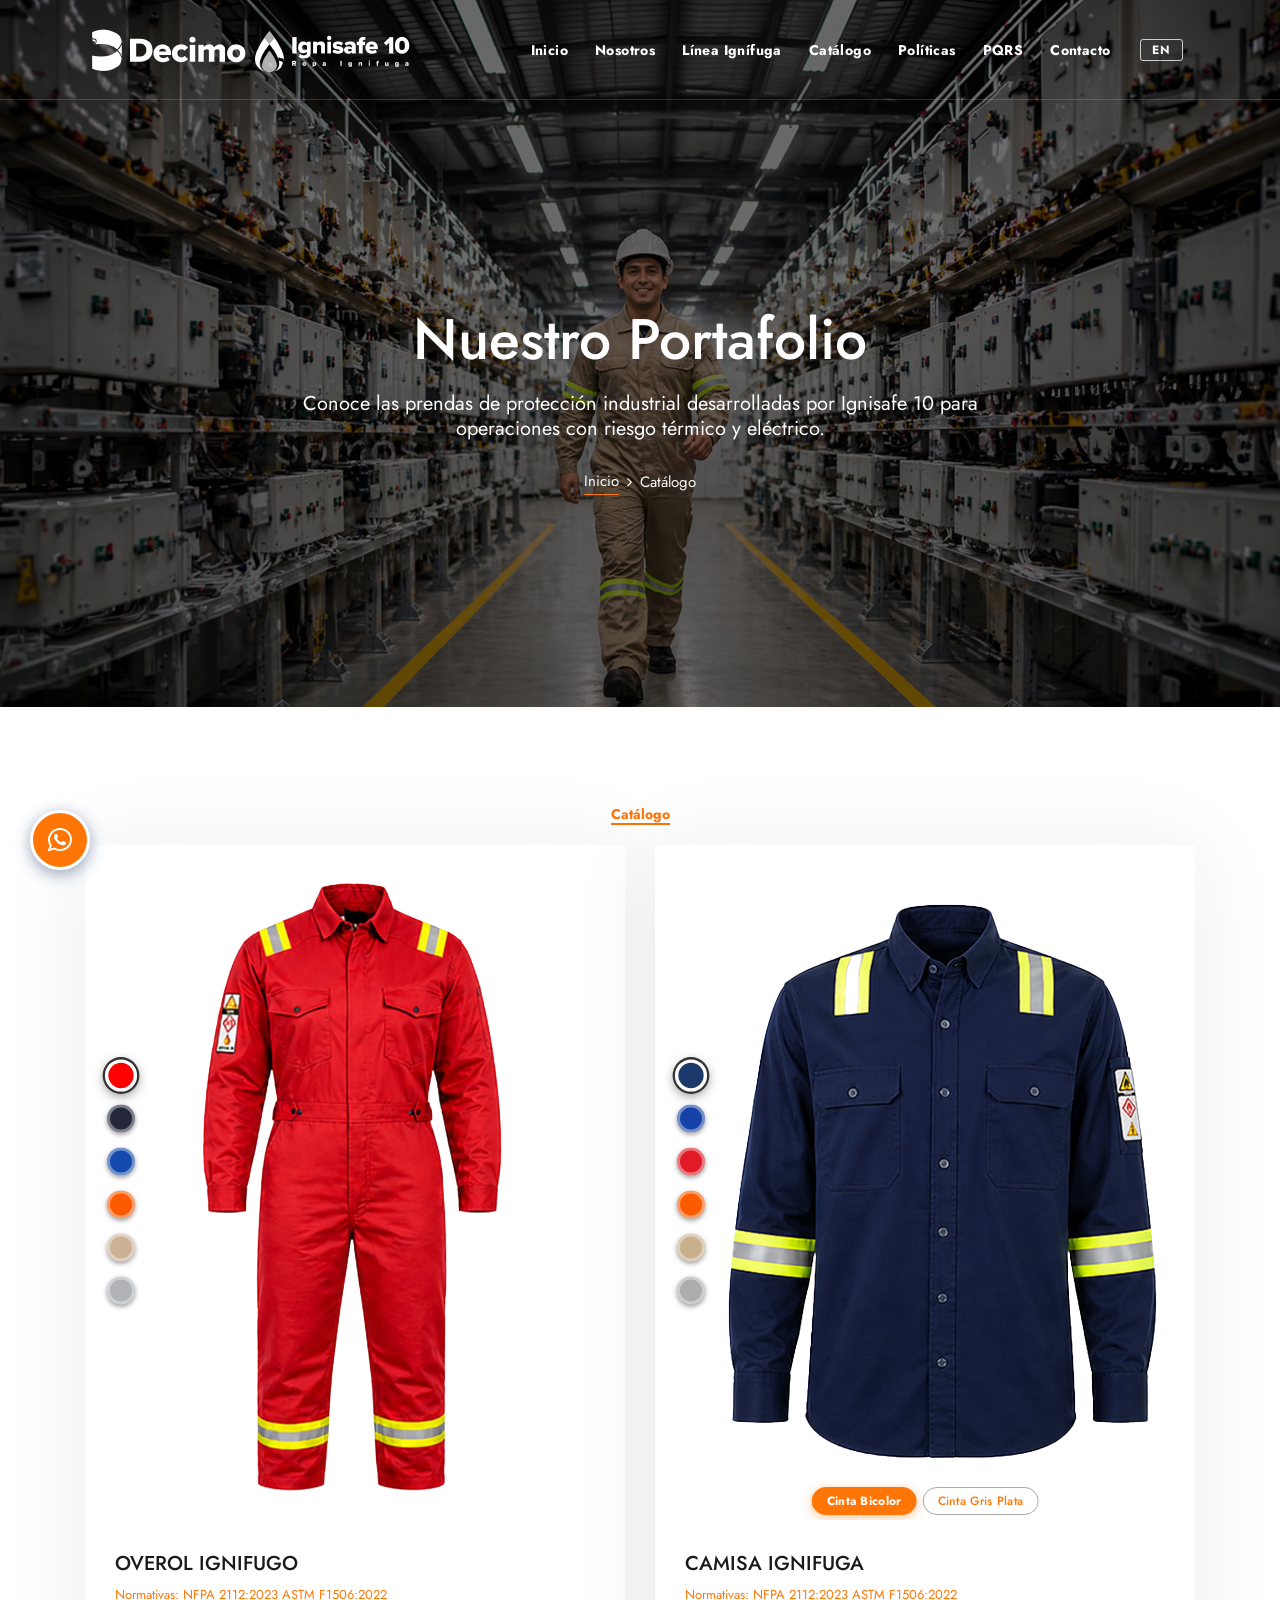
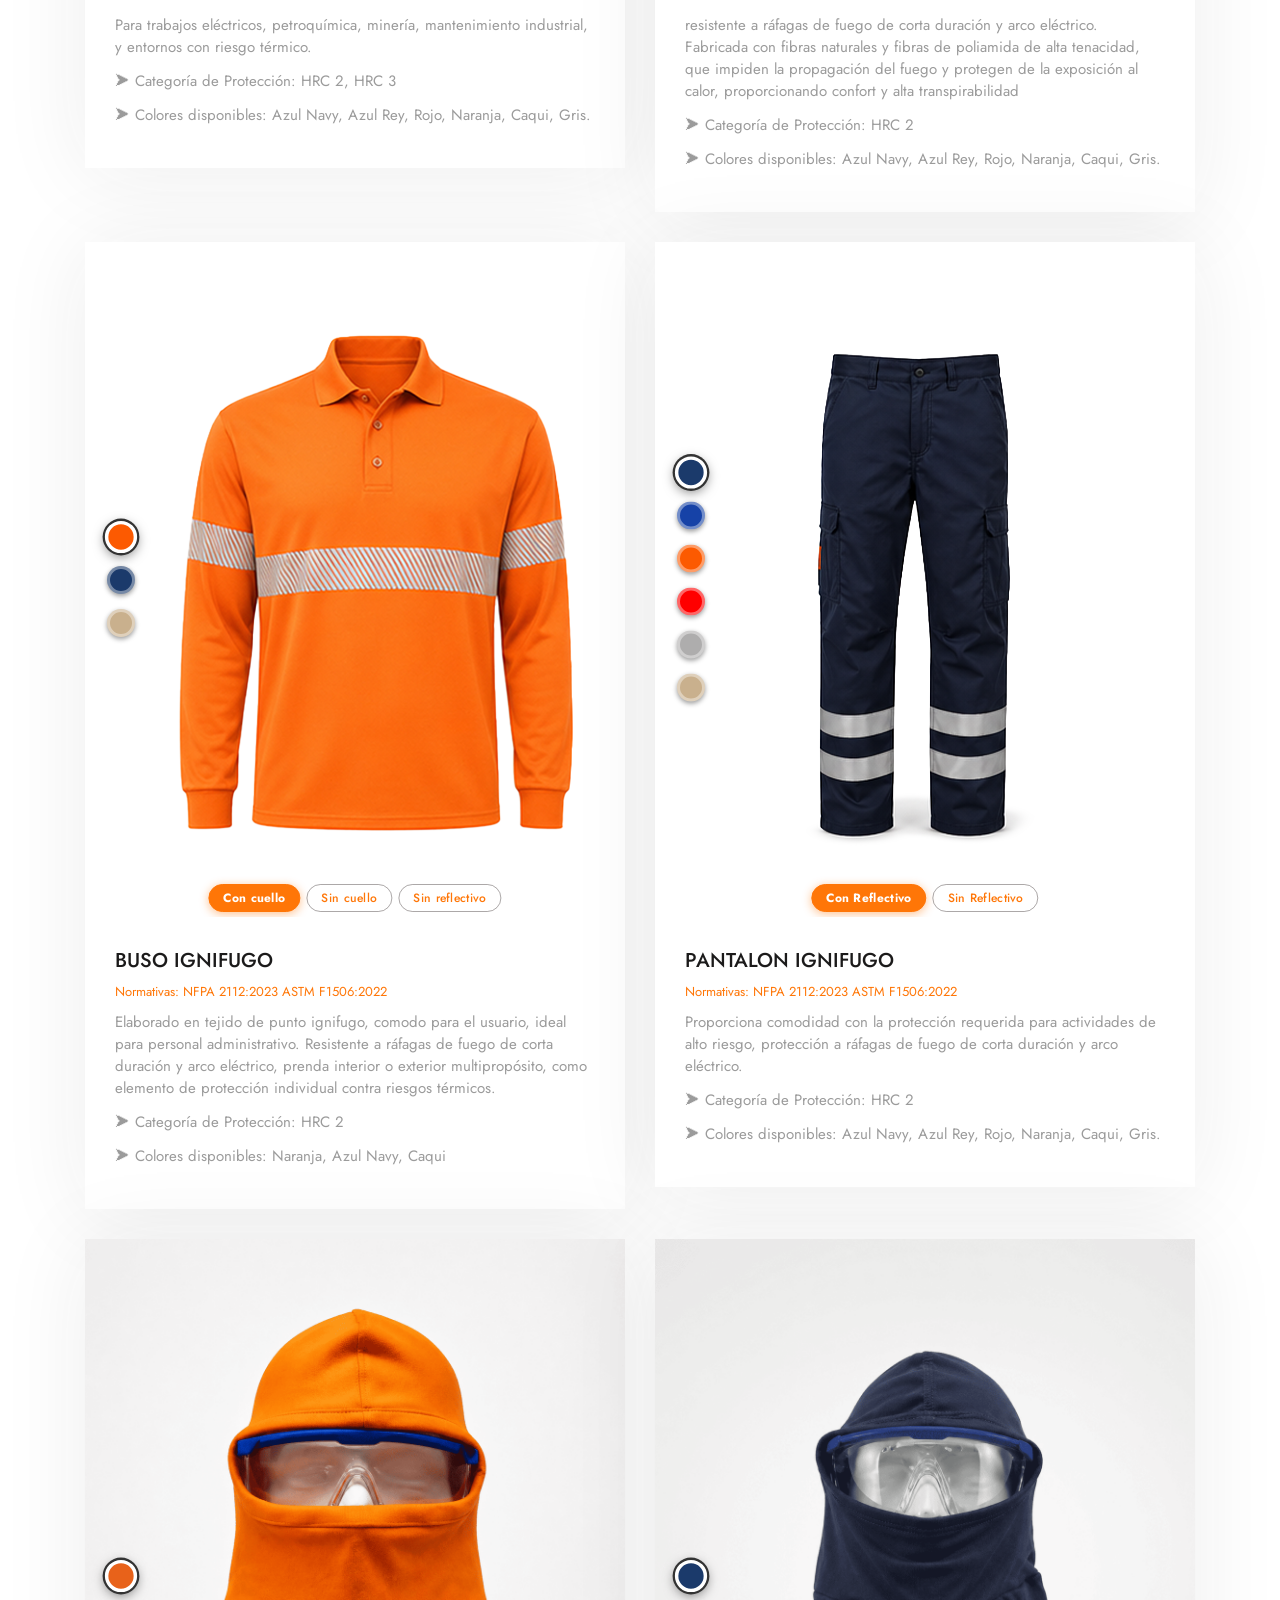
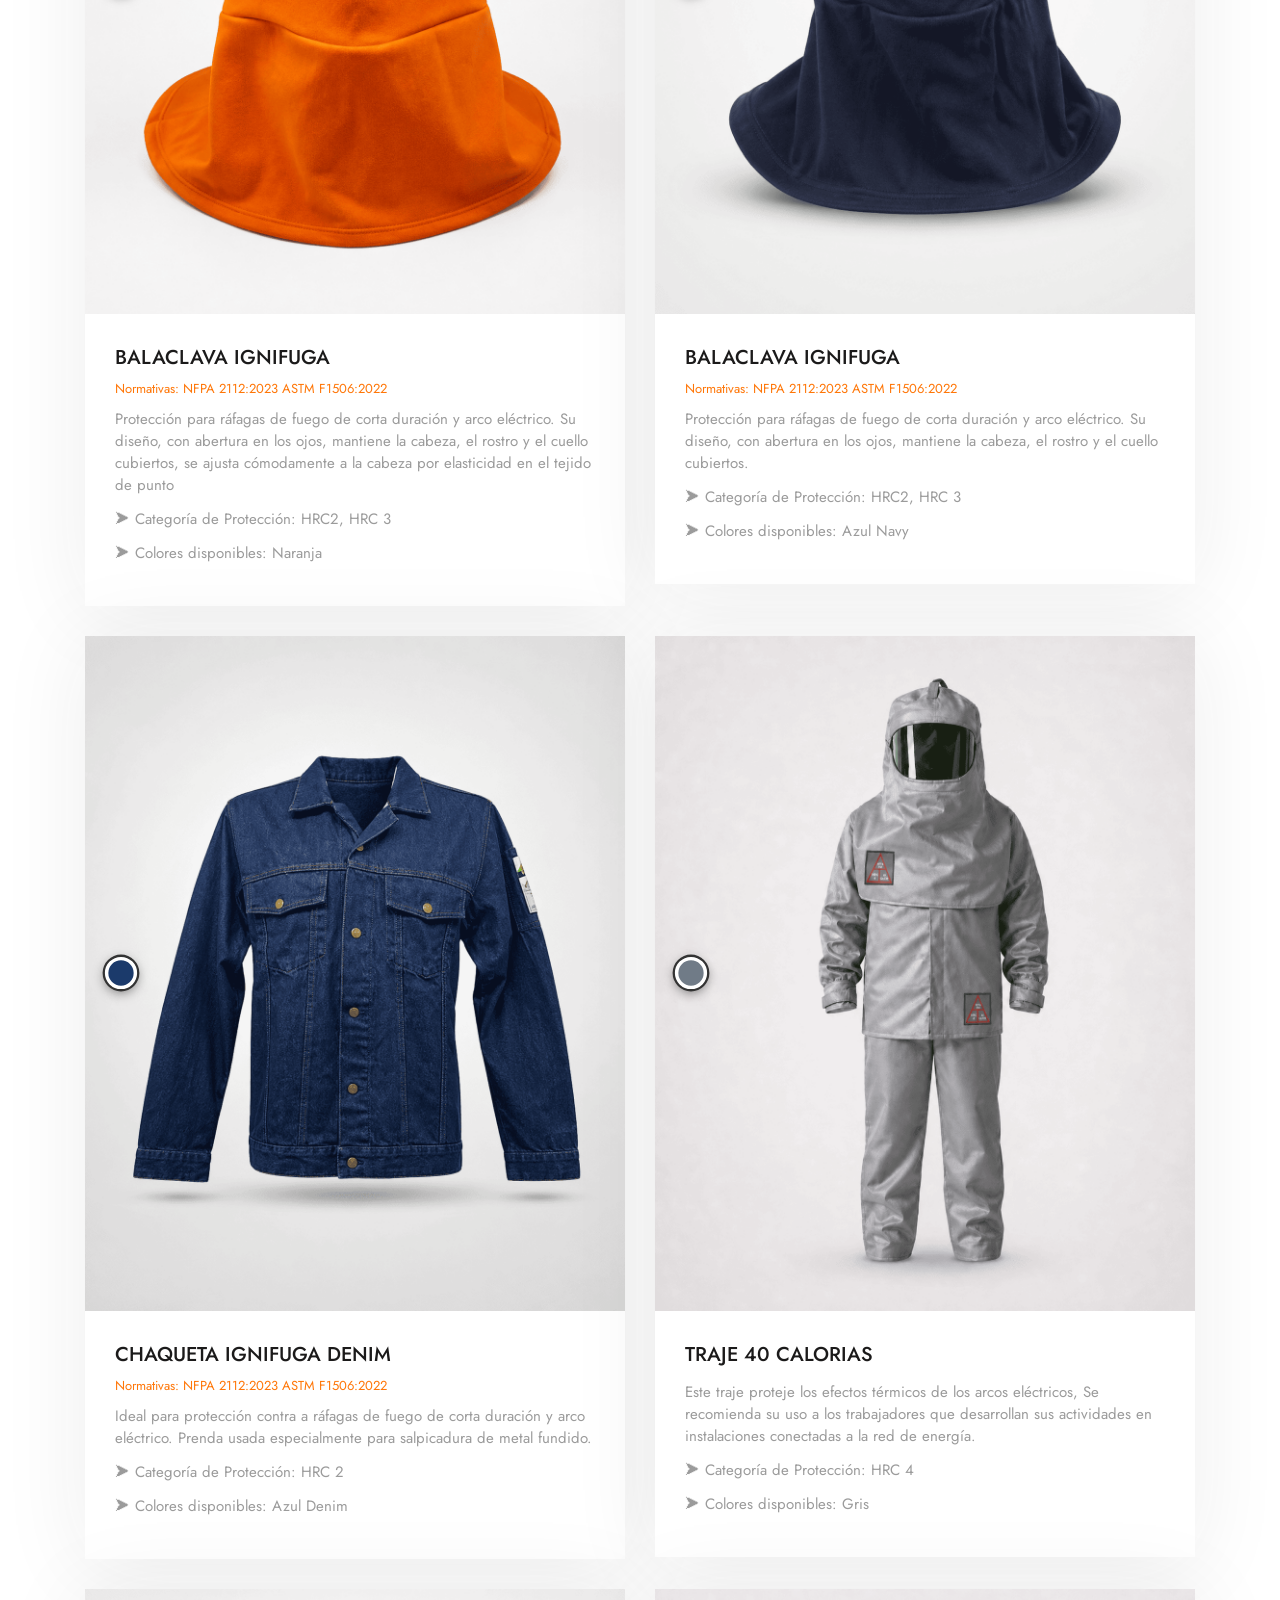
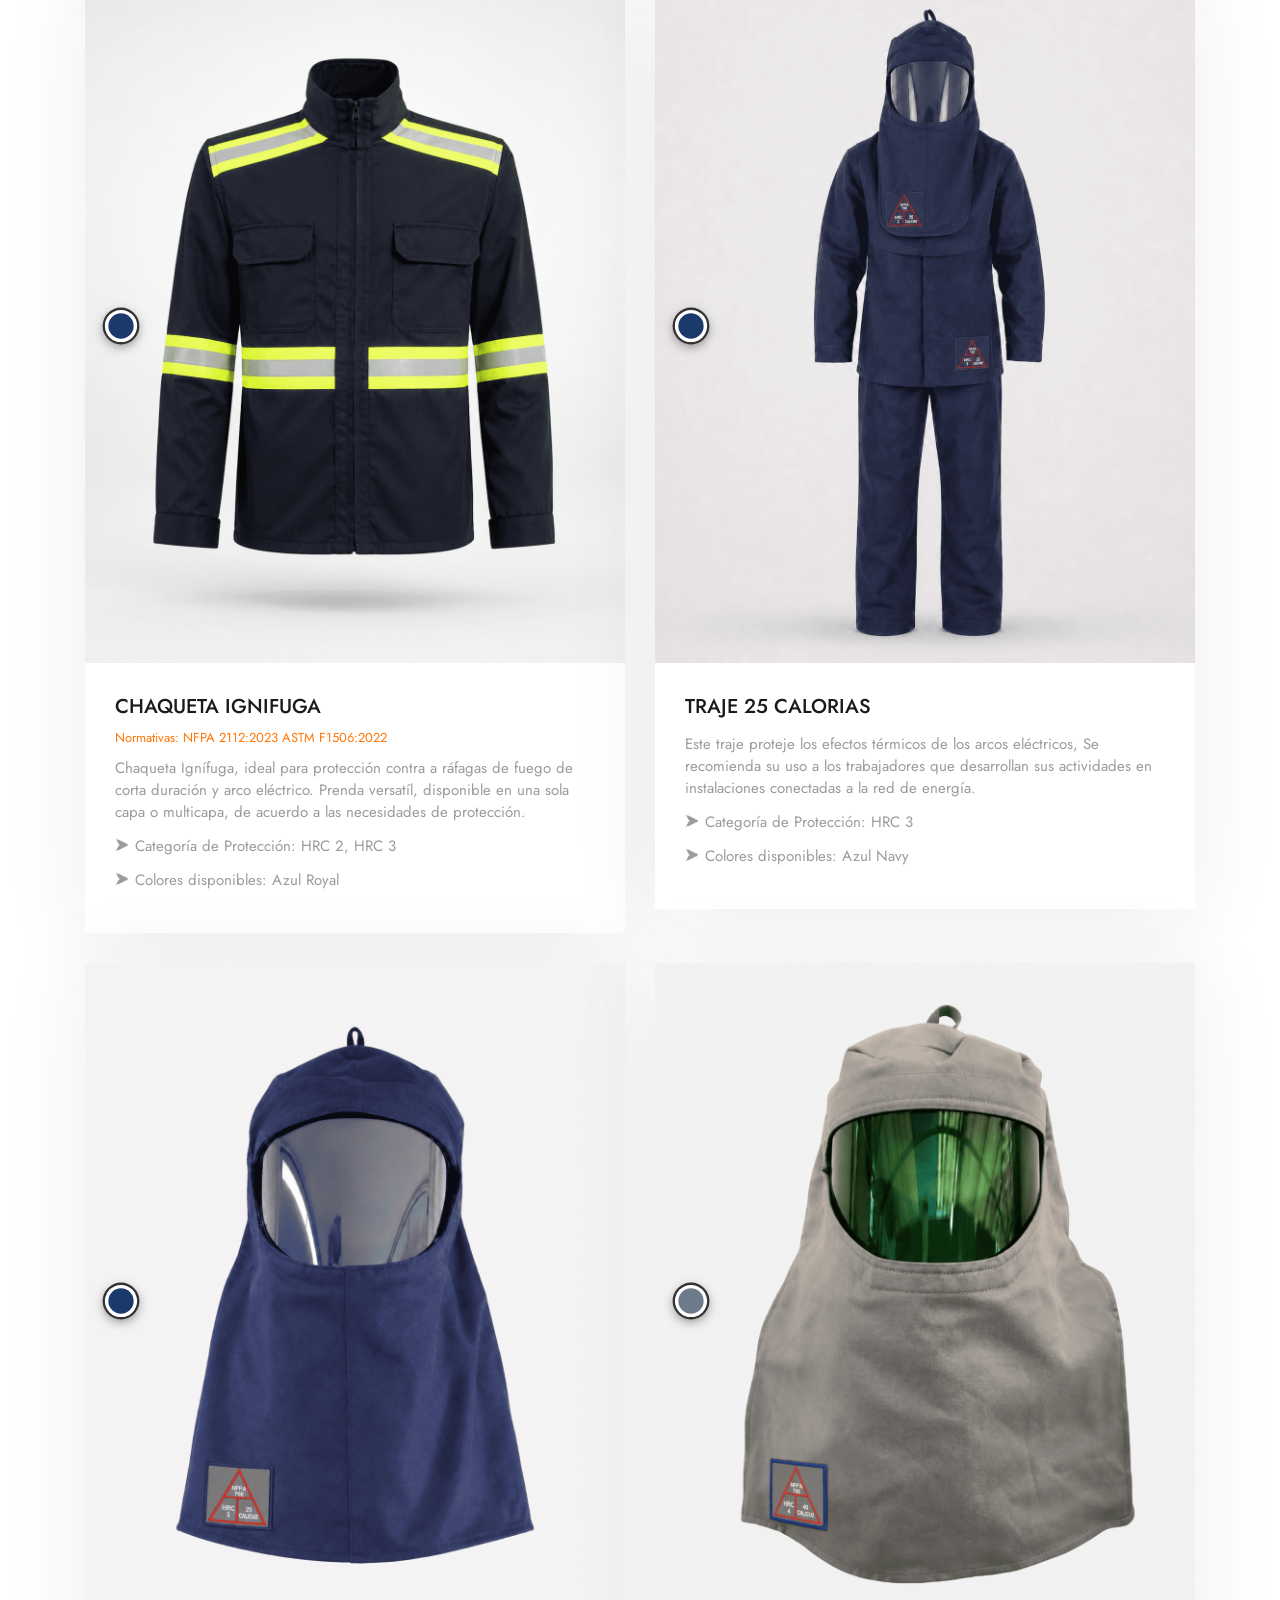
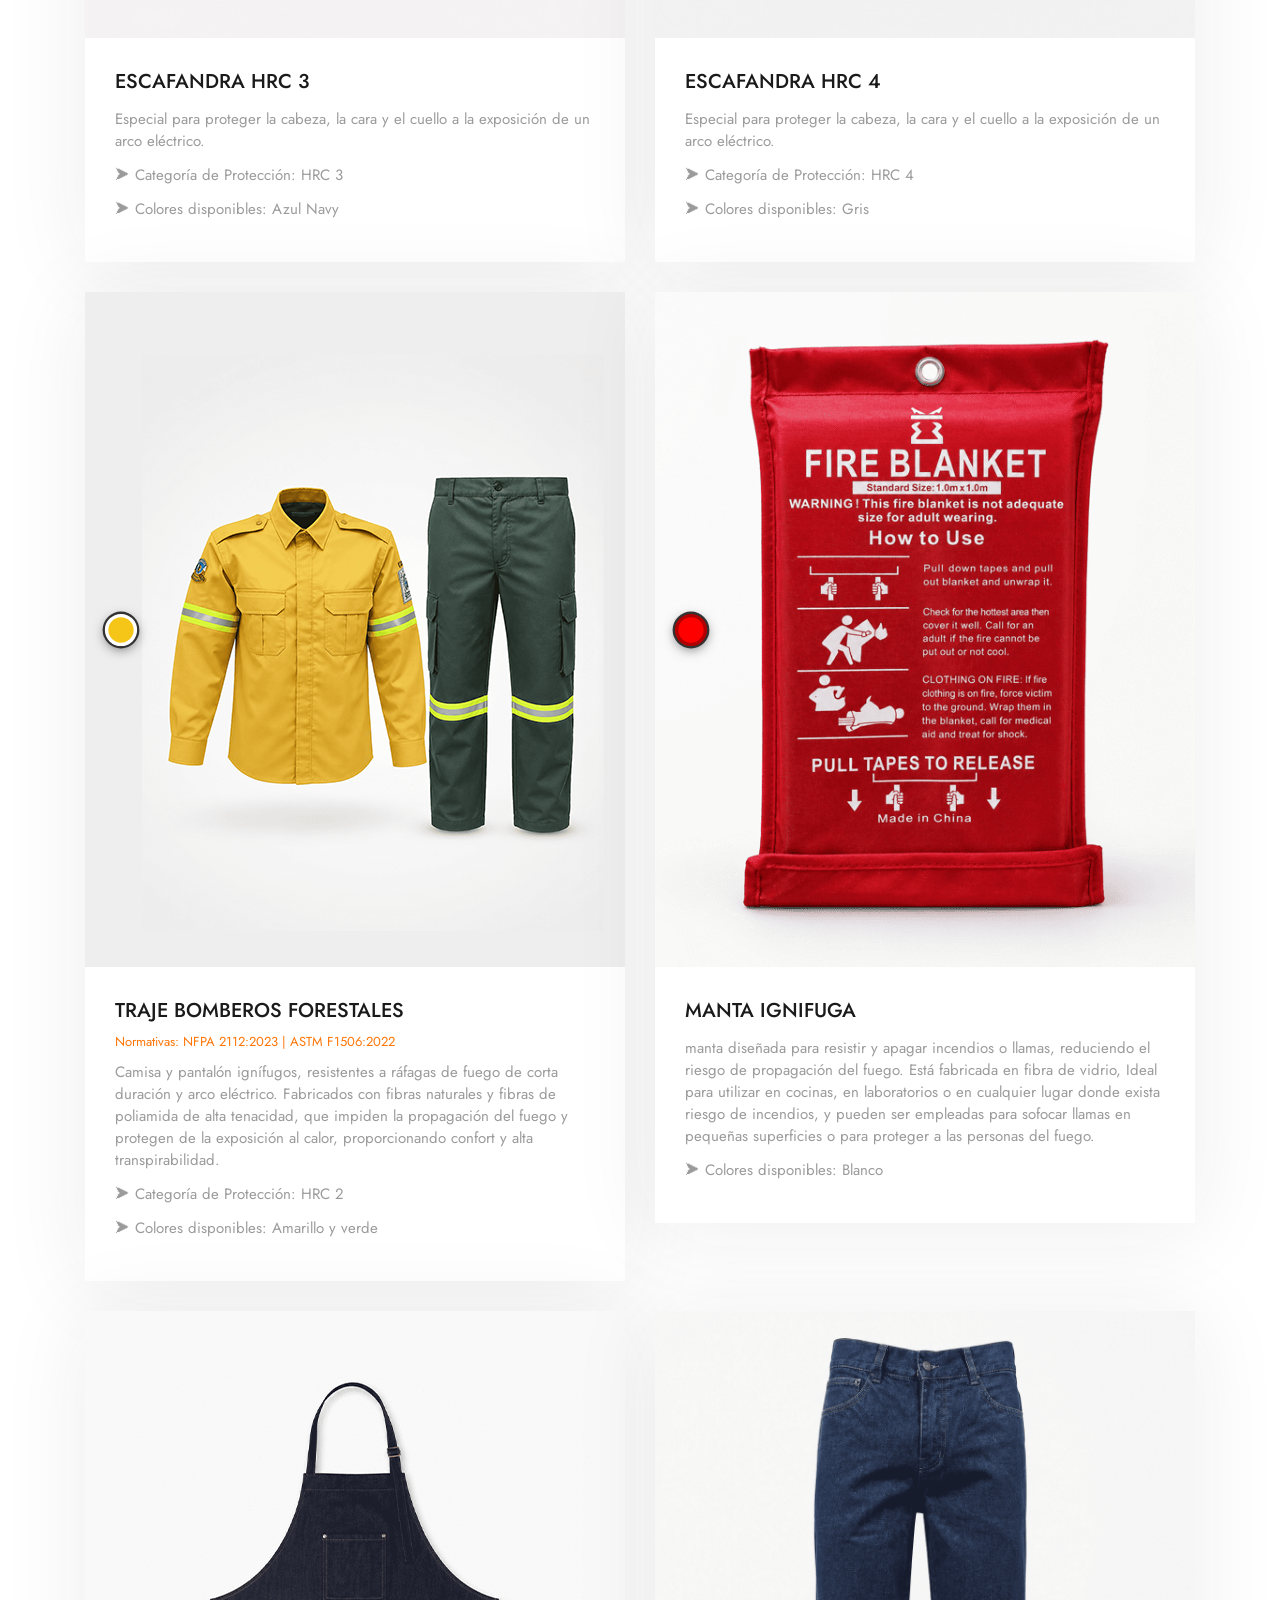
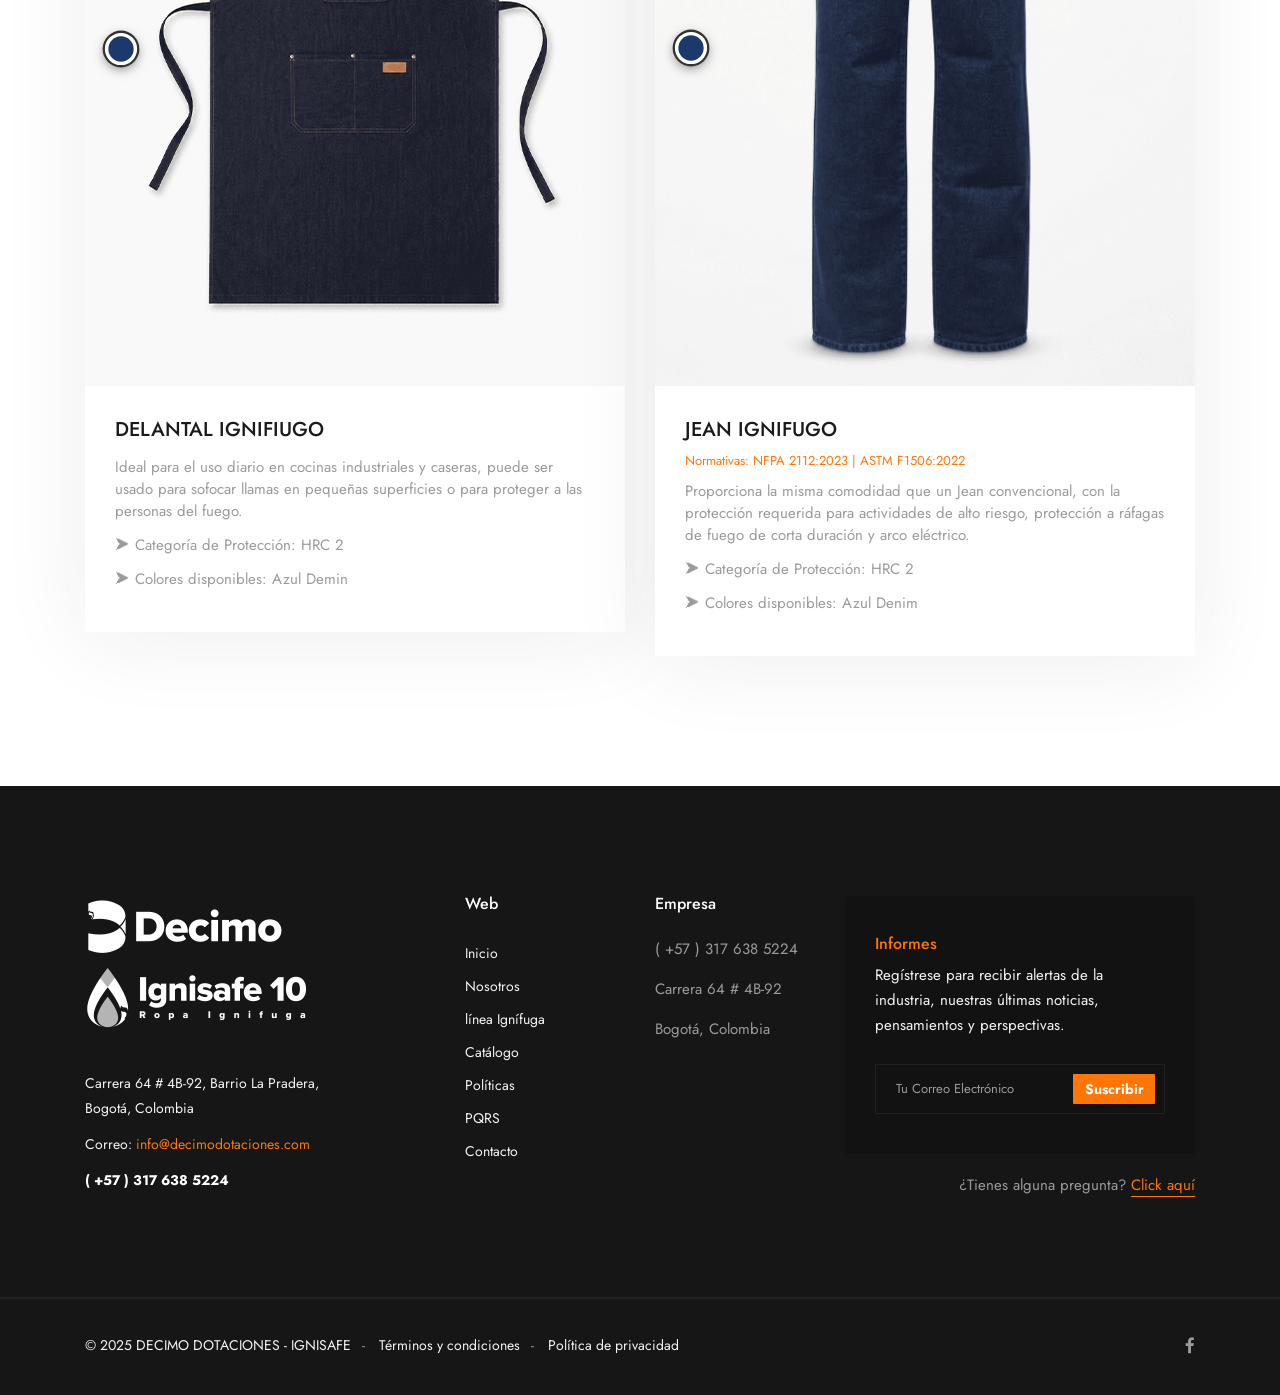
<file: catalogo.html>
<!DOCTYPE html>
<html lang="es">

<head>
  <meta charset="UTF-8" />
  <meta name="viewport" content="width=device-width, initial-scale=1.0" />
  <meta http-equiv="X-UA-Compatible" content="ie=edge" />
  <meta name="description" content="Industic - Factory and Manufacturing Html Template">
  <link href="assets/images/favicon/favicon.png" rel="icon">
  <title>Décimo Dotaciones - Catálogo</title>
  <link rel="stylesheet"
    href="https://fonts.googleapis.com/css?family=Roboto:400,500,700%7cRubik:400,500,700&display=swap">
  <link rel="stylesheet" href="assets/css/libraries.css">
  <link rel="stylesheet" href="assets/css/style.css">
  <style>
    .color-selector-wrapper {
      position: relative;
      display: block;
    }
    .color-buttons {
      position: absolute;
      left: 22px;
      top: 50%;
      transform: translateY(-50%);
      display: flex;
      flex-direction: column;
      gap: 15px;
      z-index: 2;
    }
    .color-btn {
      width: 28px;
      height: 28px;
      border-radius: 50%;
      border: 3px solid rgba(255,255,255,0.4);
      cursor: pointer;
      transition: transform 0.2s ease, border-color 0.2s ease, box-shadow 0.2s ease;
      outline: none;
      padding: 0;
      box-shadow: 0 2px 5px rgba(0,0,0,0.4);
      display: block;
      align-self: center;
    }
    .color-btn:hover {
      transform: scale(1.2);
      border-color: rgba(255,255,255,0.9);
      box-shadow: 0 3px 10px rgba(0,0,0,0.5);
    }
    .color-btn.active {
      border-color: #ffffff;
      box-shadow: 0 0 0 2px #333, 0 3px 10px rgba(0,0,0,0.5);
      transform: scale(1.15);
    }
    .color-selector-wrapper > img {
      width: 100%;
      display: block;
      object-fit: cover;
      transition: opacity 0.3s ease;
    }
    .color-selector-wrapper > img.img-loading {
      opacity: 0.5;
    }
    .project-item .project__img img {
      transition: opacity 0.3s ease;
    }
    .project-item:hover .project__img img {
      transform: none;
    }
    .pantalon-colors-wrap {
      position: absolute;
      left: 0px;
      top: 50%;
      transform: translateY(-50%);
      display: flex;
      z-index: 2;
    }
    .pantalon-type-toggle {
      position: absolute;
      bottom: 5px;
      left: 50%;
      transform: translateX(-50%);
      display: flex;
      gap: 6px;
      z-index: 3;
      white-space: nowrap;
    }
    .type-btn {
      background: transparent;
      color: #ff7607;
      border: 1.5px solid rgba(18, 6, 6, 0.35);
      border-radius: 20px;
      padding: 4px 14px;
      font-size: 12px;
      font-weight: 500;
      cursor: pointer;
      transition: background 0.18s ease, border-color 0.18s ease, color 0.18s ease, transform 0.12s ease, box-shadow 0.18s ease;
      letter-spacing: 0.3px;
    }
    .type-btn:hover {
      background: rgba(255, 255, 255, 0.18);
      color: #ff7607;
      border-color: rgba(0, 0, 0, 0.289);
      transform: translateY(-1px);
    }
    .type-btn.active {
      background: #ff7607;
      color: #fff;
      border-color: #ff7607;
      font-weight: 700;
      box-shadow: 0 2px 10px rgba(255, 118, 7, 0.45);
    }
  </style>
</head>

<body>
  <div class="wrapper">
    <!-- =========================
        Header
    =========================== -->
    <header id="header" class="header header-transparent">
      <nav class="navbar navbar-expand-lg sticky-navbar">
        <div class="container">
          <a class="navbar-brand" href="index.html">
            <img src="assets/images/logo/logo-light.png" class="logo-light" alt="logo" >
            <img src="assets/images/logo/logo-dark.png" class="logo-dark" alt="logo">
          </a>
          <button class="navbar-toggler" type="button">
            <span class="menu-lines"><span></span></span>
          </button>
          <div class="collapse navbar-collapse" id="mainNavigation">
            <ul class="navbar-nav ml-auto">
              <li class="nav__item">
                <a href="index.html" class="nav__item-link" data-i18n="nav.home">Inicio</a>
              </li>
              <li class="nav__item">
                <a href="nosotros.html" class="nav__item-link" data-i18n="nav.about">Nosotros</a>
              </li>
              <li class="nav__item">
                <a href="linea-ignifuga.html" class="nav__item-link" data-i18n="nav.flame">línea Ignífuga</a>
              </li>
              <li class="nav__item">
                <a href="catalogo.html" class="nav__item-link" data-i18n="nav.catalog">Catálogo</a>
              </li>
              <li class="nav__item">
                <a href="politicas-empresariales.html" class="nav__item-link" data-i18n="nav.policies">Políticas</a>
              </li>
              <li class="nav__item">
                <a href="https://docs.google.com/forms/d/e/1FAIpQLSfFGwjCG1T_JQYt4kFtrGWhm8Ot8-St2_dMyABzKSEfCnntng/viewform" class="nav__item-link" target="_blank">PQRS</a>
              </li>
              <li class="nav__item">
                <a href="contacto.html" class="nav__item-link" data-i18n="nav.contact">Contacto</a>
              </li>
            </ul><!-- /.navbar-nav -->
            <div class="navbar-modules">
              <ul class="list-unstyled d-flex align-items-center modules__btns-list">
                <li class="lang-switcher">
                  <button class="btn-lang" id="langBtnEn" onclick="setLang('en')">EN</button>
                  <button class="btn-lang" id="langBtnEs" onclick="setLang('es')">ES</button>
                </li>
              </ul><!-- /.modules-wrapper -->
            </div><!-- /.navbar-modules -->
          </div><!-- /.navbar-collapse -->
        </div><!-- /.container -->
      </nav><!-- /.navabr -->
    </header><!-- /.Header -->

    <!-- ========================
       page title
    =========================== -->
    <section id="page-title" class="page-title page-title-layout4 bg-overlay bg-parallax text-center">
      <div class="bg-img"><img src="assets/images/sliders/2.jpeg" alt="background"></div>
      <div class="container">
        <div class="row">
          <div class="col-sm-12 col-md-12 col-lg-8 offset-lg-2">
            <h1 class="pagetitle__heading" data-i18n="cat.page.heading">Nuestro portafolio</h1>
            <p style="color: white; font-size: 20px; margin-top: 20px;" data-i18n="cat.page.description">Conoce las prendas de protección industrial desarrolladas por Ignisafe 10 para operaciones con riesgo térmico y eléctrico.</p>
            <nav aria-label="breadcrumb">
              <ol class="breadcrumb justify-content-center">
                <li class="breadcrumb-item"><a href="index.html" data-i18n="nav.home">Inicio</a></li>
                <li class="breadcrumb-item active" aria-current="page" data-i18n="cat.page.crumb">Catálogo</li>
              </ol>
            </nav>
          </div><!-- /.col-lg-8 -->
        </div><!-- /.row -->
      </div><!-- /.container -->
    </section><!-- /.page-title -->


    <!-- ===========================
      projects Grid
    ============================= -->
    <section id="projectsGrid" class="projects projects-grid">
      <div class="container">
        <div class="row">
          <div class="col-sm-12 col-md-12 col-lg-12">
            <ul class="projects-filter justify-content-center">
              <li><a class="filter active" href="#" data-filter="all" data-i18n="cat.filter">Catálogo</a></li>
            </ul><!-- /.projects-filter  -->
          </div><!-- /.col-lg-12 -->
        </div><!-- /.row -->
        <div id="filtered-items-wrap" class="row">
          <!-- project item #1 -->
          <div class="col-sm-12 col-md-6 col-lg-6 mix filter-energy">
            <div class="project-item">
              <div class="project__img color-selector-wrapper">
                <div class="color-buttons">
                  <button class="color-btn active" style="background-color:red;" title="rojo" onclick="changeProductColor(this)" data-img="assets/images/case-studies/grid/overol/04.png" data-default="assets/images/case-studies/grid/overol/04.png"></button>
                  <button class="color-btn" style="background-color:#24283a;" title="azul noche" onclick="changeProductColor(this)" data-img="assets/images/case-studies/grid/overol/06.png" data-default="assets/images/case-studies/grid/overol/04.png"></button>
                  <button class="color-btn" style="background-color:#134aac;" title="azul intenso" onclick="changeProductColor(this)" data-img="assets/images/case-studies/grid/overol/05.png" data-default="assets/images/case-studies/grid/overol/04.png"></button>
                  <button class="color-btn" style="background-color:#fc5a01;" title="naranja" onclick="changeProductColor(this)" data-img="assets/images/case-studies/grid/overol/03.png" data-default="assets/images/case-studies/grid/overol/04.png"></button>
                  <button class="color-btn" style="background-color:#cbb295;" title="beige cálido" onclick="changeProductColor(this)" data-img="assets/images/case-studies/grid/overol/02.png" data-default="assets/images/case-studies/grid/overol/04.png"></button>
                  <button class="color-btn" style="background-color:#b1b2b7;" title="gris claro" onclick="changeProductColor(this)" data-img="assets/images/case-studies/grid/overol/01.png" data-default="assets/images/case-studies/grid/overol/04.png"></button>
                </div>
                <img src="assets/images/case-studies/grid/overol/04.png" alt="project img">
              </div><!-- /.project-img -->
              <div class="project__content">
                <h4 class="project__title"><a href="#" data-i18n="cat.p1.title">OVEROL IGNIFUGO</a></h4>
                <div class="project__cat">
                  <a href="#">Normativas: NFPA 2112:2023 ASTM F1506:2022 </a>
                </div><!-- /.project-cat -->
                <p class="project__desc" style="line-height: 22px;" data-i18n="cat.p1.desc">Para trabajos eléctricos, petroquímica, minería,
                  mantenimiento industrial, y
                  entornos con riesgo térmico.</p>
                <p class="project__desc" style="line-height: 22px;" data-i18n="cat.protCat.p1">⮞ Categoría de Protección: HRC 2, HRC 3</p>
                <p class="project__desc" style="line-height: 22px;" data-i18n="cat.p1.colors">⮞ Colores disponibles: Azul navy, azul rey, rojo, naranja, caqui, gris.</p>
              </div><!-- /.project-content -->
            </div><!-- /.project-item -->
          </div>
          <!-- project item #2 -->
          <div class="col-sm-12 col-md-6 col-lg-6 mix filter-energy">
            <div class="project-item">
              <div class="project__img color-selector-wrapper">
                <div class="pantalon-colors-wrap">
                  <div class="color-buttons" data-variant="con-rayas">
                    <button class="color-btn active" style="background-color:#1B3A6B;" title="Azul noche" onclick="changeProductColor(this)" data-img="assets/images/case-studies/grid/camisa-ignifuga/06.png" data-default="assets/images/case-studies/grid/camisa-ignifuga/06.png"></button>
                    <button class="color-btn" style="background-color:#1642a7;" title="azul intenso" onclick="changeProductColor(this)" data-img="assets/images/case-studies/grid/camisa-ignifuga/05.png" data-default="assets/images/case-studies/grid/camisa-ignifuga/06.png"></button>
                    <button class="color-btn" style="background-color:#e11a27;" title="rojo" onclick="changeProductColor(this)" data-img="assets/images/case-studies/grid/camisa-ignifuga/04.png" data-default="assets/images/case-studies/grid/camisa-ignifuga/06.png"></button>
                    <button class="color-btn" style="background-color:#fc5a01;" title="naranja" onclick="changeProductColor(this)" data-img="assets/images/case-studies/grid/camisa-ignifuga/03.png" data-default="assets/images/case-studies/grid/camisa-ignifuga/06.png"></button>
                    <button class="color-btn" style="background-color:#c9b08d;" title="beige calido" onclick="changeProductColor(this)" data-img="assets/images/case-studies/grid/camisa-ignifuga/02.png" data-default="assets/images/case-studies/grid/camisa-ignifuga/06.png"></button>
                    <button class="color-btn" style="background-color:#aeadad;" title="gris" onclick="changeProductColor(this)" data-img="assets/images/case-studies/grid/camisa-ignifuga/01.png" data-default="assets/images/case-studies/grid/camisa-ignifuga/06.png"></button>
                  </div>
                  <div class="color-buttons" data-variant="sin-rayas" style="display:none;">
                    <button class="color-btn active" style="background-color:#1B3A6B;" title="Azul noche" onclick="changeProductColor(this)" data-img="assets/images/case-studies/grid/camisa-sin-reflectivo/06.png" data-default="assets/images/case-studies/grid/camisa-sin-reflectivo/06.png"></button>
                    <button class="color-btn" style="background-color:#1642a7;" title="azul intenso" onclick="changeProductColor(this)" data-img="assets/images/case-studies/grid/camisa-sin-reflectivo/05.png" data-default="assets/images/case-studies/grid/camisa-sin-reflectivo/06.png"></button>
                    <button class="color-btn" style="background-color:#e11a27;" title="rojo" onclick="changeProductColor(this)" data-img="assets/images/case-studies/grid/camisa-sin-reflectivo/04.png" data-default="assets/images/case-studies/grid/camisa-sin-reflectivo/06.png"></button>
                    <button class="color-btn" style="background-color:#fc5a01;" title="naranja" onclick="changeProductColor(this)" data-img="assets/images/case-studies/grid/camisa-sin-reflectivo/03.png" data-default="assets/images/case-studies/grid/camisa-sin-reflectivo/06.png"></button>
                    <button class="color-btn" style="background-color:#c9b08d;" title="beige calido" onclick="changeProductColor(this)" data-img="assets/images/case-studies/grid/camisa-sin-reflectivo/02.png" data-default="assets/images/case-studies/grid/camisa-sin-reflectivo/06.png"></button>
                    <button class="color-btn" style="background-color:#aeadad;" title="gris" onclick="changeProductColor(this)" data-img="assets/images/case-studies/grid/camisa-sin-reflectivo/01.png" data-default="assets/images/case-studies/grid/camisa-sin-reflectivo/06.png"></button>
                  </div>
                </div>
                <img src="assets/images/case-studies/grid/camisa-ignifuga/06.png" alt="project img">
                <div class="pantalon-type-toggle">
                  <button class="type-btn active" data-target="con-rayas" data-i18n="cat.p2.btn.combinada" onclick="switchPantalon(this)">Cinta Bicolor</button>
                  <button class="type-btn" data-target="sin-rayas" data-i18n="cat.p2.btn.simple" onclick="switchPantalon(this)">Cinta Gris Plata</button>
                </div>
              </div><!-- /.project-img -->
              <div class="project__content">
                <h4 class="project__title"><a href="#" data-i18n="cat.p2.title">CAMISA IGNIFUGA</a></h4>
                <div class="project__cat">
                  <a href="#">Normativas: NFPA 2112:2023 ASTM F1506:2022 </a>
                </div><!-- /.project-cat -->
                <p class="project__desc" style="line-height: 22px;" data-i18n="cat.p2.desc">resistente a ráfagas de fuego de corta duración y
                  arco eléctrico. Fabricada con
                  fibras naturales y fibras de poliamida de alta tenacidad, que impiden la propagación del fuego y
                  protegen de la exposición al calor, proporcionando confort y alta transpirabilidad</p>
                <p class="project__desc" style="line-height: 22px;" data-i18n="cat.protCat.p2">⮞ Categoría de Protección: HRC 2</p>
                <p class="project__desc" style="line-height: 22px;" data-i18n="cat.p2.colors">⮞ Colores disponibles: Azul navy, azul rey, rojo, naranja, caqui, gris.
                </p>
              </div><!-- /.project-content -->
            </div><!-- /.project-item -->
          </div>
          <!-- project item #3 -->
          <div class="col-sm-12 col-md-6 col-lg-6 mix filter-energy">
            <div class="project-item">
              <div class="project__img color-selector-wrapper">
                <div class="pantalon-colors-wrap">
                  <div class="color-buttons" data-variant="con-cuello">
                    <button class="color-btn active" style="background-color:#fc5a01;" title="naranja" onclick="changeProductColor(this)" data-img="assets/images/case-studies/grid/buso/03.png" data-default="assets/images/case-studies/grid/buso/03.png"></button>
                    <button class="color-btn" style="background-color:#1B3A6B;" title="azul noche" onclick="changeProductColor(this)" data-img="assets/images/case-studies/grid/buso/02.png" data-default="assets/images/case-studies/grid/buso/03.png"></button>
                    <button class="color-btn" style="background-color:#c9b08d;" title="beige caliente" onclick="changeProductColor(this)" data-img="assets/images/case-studies/grid/buso/01.png" data-default="assets/images/case-studies/grid/buso/03.png"></button>
                  </div>
                  <div class="color-buttons" data-variant="sin-cuello-reflectivo" style="display:none;">
                    <button class="color-btn active" style="background-color:#fc5a01;" title="naranja" onclick="changeProductColor(this)" data-img="assets/images/case-studies/grid/buso-sin-cuello-reflectivo/03.png" data-default="assets/images/case-studies/grid/buso-sin-cuello-reflectivo/03.png"></button>
                    <button class="color-btn" style="background-color:#1B3A6B;" title="azul noche" onclick="changeProductColor(this)" data-img="assets/images/case-studies/grid/buso-sin-cuello-reflectivo/02.png" data-default="assets/images/case-studies/grid/buso-sin-cuello-reflectivo/03.png"></button>
                    <button class="color-btn" style="background-color:#c9b08d;" title="beige caliente" onclick="changeProductColor(this)" data-img="assets/images/case-studies/grid/buso-sin-cuello-reflectivo/01.png" data-default="assets/images/case-studies/grid/buso-sin-cuello-reflectivo/03.png"></button>
                  </div>
                  <div class="color-buttons" data-variant="sin-cuello-sin-reflectivo" style="display:none;">
                    <button class="color-btn active" style="background-color:#fc5a01;" title="naranja" onclick="changeProductColor(this)" data-img="assets/images/case-studies/grid/buso-sin-cuello-sin-reflectivo/03.png" data-default="assets/images/case-studies/grid/buso-sin-cuello-sin-reflectivo/03.png"></button>
                    <button class="color-btn" style="background-color:#1B3A6B;" title="azul noche" onclick="changeProductColor(this)" data-img="assets/images/case-studies/grid/buso-sin-cuello-sin-reflectivo/02.png" data-default="assets/images/case-studies/grid/buso-sin-cuello-sin-reflectivo/03.png"></button>
                    <button class="color-btn" style="background-color:#c9b08d;" title="beige caliente" onclick="changeProductColor(this)" data-img="assets/images/case-studies/grid/buso-sin-cuello-sin-reflectivo/01.png" data-default="assets/images/case-studies/grid/buso-sin-cuello-sin-reflectivo/03.png"></button>
                  </div>
                </div>
                <img src="assets/images/case-studies/grid/buso/03.png" alt="project img">
                <div class="pantalon-type-toggle">
                  <button class="type-btn active" data-target="con-cuello" data-i18n="cat.p3.btn.conCuello" onclick="switchPantalon(this)">Con cuello</button>
                  <button class="type-btn" data-target="sin-cuello-reflectivo" data-i18n="cat.p3.btn.sinCuello" onclick="switchPantalon(this)">Sin cuello</button>
                  <button class="type-btn" data-target="sin-cuello-sin-reflectivo" data-i18n="cat.p3.btn.sinReflectivo" onclick="switchPantalon(this)">Sin reflectivo</button>
                </div>
              </div><!-- /.project-img -->
              <div class="project__content">
                <h4 class="project__title"><a href="#" data-i18n="cat.p3.title">BUSO IGNIFUGO</a></h4>
                <div class="project__cat">
                  <a href="#">Normativas: NFPA 2112:2023 ASTM F1506:2022 </a>
                </div><!-- /.project-cat -->
                <p class="project__desc" style="line-height: 22px;" data-i18n="cat.p3.desc">Resistente a ráfagas de fuego de corta duración y
                  arco eléctrico, prenda interior o exterior multipropósito, como elemento de protección individual
                  contra riesgos térmicos.</p>
                <p class="project__desc" style="line-height: 22px;" data-i18n="cat.protCat.p3">⮞ Categoría de Protección: HRC 2</p>
                <p class="project__desc" style="line-height: 22px;" data-i18n="cat.p3.colors">⮞ Colores disponibles: Azul Navy</p>
              </div><!-- /.project-content -->
            </div><!-- /.project-item -->
          </div>
          <!-- project item #4 -->
          <div class="col-sm-12 col-md-6 col-lg-6 mix filter-energy">
            <div class="project-item">
              <div class="project__img color-selector-wrapper">
                <div class="pantalon-colors-wrap">
                  <div class="color-buttons" data-variant="con-rayas">
                    <button class="color-btn active" style="background-color:#1B3A6B;" title="azul noche" onclick="changeProductColor(this)" data-img="assets/images/case-studies/grid/pantalon/01.png" data-default="assets/images/case-studies/grid/pantalon/01.png"></button>
                    <button class="color-btn" style="background-color:#1642a7;" title="azul intenso" onclick="changeProductColor(this)" data-img="assets/images/case-studies/grid/pantalon/02.png" data-default="assets/images/case-studies/grid/pantalon/01.png"></button>
                    <button class="color-btn" style="background-color:#fc5a01;" title="naranja" onclick="changeProductColor(this)" data-img="assets/images/case-studies/grid/pantalon/03.png" data-default="assets/images/case-studies/grid/pantalon/01.png"></button>
                    <button class="color-btn" style="background-color:red;" title="rojo" onclick="changeProductColor(this)" data-img="assets/images/case-studies/grid/pantalon/06.png" data-default="assets/images/case-studies/grid/pantalon/01.png"></button>
                    <button class="color-btn" style="background-color:#aeadad;" title="gris claro" onclick="changeProductColor(this)" data-img="assets/images/case-studies/grid/pantalon/04.png" data-default="assets/images/case-studies/grid/pantalon/01.png"></button>
                    <button class="color-btn" style="background-color:#c9b08d;" title="beige caliente" onclick="changeProductColor(this)" data-img="assets/images/case-studies/grid/pantalon/05.png" data-default="assets/images/case-studies/grid/pantalon/01.png"></button>
                  </div>
                  <div class="color-buttons" data-variant="sin-rayas" style="display:none;">
                    <button class="color-btn active" style="background-color:#1B3A6B;" title="azul noche" onclick="changeProductColor(this)" data-img="assets/images/case-studies/grid/pantalon-sin-rayas/01.png" data-default="assets/images/case-studies/grid/pantalon-sin-rayas/01.png"></button>
                    <button class="color-btn" style="background-color:#1642a7;" title="azul intenso" onclick="changeProductColor(this)" data-img="assets/images/case-studies/grid/pantalon-sin-rayas/02.png" data-default="assets/images/case-studies/grid/pantalon-sin-rayas/01.png"></button>
                    <button class="color-btn" style="background-color:#fc5a01;" title="naranja" onclick="changeProductColor(this)" data-img="assets/images/case-studies/grid/pantalon-sin-rayas/03.png" data-default="assets/images/case-studies/grid/pantalon-sin-rayas/01.png"></button>
                    <button class="color-btn" style="background-color:red;" title="rojo" onclick="changeProductColor(this)" data-img="assets/images/case-studies/grid/pantalon-sin-rayas/06.png" data-default="assets/images/case-studies/grid/pantalon-sin-rayas/01.png"></button>
                    <button class="color-btn" style="background-color:#aeadad;" title="gris claro" onclick="changeProductColor(this)" data-img="assets/images/case-studies/grid/pantalon-sin-rayas/04.png" data-default="assets/images/case-studies/grid/pantalon-sin-rayas/01.png"></button>
                    <button class="color-btn" style="background-color:#c9b08d;" title="beige caliente" onclick="changeProductColor(this)" data-img="assets/images/case-studies/grid/pantalon-sin-rayas/05.png" data-default="assets/images/case-studies/grid/pantalon-sin-rayas/01.png"></button>
                  </div>
                </div>
                <img src="assets/images/case-studies/grid/pantalon/01.png" alt="project img">
                <div class="pantalon-type-toggle">
                  <button class="type-btn active" data-target="con-rayas" data-i18n="cat.p4.btn.conReflectivo" onclick="switchPantalon(this)">Con Reflectivo</button>
                  <button class="type-btn" data-target="sin-rayas" data-i18n="cat.p4.btn.sinReflectivo" onclick="switchPantalon(this)">Sin Reflectivo</button>
                </div>
              </div><!-- /.project-img -->
              <div class="project__content">
                <h4 class="project__title"><a href="#" data-i18n="cat.p4.title">PANTALON IGNIFUGO</a></h4>
                <div class="project__cat">
                  <a href="#">Normativas: NFPA 2112:2023 ASTM F1506:2022 </a>
                </div><!-- /.project-cat -->
                <p class="project__desc" style="line-height: 22px;" data-i18n="cat.p4.desc">Proporciona comodidad con la protección requerida
                  para actividades de alto riesgo, protección a ráfagas de fuego de corta duración y arco eléctrico.</p>
                <p class="project__desc" style="line-height: 22px;" data-i18n="cat.protCat.p4">⮞ Categoría de Protección: HRC 2</p>
                <p class="project__desc" style="line-height: 22px;" data-i18n="cat.p4.colors">⮞ Colores disponibles: Azul Navy, Caqui, Azul Royal.
                </p>
              </div><!-- /.project-content -->
            </div><!-- /.project-item -->
          </div>
          <!-- project item #5 -->
          <div class="col-sm-12 col-md-6 col-lg-6 mix filter-energy">
            <div class="project-item">
              <div class="project__img color-selector-wrapper">
                <div class="color-buttons">
                  <button class="color-btn active" style="background-color:#E8621A;" title="Naranja" onclick="changeProductColor(this)" data-img="assets/images/case-studies/grid/5-orange.png" data-default="assets/images/case-studies/grid/5.png"></button>
                </div>
                <img src="assets/images/case-studies/grid/5.png" alt="project img">
              </div><!-- /.project-img -->
              <div class="project__content">
                <h4 class="project__title"><a href="#" data-i18n="cat.p5.title">BALACLAVA IGNIFUGA</a></h4>
                <div class="project__cat">
                  <a href="#">Normativas: NFPA 2112:2023 ASTM F1506:2022 </a>
                </div><!-- /.project-cat -->
                <p class="project__desc" style="line-height: 22px;" data-i18n="cat.p5.desc">Protección para ráfagas de fuego de corta duración y
                  arco eléctrico. Su diseño, con abertura en los ojos, mantiene la cabeza, el rostro y el cuello
                  cubiertos, se ajusta cómodamente a la cabeza por elasticidad en el tejido de punto</p>
                <p class="project__desc" style="line-height: 22px;" data-i18n="cat.protCat.p5">⮞ Categoría de Protección: HRC2, HRC 3</p>
                <p class="project__desc" style="line-height: 22px;" data-i18n="cat.p5.colors">⮞ Colores disponibles: Azul Navy Orange</p>
              </div><!-- /.project-content -->
            </div><!-- /.project-item -->
          </div>
          <!-- project item #6 -->
          <div class="col-sm-12 col-md-6 col-lg-6 mix filter-energy">
            <div class="project-item">
              <div class="project__img color-selector-wrapper">
                <div class="color-buttons">
                  <button class="color-btn active" style="background-color:#1B3A6B;" title="Azul Navy" onclick="changeProductColor(this)" data-img="assets/images/case-studies/grid/6-navy.png" data-default="assets/images/case-studies/grid/6.png"></button>
                </div>
                <img src="assets/images/case-studies/grid/6.png" alt="project img">
              </div><!-- /.project-img -->
              <div class="project__content">
                <h4 class="project__title"><a href="#" data-i18n="cat.p6.title">BALACLAVA IGNIFUGA</a></h4>
                <div class="project__cat">
                  <a href="#">Normativas: NFPA 2112:2023 ASTM F1506:2022 </a>
                </div><!-- /.project-cat -->
                <p class="project__desc" style="line-height: 22px;" data-i18n="cat.p6.desc">Protección para ráfagas de fuego de corta duración y
                  arco eléctrico. Su diseño, con abertura en los ojos, mantiene la cabeza, el rostro y el cuello
                  cubiertos.</p>
                <p class="project__desc" style="line-height: 22px;" data-i18n="cat.protCat.p6">⮞ Categoría de Protección: HRC2, HRC 3</p>
                <p class="project__desc" style="line-height: 22px;" data-i18n="cat.p6.colors">⮞ Colores disponibles: Azul Navy, Gris</p>
              </div><!-- /.project-content -->
            </div><!-- /.project-item -->
          </div>
          <!-- project item #7 -->
          <div class="col-sm-12 col-md-6 col-lg-6 mix filter-energy">
            <div class="project-item">
              <div class="project__img color-selector-wrapper">
                <div class="color-buttons">
                  <button class="color-btn active" style="background-color:#1B3A6B;" title="Azul Denim" onclick="changeProductColor(this)" data-img="assets/images/case-studies/grid/7-denim.png" data-default="assets/images/case-studies/grid/7.png"></button>
                </div>
                <img src="assets/images/case-studies/grid/7.png" alt="project img">
              </div><!-- /.project-img -->
              <div class="project__content">
                <h4 class="project__title"><a href="#" data-i18n="cat.p7.title">CHAQUETA IGNIFUGA DENIM</a></h4>
                <div class="project__cat">
                  <a href="#">Normativas: NFPA 2112:2023 ASTM F1506:2022 </a>
                </div><!-- /.project-cat -->
                <p class="project__desc" style="line-height: 22px;" data-i18n="cat.p7.desc">Ideal para protección contra a ráfagas de fuego de
                  corta duración y arco eléctrico. Prenda usada especialmente para salpicadura de metal fundido.</p>
                <p class="project__desc" style="line-height: 22px;" data-i18n="cat.protCat.p7">⮞ Categoría de Protección: HRC 2</p>
                <p class="project__desc" style="line-height: 22px;" data-i18n="cat.p7.colors">⮞ Colores disponibles: Azul Denim</p>
              </div><!-- /.project-content -->
            </div><!-- /.project-item -->
          </div>
          <!-- project item #8 -->
          <div class="col-sm-12 col-md-6 col-lg-6 mix filter-energy">
            <div class="project-item">
              <div class="project__img color-selector-wrapper">
                <div class="color-buttons">
                  <button class="color-btn active" style="background-color:#707b87;" title="Gris" onclick="changeProductColor(this)" data-img="assets/images/case-studies/grid/8-grey.png" data-default="assets/images/case-studies/grid/8.png"></button>
                </div>
                <img src="assets/images/case-studies/grid/8.png" alt="project img">
              </div><!-- /.project-img -->
              <div class="project__content">
                <h4 class="project__title"><a href="#" data-i18n="cat.p8.title">TRAJE 40 CALORIAS</a></h4>
                <div class="project__cat">
                </div><!-- /.project-cat -->
                <p class="project__desc" style="line-height: 22px;" data-i18n="cat.p8.desc">Este traje proteje los efectos térmicos de los arcos
                  eléctricos, Se recomienda su uso a los trabajadores que desarrollan sus actividades en instalaciones
                  conectadas a la red de energía.</p>
                <p class="project__desc" style="line-height: 22px;" data-i18n="cat.protCat.p8">⮞ Categoría de Protección: HRC 4</p>
                <p class="project__desc" style="line-height: 22px;" data-i18n="cat.p8.colors">⮞ Colores disponibles: Azul Navy, Gris</p>
              </div><!-- /.project-content -->
            </div><!-- /.project-item -->
          </div>
          <!-- project item #9 -->
          <div class="col-sm-12 col-md-6 col-lg-6 mix filter-energy">
            <div class="project-item">
              <div class="project__img color-selector-wrapper">
                <div class="color-buttons">
                  <button class="color-btn active" style="background-color:#1B3A6B;" title="Azul Navy" onclick="changeProductColor(this)" data-img="assets/images/case-studies/grid/9-navy.png" data-default="assets/images/case-studies/grid/9.png"></button>
                </div>
                <img src="assets/images/case-studies/grid/9.png" alt="project img">
              </div><!-- /.project-img -->
              <div class="project__content">
                <h4 class="project__title"><a href="#" data-i18n="cat.p9.title">CHAQUETA IGNIFUGA</a></h4>
                <div class="project__cat">
                  <a href="#">Normativas: NFPA 2112:2023 ASTM F1506:2022 </a>
                </div><!-- /.project-cat -->
                <p class="project__desc" style="line-height: 22px;" data-i18n="cat.p9.desc">Chaqueta Ignífuga, ideal para protección contra a
                  ráfagas de fuego de corta duración y arco eléctrico. Prenda versatíl, disponible en una sola capa o
                  multicapa, de acuerdo a las necesidades de protección.</p>
                <p class="project__desc" style="line-height: 22px;" data-i18n="cat.protCat.p9">⮞ Categoría de Protección: HRC 2, HRC 3</p>
                <p class="project__desc" style="line-height: 22px;" data-i18n="cat.p9.colors">⮞ Colores disponibles: Azul Navy, Gris, Azul Royal
                </p>
              </div><!-- /.project-content -->
            </div><!-- /.project-item -->
          </div>
          <!-- project item #10 -->
          <div class="col-sm-12 col-md-6 col-lg-6 mix filter-energy">
            <div class="project-item">
              <div class="project__img color-selector-wrapper">
                <div class="color-buttons">
                  <button class="color-btn active" style="background-color:#1B3A6B;" title="Azul Navy" onclick="changeProductColor(this)" data-img="assets/images/case-studies/grid/10-navy.png" data-default="assets/images/case-studies/grid/10.png"></button>
                </div>
                <img src="assets/images/case-studies/grid/10.png" alt="project img">
              </div><!-- /.project-img -->
              <div class="project__content">
                <h4 class="project__title"><a href="#" data-i18n="cat.p10.title">TRAJE 25 CALORIAS</a></h4>
                <div class="project__cat">
                </div><!-- /.project-cat -->
                <p class="project__desc" style="line-height: 22px;" data-i18n="cat.p10.desc">Este traje proteje los efectos térmicos de los arcos
                  eléctricos, Se recomienda su uso a los trabajadores que desarrollan sus actividades en instalaciones
                  conectadas a la red de energía.</p>
                <p class="project__desc" style="line-height: 22px;" data-i18n="cat.protCat.p10">⮞ Categoría de Protección: HRC 3</p>
                <p class="project__desc" style="line-height: 22px;" data-i18n="cat.p10.colors">⮞ Colores disponibles: Azul Navy, Gris</p>
              </div><!-- /.project-content -->
            </div><!-- /.project-item -->
          </div>
          <!-- project item #11 -->
          <div class="col-sm-12 col-md-6 col-lg-6 mix filter-energy">
            <div class="project-item">
              <div class="project__img color-selector-wrapper">
                <div class="color-buttons">
                  <button class="color-btn active" style="background-color:#1B3A6B;" title="Azul Navy" onclick="changeProductColor(this)" data-img="assets/images/case-studies/grid/11-navy.png" data-default="assets/images/case-studies/grid/11.png"></button>
                </div>
                <img src="assets/images/case-studies/grid/11.png" alt="project img">
              </div><!-- /.project-img -->
              <div class="project__content">
                <h4 class="project__title"><a href="#" data-i18n="cat.p11.title">ESCAFANDRA HRC 3</a></h4>
                <div class="project__cat">
                </div><!-- /.project-cat -->
                <p class="project__desc" style="line-height: 22px;" data-i18n="cat.p11.desc">Especial para proteger la cabeza, la cara y el
                  cuello a la exposición de un arco eléctrico.</p>
                <p class="project__desc" style="line-height: 22px;" data-i18n="cat.protCat.p11">⮞ Categoría de Protección: HRC 3</p>
                <p class="project__desc" style="line-height: 22px;" data-i18n="cat.p11.colors">⮞ Colores disponibles: Azul Navy, Gris</p>
              </div><!-- /.project-content -->
            </div><!-- /.project-item -->
          </div>
          <!-- project item #12 -->
          <div class="col-sm-12 col-md-6 col-lg-6 mix filter-energy">
            <div class="project-item">
              <div class="project__img color-selector-wrapper">
                <div class="color-buttons">
                  <button class="color-btn active" style="background-color:#6E7B8B;" title="Gris" onclick="changeProductColor(this)" data-img="assets/images/case-studies/grid/12-grey.png" data-default="assets/images/case-studies/grid/12.png"></button>
                </div>
                <img src="assets/images/case-studies/grid/12.png" alt="project img">
              </div><!-- /.project-img -->
              <div class="project__content">
                <h4 class="project__title"><a href="#" data-i18n="cat.p12.title">ESCAFANDRA HRC 4</a></h4>
                <div class="project__cat">
                </div><!-- /.project-cat -->
                <p class="project__desc" style="line-height: 22px;" data-i18n="cat.p12.desc">Especial para proteger la cabeza, la cara y el
                  cuello a la exposición de un arco eléctrico.</p>
                <p class="project__desc" style="line-height: 22px;" data-i18n="cat.protCat.p12">⮞ Categoría de Protección: HRC 4</p>
                <p class="project__desc" style="line-height: 22px;" data-i18n="cat.p12.colors">⮞ Colores disponibles: Azul Navy, Gris</p>
              </div><!-- /.project-content -->
            </div><!-- /.project-item -->
          </div>
          <!-- project item #13 -->
          <div class="col-sm-12 col-md-6 col-lg-6 mix filter-energy">
            <div class="project-item">
              <div class="project__img color-selector-wrapper">
                <div class="color-buttons">
                  <button class="color-btn active" style="background-color:#F5C518;" title="Amarillo" onclick="changeProductColor(this)" data-img="assets/images/case-studies/grid/13-yellow.png" data-default="assets/images/case-studies/grid/13.png"></button>
                </div>
                <img src="assets/images/case-studies/grid/13.png" alt="project img">
              </div><!-- /.project-img -->
              <div class="project__content">
                <h4 class="project__title"><a href="#" data-i18n="cat.p13.title">TRAJE BOMBEROS FORESTALES</a></h4>
                <div class="project__cat">
                  <a href="#">Normativas: NFPA 2112:2023 | ASTM F1506:2022 </a>
                </div><!-- /.project-cat -->
                <p class="project__desc" style="line-height: 22px;" data-i18n="cat.p13.desc">Camisa y pantalón ignífugos, resistentes a ráfagas
                  de fuego de corta duración y arco eléctrico. Fabricados con fibras naturales y fibras de poliamida de
                  alta tenacidad, que impiden la propagación del fuego y protegen de la exposición al calor,
                  proporcionando confort y alta transpirabilidad.</p>
                <p class="project__desc" style="line-height: 22px;" data-i18n="cat.protCat.p13">⮞ Categoría de Protección: HRC 2</p>
                <p class="project__desc" style="line-height: 22px;" data-i18n="cat.p13.colors">⮞ Colores disponibles: Amarillo y verde</p>
              </div><!-- /.project-content -->
            </div><!-- /.project-item -->
          </div>
          <!-- project item #14 -->
          <div class="col-sm-12 col-md-6 col-lg-6 mix filter-energy">
            <div class="project-item">
              <div class="project__img color-selector-wrapper">
                <div class="color-buttons">
                  <button class="color-btn active" style="background-color:red; border-color: rgba(0,0,0,0.3);" title="Blanco" onclick="changeProductColor(this)" data-img="assets/images/case-studies/grid/14-white.png" data-default="assets/images/case-studies/grid/14.png"></button>
                </div>
                <img src="assets/images/case-studies/grid/14.png" alt="project img">
              </div><!-- /.project-img -->
              <div class="project__content">
                <h4 class="project__title"><a href="#" data-i18n="cat.p14.title">MANTA IGNIFUGA</a></h4>
                <div class="project__cat">
                </div><!-- /.project-cat -->
                <p class="project__desc" style="line-height: 22px;" data-i18n="cat.p14.desc">manta diseñada para resistir y apagar incendios o
                  llamas, reduciendo el riesgo de propagación del fuego. Está fabricada en fibra de vidrio, Ideal para
                  utilizar en cocinas, en laboratorios o en cualquier lugar donde exista riesgo de incendios, y pueden
                  ser empleadas para sofocar llamas en pequeñas superficies o para proteger a las personas del fuego.
                </p>
                <p class="project__desc" style="line-height: 22px;" data-i18n="cat.p14.colors">⮞ Colores disponibles: Blanco</p>
              </div><!-- /.project-content -->
            </div><!-- /.project-item -->
          </div>
          <!-- project item #15 -->
          <div class="col-sm-12 col-md-6 col-lg-6 mix filter-energy">
            <div class="project-item">
              <div class="project__img color-selector-wrapper">
                <div class="color-buttons">
                  <button class="color-btn active" style="background-color:#1B3A6B;" title="Azul Denim" onclick="changeProductColor(this)" data-img="assets/images/case-studies/grid/15-denim.png" data-default="assets/images/case-studies/grid/15.png"></button>
                </div>
                <img src="assets/images/case-studies/grid/15.png" alt="project img">
              </div><!-- /.project-img -->
              <div class="project__content">
                <h4 class="project__title"><a href="#" data-i18n="cat.p15.title">DELANTAL IGNIFIUGO</a></h4>
                <div class="project__cat">
                </div><!-- /.project-cat -->
                <p class="project__desc" style="line-height: 22px;" data-i18n="cat.p15.desc">Ideal para el uso diario en cocinas industriales y
                  caseras, puede ser usado para sofocar llamas en pequeñas superficies o para proteger a las personas
                  del fuego.</p>
                <p class="project__desc" style="line-height: 22px;" data-i18n="cat.protCat.p15">⮞ Categoría de Protección: HRC 2</p>
                <p class="project__desc" style="line-height: 22px;" data-i18n="cat.p15.colors">⮞ Colores disponibles: Azul Demin</p>
              </div><!-- /.project-content -->
            </div><!-- /.project-item -->
          </div>
          <!-- project item #16 -->
          <div class="col-sm-12 col-md-6 col-lg-6 mix filter-energy">
            <div class="project-item">
              <div class="project__img color-selector-wrapper">
                <div class="color-buttons">
                  <button class="color-btn active" style="background-color:#1B3A6B;" title="Azul Denim" onclick="changeProductColor(this)" data-img="assets/images/case-studies/grid/16-denim.png" data-default="assets/images/case-studies/grid/16.png"></button>
                </div>
                <img src="assets/images/case-studies/grid/16.png" alt="project img">
              </div><!-- /.project-img -->
              <div class="project__content">
                <h4 class="project__title"><a href="#" data-i18n="cat.p16.title">JEAN IGNIFUGO</a></h4>
                <div class="project__cat">
                  <a href="#">Normativas: NFPA 2112:2023 | ASTM F1506:2022 </a>
                </div><!-- /.project-cat -->
                <p class="project__desc" style="line-height: 22px;" data-i18n="cat.p16.desc">Proporciona la misma comodidad que un Jean convencional, con la protección requerida para actividades de alto riesgo, protección a ráfagas de fuego de corta duración y arco eléctrico.</p>
                <p class="project__desc" style="line-height: 22px;" data-i18n="cat.protCat.p16">⮞ Categoría de Protección: HRC 2</p>
                <p class="project__desc" style="line-height: 22px;" data-i18n="cat.p16.colors">⮞ Colores disponibles: Azul Denim</p>
              </div><!-- /.project-content -->
            </div><!-- /.project-item -->
          </div>
        </div><!-- /.row -->
      </div><!-- /.container -->
    </section><!-- /.projects Grid -->

    <!-- ========================
      Footer
    ========================== -->
    <footer id="footer" class="footer footer-1">
      <div class="footer-top">
        <div class="container">
          <div class="row">
            <div class="col-sm-12 col-md-12 col-lg-4 footer__widget footer__widget-about  mb-30">
              <div class="footer__widget-content">
                <img src="assets/images/logo/logo-footer.png" alt="logo">
                <p>Carrera 64 # 4B-92, Barrio La Pradera, <br>Bogotá, Colombia</p>
                <p><span data-i18n="footer.emailLabel">Correo:</span> <a href="mailto:info@decimodotaciones.com">info@decimodotaciones.com</a></p>
                <p><a href="tel:002010612457410" class="font-weight-bold color-white">( +57 ) 317 638 5224</a></p>
              </div>
            </div><!-- /.col-lg-4 -->
            <div class="col-6 col-sm-6 col-md-3 col-lg-2 footer__widget footer__widget-nav">
              <h6 class="footer__widget-title" data-i18n="footer.web">Web</h6>
              <div class="footer__widget-content">
                <nav>
                  <ul class="list-unstyled">
                    <li><a href="index.html" data-i18n="nav.home">Inicio</a></li>
                    <li><a href="nosotros.html" data-i18n="nav.about">Nosotros</a></li>
                    <li><a href="linea-ignifuga.html" data-i18n="nav.flame">Línea Ignífuga</a></li>
                    <li><a href="catalogo.html" data-i18n="nav.catalog">Catálogo</a></li>
                    <li><a href="politicas-empresariales.html" data-i18n="nav.policies">Políticas</a></li>
                    <li><a href="https://docs.google.com/forms/d/e/1FAIpQLSfFGwjCG1T_JQYt4kFtrGWhm8Ot8-St2_dMyABzKSEfCnntng/viewform" target="_blank">PQRS</a></li>
                    <li><a href="contacto.html" data-i18n="nav.contact">Contacto</a></li>
                  </ul>
                </nav>
              </div><!-- /.footer-widget-content -->
            </div><!-- /.col-lg-2 -->
            <div class="col-6 col-sm-6 col-md-3 col-lg-2 footer__widget footer__widget-nav">
              <h6 class="footer__widget-title" data-i18n="footer.company">Empresa</h6>
              <div class="footer__widget-content">
                <nav>
                  <ul class="list-unstyled">
                    <li><p>( +57 ) 317 638 5224</p></li>
                    <li><p>Carrera 64 # 4B-92</p></li>
                    <li><p>Bogotá, Colombia</p></li>
                  </ul>
                </nav>
              </div><!-- /.footer-widget-content -->
            </div><!-- /.col-lg-2 -->
            <div class="col-12 col-sm-12 col-md-6 col-lg-4 footer__widget footer__widget-newsletter">
              <div class="footer__widget-content">
                <h6 class="footer__widget-title" data-i18n="footer.reports">Informes</h6>
                <p data-i18n="footer.newsletter.desc">Regístrese para recibir alertas de la industria, nuestras últimas noticias, pensamientos y perspectivas.</p>
                <form class="widget__newsletter-form">
                  <div class="form-group mb-0">
                    <input type="text" class="form-control" data-i18n-placeholder="footer.newsletter.email" placeholder="Tu Correo Electrónico">
                    <button type="submit" class="btn btn__primary btn__hover2" data-i18n="footer.newsletter.btn">Suscribir</button>
                  </div>
                </form>
              </div><!-- /.footer-widget-content -->
              <div class="text-right mt-20">
                <span class="footer__contact-link"><span data-i18n="footer.question">¿Tienes alguna pregunta?</span>
                  <a href="contacto.html" data-i18n="footer.clickHere">Click aquí</a>
                </span>
              </div>
            </div><!-- /.col-lg-4 -->
          </div><!-- /.row -->
        </div><!-- /.container -->
      </div><!-- /.footer-top -->
      <div class="footer-bottom">
        <div class="container">
          <div class="row">
            <div class="col-sm-12 col-md-9 col-lg-9">
              <div class="footer__copyright">
                <nav>
                  <ul class="list-unstyled footer__copyright-links d-flex flex-wrap">
                    <li>
                      <a href="index.html">
                        &copy; 2025 DECIMO DOTACIONES - IGNISAFE <span class="color-theme"></span>
                      </a>
                    </li>
                    <li><a href="politicas-empresariales.html" data-i18n="footer.terms">Términos y condiciones </a></li>
                    <li><a href="politicas-empresariales.html" data-i18n="footer.privacy">Política de privacidad</a></li>
                  </ul>
                </nav>

              </div><!-- /.Footer-copyright -->
            </div><!-- /.col-lg-6 -->
            <div class="col-sm-12 col-md-3 col-lg-3 d-flex align-items-center">
              <div class="social__icons justify-content-end w-100">
                <a href="https://www.facebook.com/decimodotaciones" target="_blank"><i class="fa fa-facebook"></i></a>
              </div><!-- /.social-icons -->
            </div><!-- /.col-lg-6 -->
          </div><!-- /.row -->
        </div><!-- /.Footer-bottom -->
      </div><!-- /.container -->
    </footer><!-- /.Footer -->
    <button id="scrollTopBtn"><i class="fa fa-long-arrow-up"></i></button>

    <div class="module__search-container">
      <i class="fa fa-times close-search"></i>
      <form class="module__search-form">
        <input type="text" class="search__input" placeholder="Type Words Then Enter">
        <button class="module__search-btn"><i class="fa fa-search"></i></button>
      </form>
    </div><!-- /.module-search-container -->

    <!-- WhatsApp Floating Button -->
    <a href="https://wa.me/573176385224" class="whatsapp-float" target="_blank" rel="noopener noreferrer" aria-label="Contáctanos por WhatsApp">
      <div class="whatsapp-float__btn">
        <i class="fa fa-whatsapp"></i>
      </div>
      <span class="whatsapp-float__label">¡Escríbenos!</span>
    </a>

  </div><!-- /.wrapper -->

  <script src="assets/js/jquery-3.3.1.min.js"></script>
  <script src="assets/js/plugins.js"></script>
  <script src="assets/js/i18n.js"></script>
  <script src="assets/js/main.js"></script>
  <script>
    function switchPantalon(btn) {
      var target = btn.getAttribute('data-target');
      var wrapper = btn.closest('.color-selector-wrapper');

      // Find the index of the currently active color in the visible set
      var activeIndex = 0;
      wrapper.querySelectorAll('.color-buttons').forEach(function(set) {
        if (set.style.display !== 'none') {
          Array.from(set.querySelectorAll('.color-btn')).forEach(function(b, i) {
            if (b.classList.contains('active')) activeIndex = i;
          });
        }
      });

      // Update toggle button states
      wrapper.querySelectorAll('.type-btn').forEach(function(b) {
        b.classList.remove('active');
      });
      btn.classList.add('active');

      // Show target set, hide others
      wrapper.querySelectorAll('.color-buttons').forEach(function(set) {
        set.style.display = set.getAttribute('data-variant') === target ? 'flex' : 'none';
      });

      // Activate the same color index in the new set and update image
      var newSet = wrapper.querySelector('.color-buttons[data-variant="' + target + '"]');
      wrapper.querySelectorAll('.color-btn').forEach(function(b) {
        b.classList.remove('active');
      });
      var newBtns = newSet.querySelectorAll('.color-btn');
      var targetBtn = newBtns[activeIndex] || newBtns[0];
      if (targetBtn) {
        targetBtn.classList.add('active');
        wrapper.querySelector('img').src = targetBtn.getAttribute('data-img');
      }
    }

    function changeProductColor(btn) {
      var wrapper = btn.closest('.color-selector-wrapper');
      var img = wrapper.querySelector('img');
      var colorImg = btn.getAttribute('data-img');
      var defaultImg = btn.getAttribute('data-default');

      wrapper.querySelectorAll('.color-btn').forEach(function(b) {
        b.classList.remove('active');
      });
      btn.classList.add('active');

      img.classList.add('img-loading');
      var testImg = new Image();
      testImg.onload = function() {
        img.src = colorImg;
        img.classList.remove('img-loading');
      };
      testImg.onerror = function() {
        img.src = defaultImg;
        img.classList.remove('img-loading');
      };
      testImg.src = colorImg;
    }
  </script>
</body>

</html>
</file>
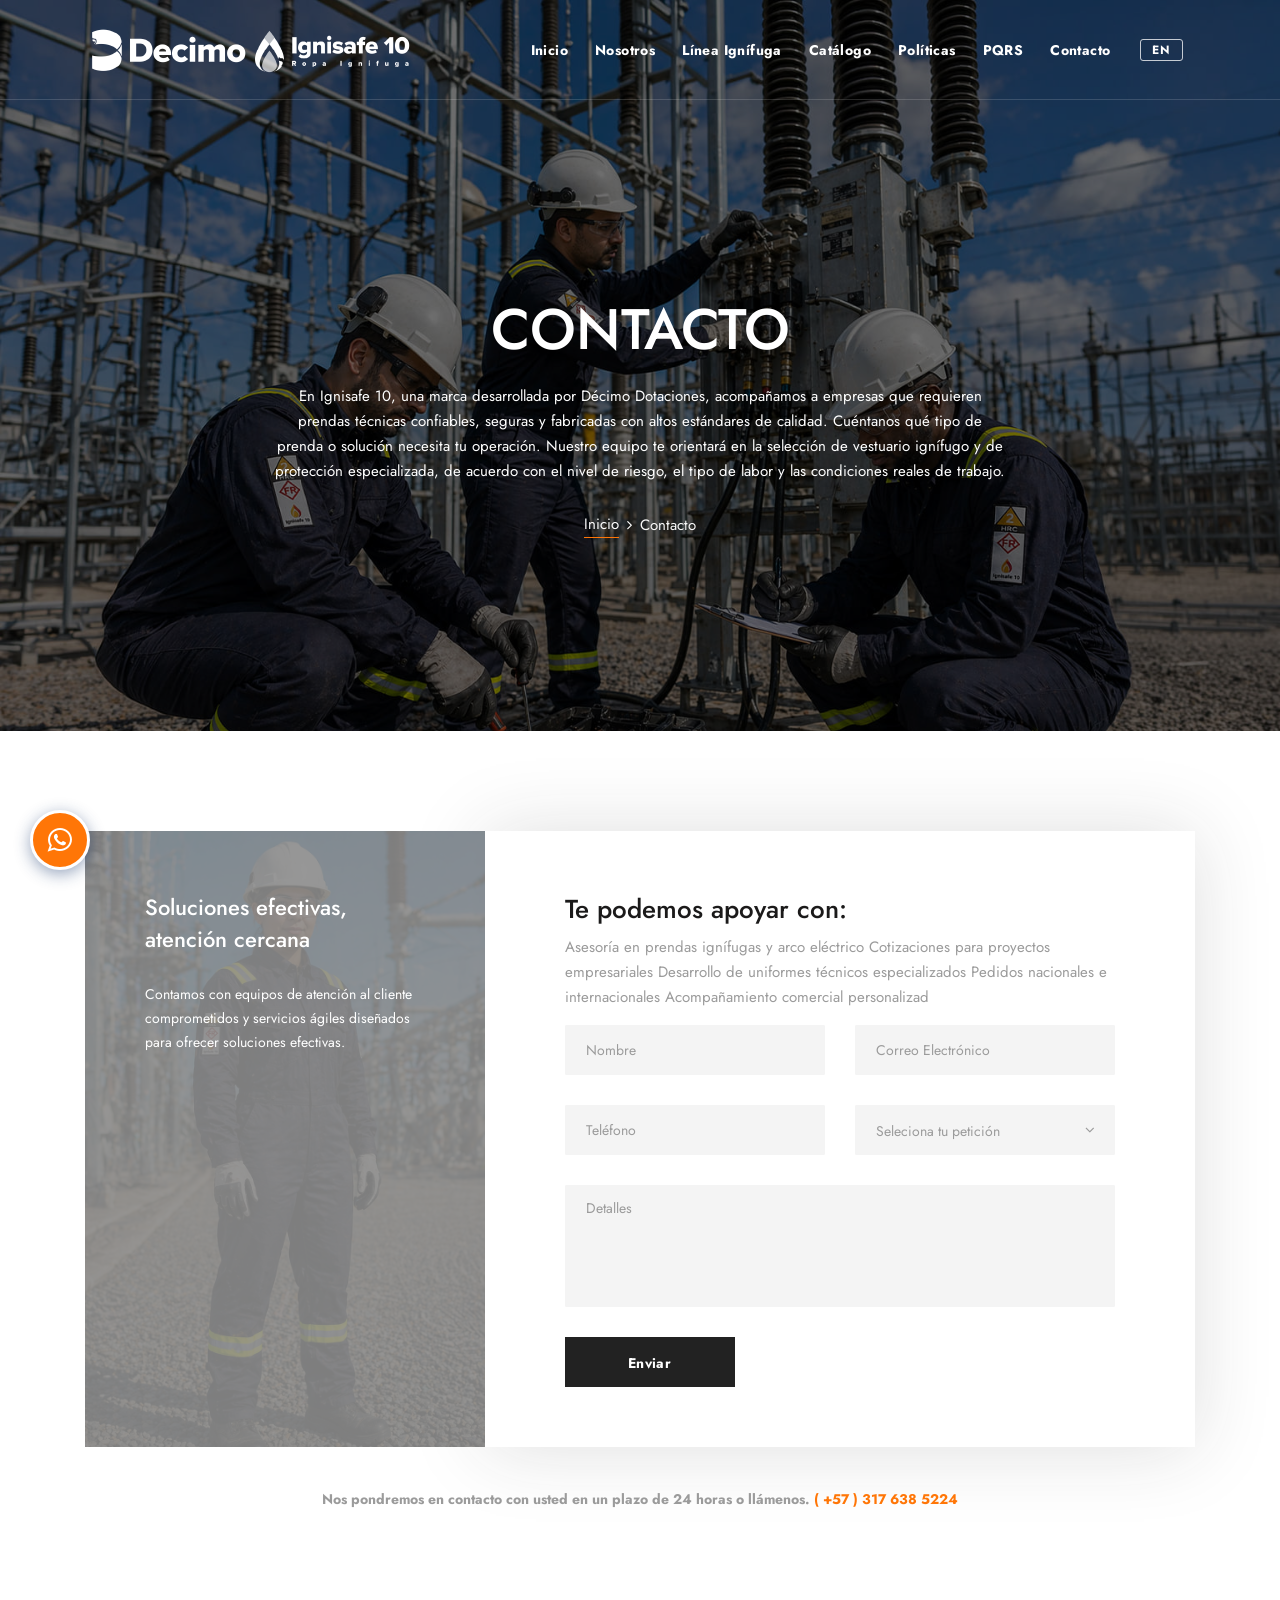
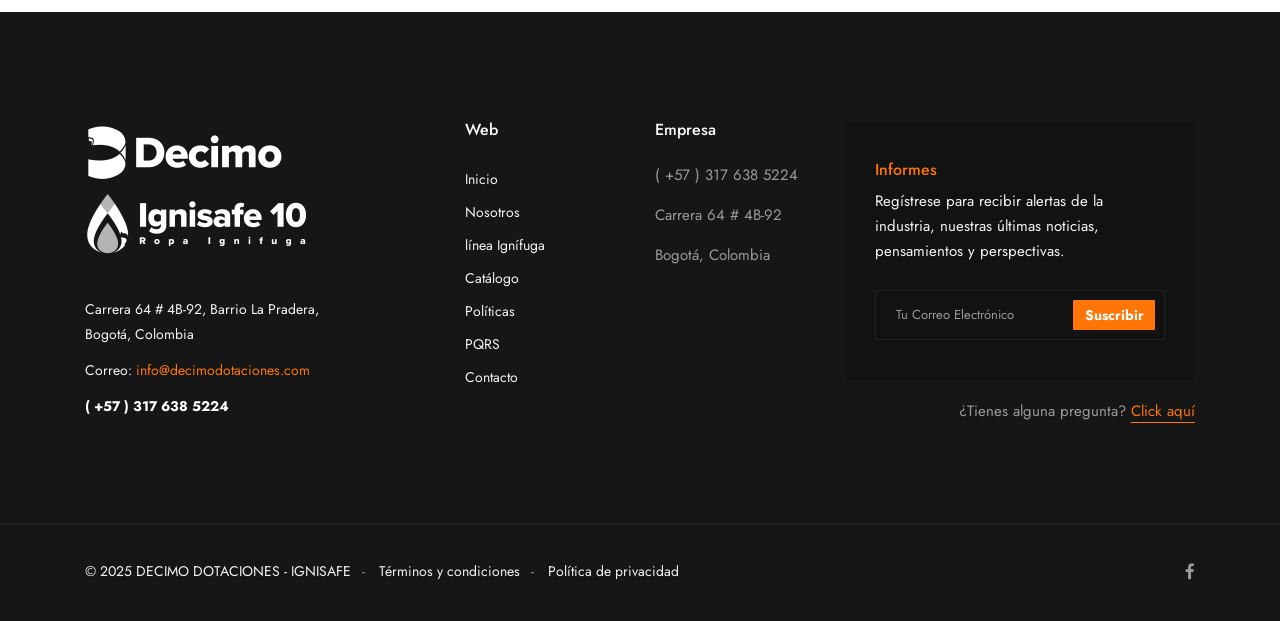
<file: contacto.html>
<!DOCTYPE html>
<html lang="es">

<head>
  <meta charset="UTF-8" />
  <meta name="viewport" content="width=device-width, initial-scale=1.0" />
  <meta http-equiv="X-UA-Compatible" content="ie=edge" />
  <meta name="description" content="Industic - Factory and Manufacturing Html Template">
  <link href="assets/images/favicon/favicon.png" rel="icon">
  <title>Décimo Dotaciones - Contacto</title>
  <link rel="stylesheet" href="https://fonts.googleapis.com/css?family=Roboto:400,500,700%7cRubik:400,500,700&display=swap">
  <link rel="stylesheet" href="assets/css/libraries.css">
  <link rel="stylesheet" href="assets/css/style.css">
</head>

<body>
  <div class="wrapper">
    <!-- =========================
        Header
    =========================== -->
    <header id="header" class="header header-transparent">
      <nav class="navbar navbar-expand-lg sticky-navbar">
        <div class="container">
          <a class="navbar-brand" href="index.html">
            <img src="assets/images/logo/logo-light.png" class="logo-light" alt="logo" >
            <img src="assets/images/logo/logo-dark.png" class="logo-dark" alt="logo">
          </a>
          <button class="navbar-toggler" type="button">
            <span class="menu-lines"><span></span></span>
          </button>
          <div class="collapse navbar-collapse" id="mainNavigation">
            <ul class="navbar-nav ml-auto">
              <li class="nav__item">
                <a href="index.html" class="nav__item-link" data-i18n="nav.home">Inicio</a>
              </li>
              <li class="nav__item">
                <a href="nosotros.html" class="nav__item-link" data-i18n="nav.about">Nosotros</a>
              </li>
              <li class="nav__item">
                <a href="linea-ignifuga.html" class="nav__item-link" data-i18n="nav.flame">línea Ignífuga</a>
              </li>
              <li class="nav__item">
                <a href="catalogo.html" class="nav__item-link" data-i18n="nav.catalog">Catálogo</a>
              </li>
              <li class="nav__item">
                <a href="politicas-empresariales.html" class="nav__item-link" data-i18n="nav.policies">Políticas</a>
              </li>
              <li class="nav__item">
                <a href="https://docs.google.com/forms/d/e/1FAIpQLSfFGwjCG1T_JQYt4kFtrGWhm8Ot8-St2_dMyABzKSEfCnntng/viewform" class="nav__item-link" target="_blank">PQRS</a>
              </li>
              <li class="nav__item">
                <a href="contacto.html" class="nav__item-link" data-i18n="nav.contact">Contacto</a>
              </li>
            </ul><!-- /.navbar-nav -->
            <div class="navbar-modules">
              <ul class="list-unstyled d-flex align-items-center modules__btns-list">
                <li class="lang-switcher">
                  <button class="btn-lang" id="langBtnEn" onclick="setLang('en')">EN</button>
                  <button class="btn-lang" id="langBtnEs" onclick="setLang('es')">ES</button>
                </li>
              </ul><!-- /.modules-wrapper -->
            </div><!-- /.navbar-modules -->
          </div><!-- /.navbar-collapse -->
        </div><!-- /.container -->
      </nav><!-- /.navabr -->
    </header><!-- /.Header -->

    <!-- ========================
       page title
    =========================== -->
    <section id="pageTitle" class="page-title page-title-layout3 bg-overlay bg-parallax text-center">
      <div class="bg-img"><img src="assets/images/page-titles/fondosweb-02.jpg.jpeg" alt="background"></div>
      <div class="container">
        <div class="row">
          <div class="col-sm-12 col-md-12 col-lg-8 offset-lg-2">
            <h1 class="pagetitle__heading" data-i18n="cont.page.heading">CONTACTO</h1>
            <br>
            <p style="color: white;">En Ignisafe 10, una marca desarrollada por Décimo Dotaciones, acompañamos a empresas que requieren prendas técnicas confiables, seguras y fabricadas con altos estándares de calidad. Cuéntanos qué tipo de prenda o solución necesita tu operación. Nuestro equipo te orientará en la selección de vestuario ignífugo y de protección especializada, de acuerdo con el nivel de riesgo, el tipo de labor y las condiciones reales de trabajo.</p>
            <nav aria-label="breadcrumb">
              <ol class="breadcrumb justify-content-center">
                <li class="breadcrumb-item"><a href="index.html" data-i18n="nav.home">Inicio</a></li>
                <li class="breadcrumb-item active" aria-current="page" data-i18n="cont.page.crumb">Contacto</li>
              </ol>
            </nav>
          </div><!-- /.col-lg-8 -->
        </div><!-- /.row -->
      </div><!-- /.container -->
    </section><!-- /.page-title -->

    <!-- ========================
      Request Quote 2
    =========================== -->
    <section id="requestQuote" class="request-quote-2 pb-100 pt-100">
      <div class="container">
        <div class="row">
          <div class="col-sm-12 col-md-12 col-lg-12">
            <div class="request-quote-panel">
              <div class="request__panel-banner bg-overlay bg-overlay-theme">
                <div class="bg-img"><img src="assets/images/page-titles/image-6.png" alt="banner"></div>
                <div class="request__panel-banner-inner">
                  <h5 class="request__panel-title solo-primera-mayuscula" data-i18n="cont.panel.title">Soluciones efectivas, atención cercana</h5>
                  <p class="request__panel-desc" data-i18n="cont.panel.desc">Contamos con equipos de atención al cliente comprometidos y servicios ágiles diseñados para ofrecer soluciones efectivas.</p>
                </div><!-- /.request-panel-banner-inner -->
              </div><!-- /.request-panel-banner -->
              <div class="request__form mb-0">
                <div class="request__form-body">
                  <div class="row">
                    <div class="col-sm-12 col-md-12 col-lg-12">
                      <h4 class="request__form-title solo-primera-mayuscula" data-i18n="cont.form.title">Te podes apoyar con:</h4>
                      <p class="request__form-desc" data-i18n="cont.form.desc">¿Tienes preguntas o comentarios? ¡Nos encantaría saber de ti! Completa nuestro formulario de contacto y te responderemos pronto.</p>
                    </div>
                    <div class="col-sm-6 col-md-6 col-lg-6">
                      <div class="form-group">
                        <input type="text" class="form-control" data-i18n-placeholder="cont.ph.name" placeholder="Nombre">
                      </div>
                    </div><!-- /.col-lg-6 -->
                    <div class="col-sm-6 col-md-6 col-lg-6">
                      <div class="form-group">
                        <input type="email" class="form-control" data-i18n-placeholder="cont.ph.email" placeholder="Correo Electrónico">
                      </div>
                    </div><!-- /.col-lg-6 -->
                    <div class="col-sm-6 col-md-6 col-lg-6">
                      <div class="form-group">
                        <input type="text" class="form-control" data-i18n-placeholder="cont.ph.phone" placeholder="Teléfono">
                      </div>
                    </div><!-- /.col-lg-6 -->
                    <div class="col-sm-6 col-md-6 col-lg-6">
                      <div class="form-group form-group-select">
                        <select class="form-control">
                          <option data-i18n="cont.sel.default">Seleciona tu petición</option>
                          <option data-i18n="cont.sel.opt1">Cotización</option>
                          <option data-i18n="cont.sel.opt2">Sugerencia</option>
                          <option data-i18n="cont.sel.opt3">Felicitación</option>
                          <option data-i18n="cont.sel.opt4">Reclamo</option>
                        </select>
                      </div>
                    </div><!-- /.col-lg-6 -->
                    <div class="col-sm-12 col-md-12 col-lg-12">
                      <div class="form-group">
                        <textarea class="form-control" data-i18n-placeholder="cont.ph.details" placeholder="Detalles"></textarea>
                      </div>
                    </div><!-- /.col-lg-6 -->
                    <div class="col-sm-12 col-md-12 col-lg-12">
                      <button class="btn btn__secondary" data-i18n="cont.form.send">Enviar</button>
                    </div><!-- /.col-lg-12 -->
                  </div>
                </div><!-- /.request-form-body -->
              </div>
            </div>
          </div>
        </div><!-- /.row -->
        <div class="row">
          <div class="col-sm-12 col-md-12 col-lg-12 text-center mt-40">
            <p class="text__link mb-0"><span data-i18n="cont.info">Nos pondremos en contacto con usted en un plazo de 24 horas o llámenos.</span>
              <span class="font-bold color-theme">( +57 ) 317 638 5224</span>
            </p>
          </div><!-- /.col-lg-12 -->
        </div><!-- /.row -->
      </div><!-- /.container -->
    </section><!-- /.Request Quote -->

    <!-- ========================
      Footer
    ========================== -->
    <footer id="footer" class="footer footer-1">
      <div class="footer-top">
        <div class="container">
          <div class="row">
            <div class="col-sm-12 col-md-12 col-lg-4 footer__widget footer__widget-about  mb-30">
              <div class="footer__widget-content">
                <img src="assets/images/logo/logo-footer.png" alt="logo">
                <p>Carrera 64 # 4B-92, Barrio La Pradera, <br>Bogotá, Colombia</p>
                <p><span data-i18n="footer.emailLabel">Correo:</span> <a href="mailto:info@decimodotaciones.com">info@decimodotaciones.com</a></p>
                <p><a href="tel:002010612457410" class="font-weight-bold color-white">( +57 ) 317 638 5224</a></p>
              </div>
            </div><!-- /.col-lg-4 -->
            <div class="col-6 col-sm-6 col-md-3 col-lg-2 footer__widget footer__widget-nav">
              <h6 class="footer__widget-title" data-i18n="footer.web">Web</h6>
              <div class="footer__widget-content">
                <nav>
                  <ul class="list-unstyled">
                    <li><a href="index.html" data-i18n="nav.home">Inicio</a></li>
                    <li><a href="nosotros.html" data-i18n="nav.about">Nosotros</a></li>
                    <li><a href="linea-ignifuga.html" data-i18n="nav.flame">Línea Ignífuga</a></li>
                    <li><a href="catalogo.html" data-i18n="nav.catalog">Catálogo</a></li>
                    <li><a href="politicas-empresariales.html" data-i18n="nav.policies">Políticas</a></li>
                    <li><a href="https://docs.google.com/forms/d/e/1FAIpQLSfFGwjCG1T_JQYt4kFtrGWhm8Ot8-St2_dMyABzKSEfCnntng/viewform" target="_blank">PQRS</a></li>
                    <li><a href="contacto.html" data-i18n="nav.contact">Contacto</a></li>
                  </ul>
                </nav>
              </div><!-- /.footer-widget-content -->
            </div><!-- /.col-lg-2 -->
            <div class="col-6 col-sm-6 col-md-3 col-lg-2 footer__widget footer__widget-nav">
              <h6 class="footer__widget-title" data-i18n="footer.company">Empresa</h6>
              <div class="footer__widget-content">
                <nav>
                  <ul class="list-unstyled">
                    <li><p>( +57 ) 317 638 5224</p></li>
                    <li><p>Carrera 64 # 4B-92</p></li>
                    <li><p>Bogotá, Colombia</p></li>
                  </ul>
                </nav>
              </div><!-- /.footer-widget-content -->
            </div><!-- /.col-lg-2 -->
            <div class="col-12 col-sm-12 col-md-6 col-lg-4 footer__widget footer__widget-newsletter">
              <div class="footer__widget-content">
                <h6 class="footer__widget-title" data-i18n="footer.reports">Informes</h6>
                <p data-i18n="footer.newsletter.desc">Regístrese para recibir alertas de la industria, nuestras últimas noticias, pensamientos y perspectivas.</p>
                <form class="widget__newsletter-form">
                  <div class="form-group mb-0">
                    <input type="text" class="form-control" data-i18n-placeholder="footer.newsletter.email" placeholder="Tu Correo Electrónico ">
                    <button type="submit" class="btn btn__primary btn__hover2" data-i18n="footer.newsletter.btn">Suscribir</button>
                  </div>
                </form>
              </div><!-- /.footer-widget-content -->
              <div class="text-right mt-20">
                <span class="footer__contact-link"><span data-i18n="footer.question">¿Tienes alguna pregunta?</span>
                  <a href="contacto.html" data-i18n="footer.clickHere">Click aquí</a>
                </span>
              </div>
            </div><!-- /.col-lg-4 -->
          </div><!-- /.row -->
        </div><!-- /.container -->
      </div><!-- /.footer-top -->
      <div class="footer-bottom">
        <div class="container">
          <div class="row">
            <div class="col-sm-12 col-md-9 col-lg-9">
              <div class="footer__copyright">
                <nav>
                  <ul class="list-unstyled footer__copyright-links d-flex flex-wrap">
                    <li>
                      <a href="index.html">
                        &copy; 2025 DECIMO DOTACIONES - IGNISAFE <span class="color-theme"></span>
                      </a>
                    </li>
                    <li><a href="politicas-empresariales.html" data-i18n="footer.terms">Términos y condiciones </a></li>
                    <li><a href="politicas-empresariales.html" data-i18n="footer.privacy">Política de privacidad</a></li>
                  </ul>
                </nav>

              </div><!-- /.Footer-copyright -->
            </div><!-- /.col-lg-6 -->
            <div class="col-sm-12 col-md-3 col-lg-3 d-flex align-items-center">
              <div class="social__icons justify-content-end w-100">
                <a href="https://www.facebook.com/decimodotaciones" target="_blank"><i class="fa fa-facebook"></i></a>
              </div><!-- /.social-icons -->
            </div><!-- /.col-lg-6 -->
          </div><!-- /.row -->
        </div><!-- /.Footer-bottom -->
      </div><!-- /.container -->
    </footer><!-- /.Footer -->
    <button id="scrollTopBtn"><i class="fa fa-long-arrow-up"></i></button>

    <div class="module__search-container">
      <i class="fa fa-times close-search"></i>
      <form class="module__search-form">
        <input type="text" class="search__input" placeholder="Type Words Then Enter">
        <button class="module__search-btn"><i class="fa fa-search"></i></button>
      </form>
    </div><!-- /.module-search-container -->

    <!-- WhatsApp Floating Button -->
    <a href="https://wa.me/573176385224" class="whatsapp-float" target="_blank" rel="noopener noreferrer" aria-label="Contáctanos por WhatsApp">
      <div class="whatsapp-float__btn">
        <i class="fa fa-whatsapp"></i>
      </div>
      <span class="whatsapp-float__label">¡Escríbenos!</span>
    </a>

  </div><!-- /.wrapper -->

  <script src="assets/js/jquery-3.3.1.min.js"></script>
  <script src="assets/js/plugins.js"></script>
  <script src="assets/js/i18n.js"></script>
  <script src="assets/js/main.js"></script>
</body>

</html>
</file>
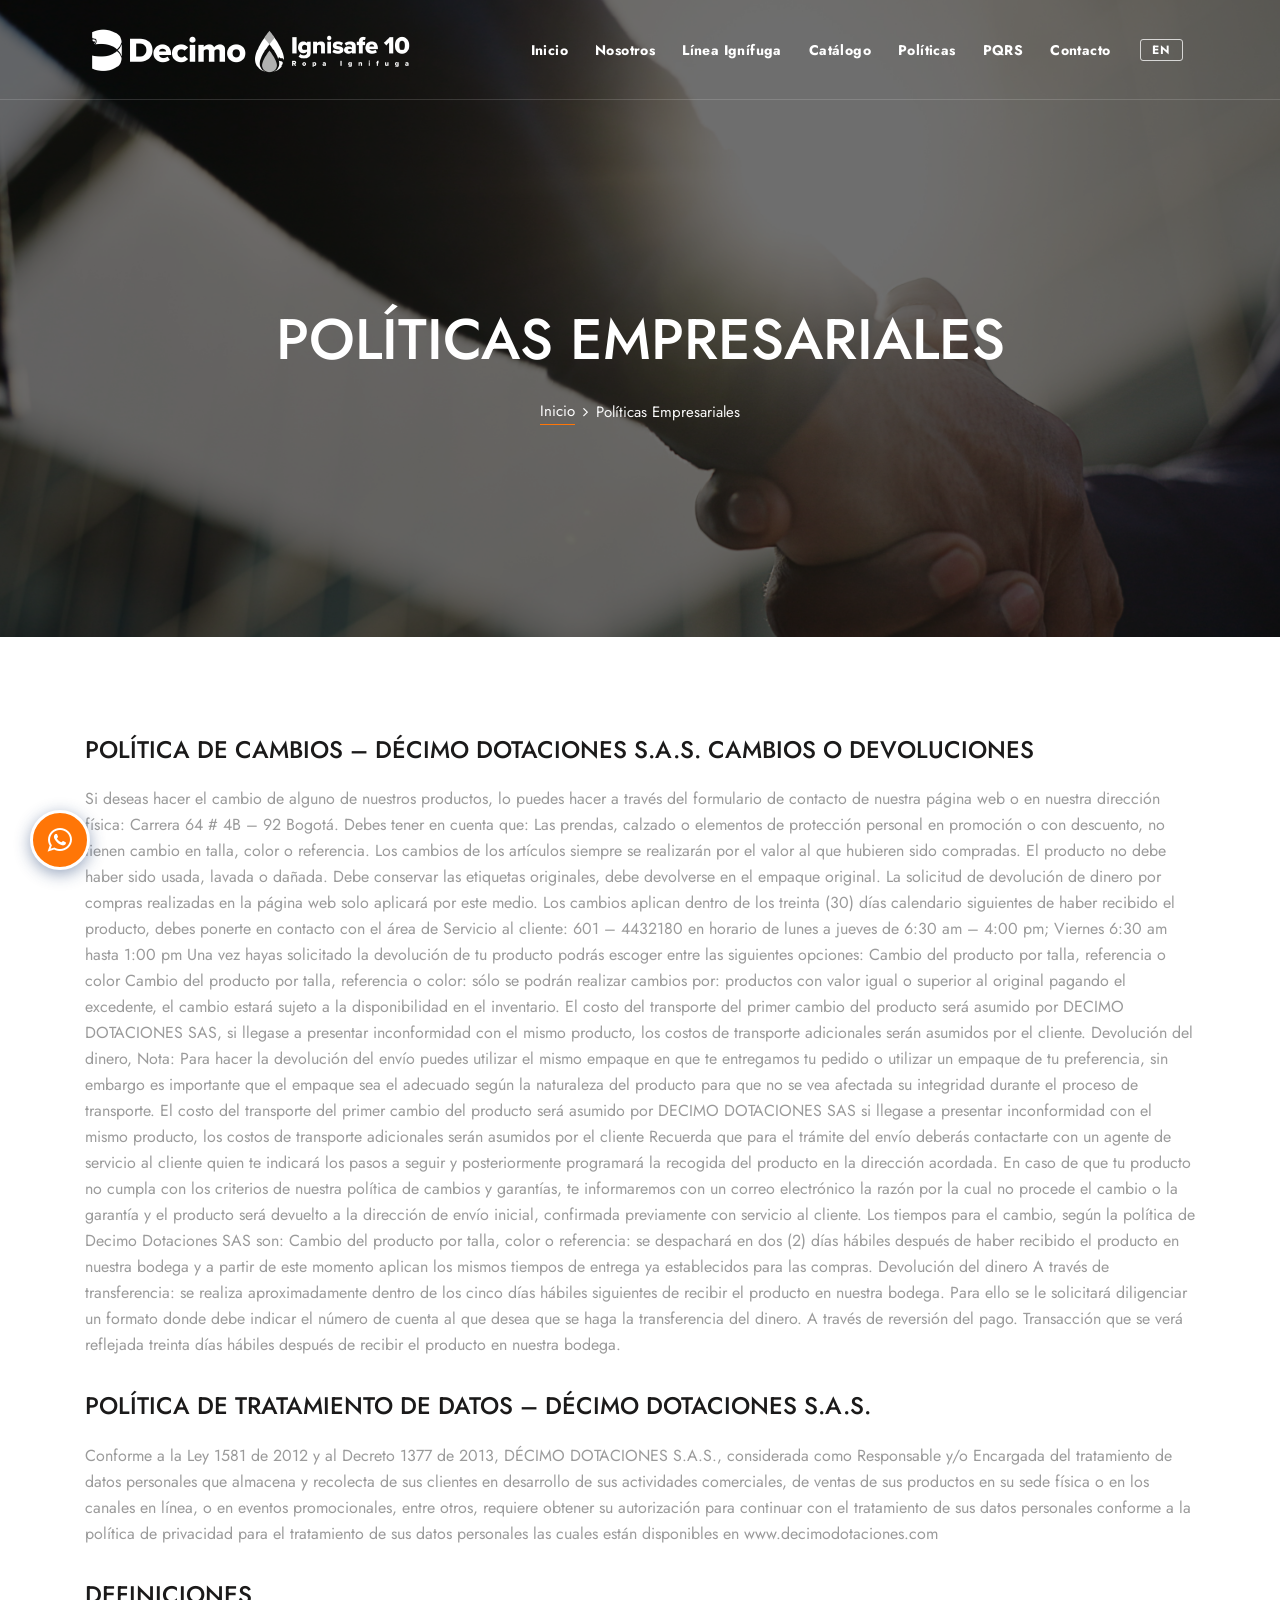
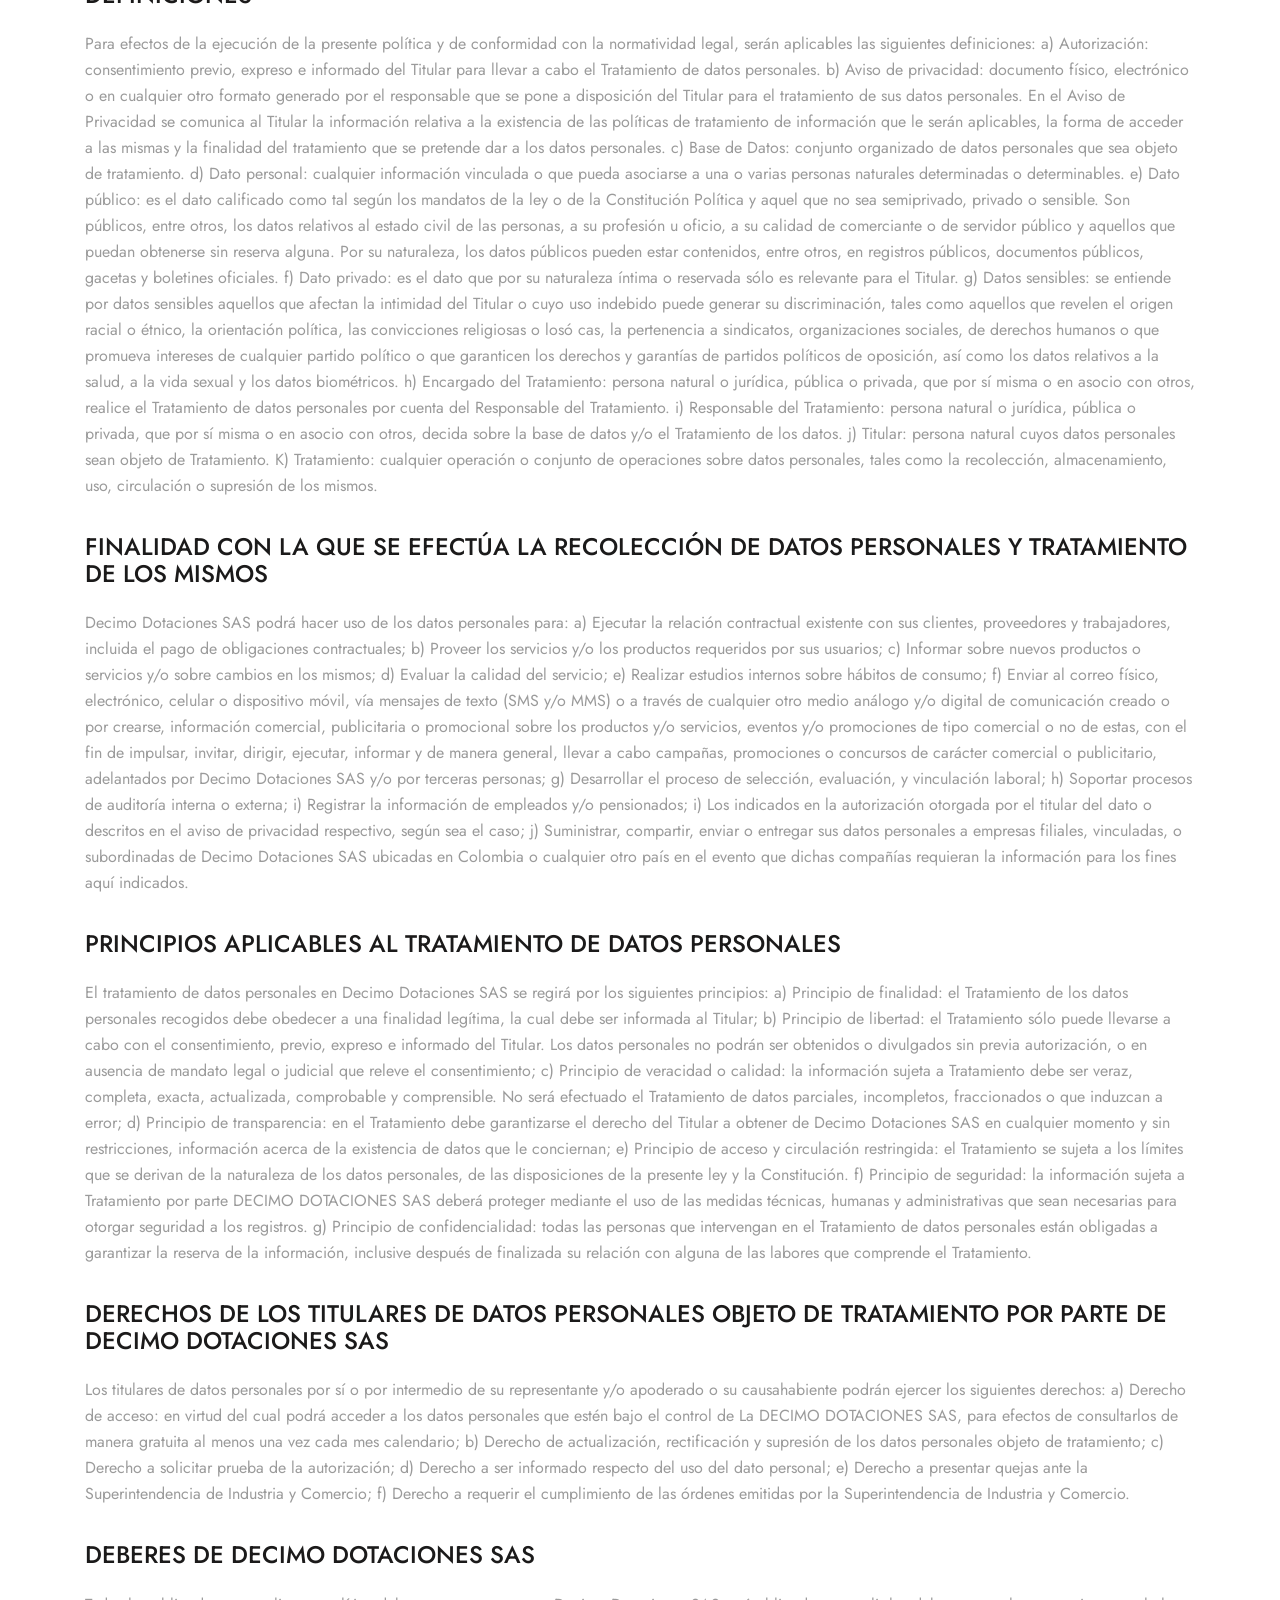
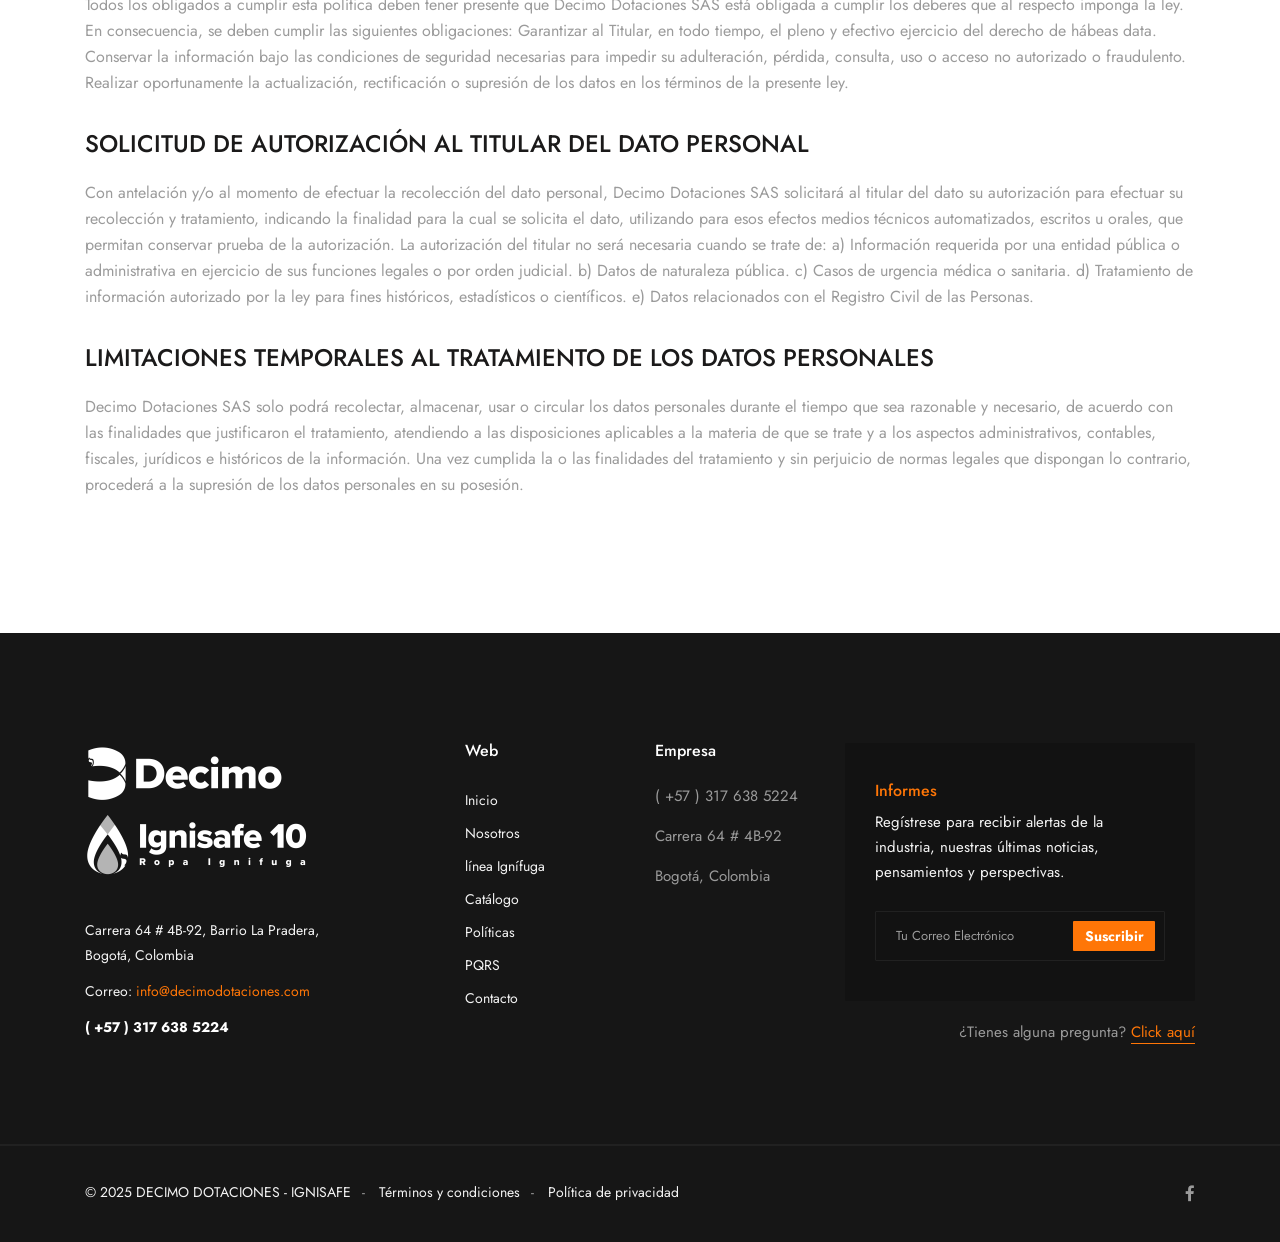
<file: politicas-empresariales.html>
<!DOCTYPE html>
<html lang="es">

<head>
  <meta charset="UTF-8" />
  <meta name="viewport" content="width=device-width, initial-scale=1.0" />
  <meta http-equiv="X-UA-Compatible" content="ie=edge" />
  <meta name="description" content="Industic - Factory and Manufacturing Html Template">
  <link href="assets/images/favicon/favicon.png" rel="icon">
  <title>Décimo Dotaciones - Políticas Empresariales</title>
  <link rel="stylesheet"
    href="https://fonts.googleapis.com/css?family=Roboto:400,500,700%7cRubik:400,500,700&display=swap">
  <link rel="stylesheet" href="assets/css/libraries.css">
  <link rel="stylesheet" href="assets/css/style.css">
</head>

<body>
  <div class="wrapper">
    <!-- =========================
        Header
    =========================== -->
    <header id="header" class="header header-transparent">
      <nav class="navbar navbar-expand-lg sticky-navbar">
        <div class="container">
          <a class="navbar-brand" href="index.html">
            <img src="assets/images/logo/logo-light.png" class="logo-light" alt="logo">
            <img src="assets/images/logo/logo-dark.png" class="logo-dark" alt="logo">
          </a>
          <button class="navbar-toggler" type="button">
            <span class="menu-lines"><span></span></span>
          </button>
          <div class="collapse navbar-collapse" id="mainNavigation">
            <ul class="navbar-nav ml-auto">
              <li class="nav__item">
                <a href="index.html" class="nav__item-link" data-i18n="nav.home">Inicio</a>
              </li>
              <li class="nav__item">
                <a href="nosotros.html" class="nav__item-link" data-i18n="nav.about">Nosotros</a>
              </li>
              <li class="nav__item">
                <a href="linea-ignifuga.html" class="nav__item-link" data-i18n="nav.flame">línea Ignífuga</a>
              </li>
              <li class="nav__item">
                <a href="catalogo.html" class="nav__item-link" data-i18n="nav.catalog">Catálogo</a>
              </li>
              <li class="nav__item">
                <a href="politicas-empresariales.html" class="nav__item-link" data-i18n="nav.policies">Políticas</a>
              </li>
              <li class="nav__item">
                <a href="https://docs.google.com/forms/d/e/1FAIpQLSfFGwjCG1T_JQYt4kFtrGWhm8Ot8-St2_dMyABzKSEfCnntng/viewform"
                  class="nav__item-link" target="_blank">PQRS</a>
              </li>
              <li class="nav__item">
                <a href="contacto.html" class="nav__item-link" data-i18n="nav.contact">Contacto</a>
              </li>
            </ul><!-- /.navbar-nav -->
            <div class="navbar-modules">
              <ul class="list-unstyled d-flex align-items-center modules__btns-list">
                <li class="lang-switcher">
                  <button class="btn-lang" id="langBtnEn" onclick="setLang('en')">EN</button>
                  <button class="btn-lang" id="langBtnEs" onclick="setLang('es')">ES</button>
                </li>
              </ul><!-- /.modules-wrapper -->
            </div><!-- /.navbar-modules -->
          </div><!-- /.navbar-collapse -->
        </div><!-- /.container -->
      </nav><!-- /.navabr -->
    </header><!-- /.Header -->

    <!-- ========================
         page title
      =========================== -->
    <section id="page-title" class="page-title page-title-layout4 bg-overlay bg-parallax text-center">
      <div class="bg-img"><img src="assets/images/page-titles/3.jpeg" alt="background"></div>
      <div class="container">
        <div class="row">
          <div class="col-sm-12 col-md-12 col-lg-8 offset-lg-2">
            <h1 class="pagetitle__heading" data-i18n="pol.page.heading">POLÍTICAS EMPRESARIALES</h1>
            <nav aria-label="breadcrumb">
              <ol class="breadcrumb justify-content-center">
                <li class="breadcrumb-item"><a href="index.html" data-i18n="nav.home">Inicio</a></li>
                <li class="breadcrumb-item active" aria-current="page" data-i18n="pol.page.crumb">Políticas
                  Empresariales</li>
              </ol>
            </nav>
          </div><!-- /.col-lg-8 -->
        </div><!-- /.row -->
      </div><!-- /.container -->
    </section><!-- /.page-title -->

    <!-- ======================
      Text Content Section
    ========================= -->
    <section id="textContentSection" class="text-content-section">
      <div class="container">
        <div class="row">
          <div class="col-sm-12 col-md-12 col-lg-12">
            <div class="text__block">
              <h5 class="text__block-title" data-i18n="pol.t1">POLÍTICA DE CAMBIOS – DÉCIMO DOTACIONES S.A.S. CAMBIOS O
                DEVOLUCIONES</h5>
              <p class="text__block-desc" data-i18n="pol.d1">Si deseas hacer el cambio de alguno de nuestros productos,
                lo puedes hacer a
                través del formulario de contacto de nuestra página web o en nuestra dirección física: Carrera 64 # 4B –
                92 Bogotá. Debes tener en cuenta que: Las prendas, calzado o elementos de protección personal en
                promoción o con descuento, no tienen cambio en talla, color o referencia. Los cambios de los artículos
                siempre se realizarán por el valor al que hubieren sido compradas. El producto no debe haber sido usada,
                lavada o dañada. Debe conservar las etiquetas originales, debe devolverse en el empaque original. La
                solicitud de devolución de dinero por compras realizadas en la página web solo aplicará por este medio.
                Los cambios aplican dentro de los treinta (30) días calendario siguientes de haber recibido el producto,
                debes ponerte en contacto con el área de Servicio al cliente: 601 – 4432180 en horario de Viernes 6:30 am
                hasta 1:00 pm. Una vez hayas solicitado la devolución de tu producto podrás escoger entre
                las siguientes opciones: Cambio del producto por talla, referencia o color Cambio del producto por
                talla, referencia o color: sólo se podrán realizar cambios por: productos con valor igual o superior al
                original pagando el excedente, el cambio estará sujeto a la disponibilidad en el inventario. El costo
                del transporte del primer cambio del producto será asumido por DECIMO DOTACIONES SAS, si llegase a
                presentar inconformidad con el mismo producto, los costos de transporte adicionales serán asumidos por
                el cliente. Devolución del dinero, Nota: Para hacer la devolución del envío puedes utilizar el mismo
                empaque en que te entregamos tu pedido o utilizar un empaque de tu preferencia, sin embargo es
                importante que el empaque sea el adecuado según la naturaleza del producto para que no se vea afectada
                su integridad durante el proceso de transporte. El costo del transporte del primer cambio del producto
                será asumido por DECIMO DOTACIONES SAS si llegase a presentar inconformidad con el mismo producto, los
                costos de transporte adicionales serán asumidos por el cliente Recuerda que para el trámite del envío
                deberás contactarte con un agente de servicio al cliente quien te indicará los pasos a seguir y
                posteriormente programará la recogida del producto en la dirección acordada. En caso de que tu producto
                no cumpla con los criterios de nuestra política de cambios y garantías, te informaremos con un correo
                electrónico la razón por la cual no procede el cambio o la garantía y el producto será devuelto a la
                dirección de envío inicial, confirmada previamente con servicio al cliente. Los tiempos para el cambio,
                según la política de Decimo Dotaciones SAS son: Cambio del producto por talla, color o referencia: se
                despachará en dos (2) días hábiles después de haber recibido el producto en nuestra bodega y a partir de
                este momento aplican los mismos tiempos de entrega ya establecidos para las compras. Devolución del
                dinero A través de transferencia: se realiza aproximadamente dentro de los cinco días hábiles siguientes
                de recibir el producto en nuestra bodega. Para ello se le solicitará diligenciar un formato donde debe
                indicar el número de cuenta al que desea que se haga la transferencia del dinero. A través de reversión
                del pago. Transacción que se verá reflejada treinta días hábiles después de recibir el producto en
                nuestra bodega.</p>
              <h5 class="text__block-title" data-i18n="pol.t2">POLÍTICA DE TRATAMIENTO DE DATOS – DÉCIMO DOTACIONES
                S.A.S.</h5>
              <p class="text__block-desc" data-i18n="pol.d2">Conforme a la Ley 1581 de 2012 y al Decreto 1377 de 2013,
                DÉCIMO DOTACIONES
                S.A.S., considerada como Responsable y/o Encargada del tratamiento de datos personales que almacena y
                recolecta de sus clientes en desarrollo de sus actividades comerciales, de ventas de sus productos en su
                sede física o en los canales en línea, o en eventos promocionales, entre otros, requiere obtener su
                autorización para continuar con el tratamiento de sus datos personales conforme a la política de
                privacidad para el tratamiento de sus datos personales las cuales están disponibles en
                www.decimodotaciones.com </p>
              <h5 class="text__block-title" data-i18n="pol.t3">DEFINICIONES </h5>
              <p class="text__block-desc" data-i18n="pol.d3">Para efectos de la ejecución de la presente política y de
                conformidad con la
                normatividad legal, serán aplicables las siguientes definiciones: a) Autorización: consentimiento
                previo, expreso e informado del Titular para llevar a cabo el Tratamiento de datos personales. b) Aviso
                de privacidad: documento físico, electrónico o en cualquier otro formato generado por el responsable que
                se pone a disposición del Titular para el tratamiento de sus datos personales. En el Aviso de Privacidad
                se comunica al Titular la información relativa a la existencia de las políticas de tratamiento de
                información que le serán aplicables, la forma de acceder a las mismas y la finalidad del tratamiento que
                se pretende dar a los datos personales. c) Base de Datos: conjunto organizado de datos personales que
                sea objeto de tratamiento. d) Dato personal: cualquier información vinculada o que pueda asociarse a una
                o varias personas naturales determinadas o determinables. e) Dato público: es el dato calificado como
                tal según los mandatos de la ley o de la Constitución Política y aquel que no sea semiprivado, privado o
                sensible. Son públicos, entre otros, los datos relativos al estado civil de las personas, a su profesión
                u oficio, a su calidad de comerciante o de servidor público y aquellos que puedan obtenerse sin reserva
                alguna. Por su naturaleza, los datos públicos pueden estar contenidos, entre otros, en registros
                públicos, documentos públicos, gacetas y boletines oficiales. f) Dato privado: es el dato que por su
                naturaleza íntima o reservada sólo es relevante para el Titular. g) Datos sensibles: se entiende por
                datos sensibles aquellos que afectan la intimidad del Titular o cuyo uso indebido puede generar su
                discriminación, tales como aquellos que revelen el origen racial o étnico, la orientación política, las
                convicciones religiosas o losó cas, la pertenencia a sindicatos, organizaciones sociales, de derechos
                humanos o que promueva intereses de cualquier partido político o que garanticen los derechos y garantías
                de partidos políticos de oposición, así como los datos relativos a la salud, a la vida sexual y los
                datos biométricos. h) Encargado del Tratamiento: persona natural o jurídica, pública o privada, que por
                sí misma o en asocio con otros, realice el Tratamiento de datos personales por cuenta del Responsable
                del Tratamiento. i) Responsable del Tratamiento: persona natural o jurídica, pública o privada, que por
                sí misma o en asocio con otros, decida sobre la base de datos y/o el Tratamiento de los datos. j)
                Titular: persona natural cuyos datos personales sean objeto de Tratamiento. K) Tratamiento: cualquier
                operación o conjunto de operaciones sobre datos personales, tales como la recolección, almacenamiento,
                uso, circulación o supresión de los mismos.</p>
              <h5 class="text__block-title" data-i18n="pol.t4">FINALIDAD CON LA QUE SE EFECTÚA LA RECOLECCIÓN DE DATOS
                PERSONALES Y
                TRATAMIENTO DE LOS MISMOS</h5>
              <p class="text__block-desc" data-i18n="pol.d4">Decimo Dotaciones SAS podrá hacer uso de los datos
                personales para: a)
                Ejecutar la relación contractual existente con sus clientes, proveedores y trabajadores, incluida el
                pago de obligaciones contractuales; b) Proveer los servicios y/o los productos requeridos por sus
                usuarios; c) Informar sobre nuevos productos o servicios y/o sobre cambios en los mismos; d) Evaluar la
                calidad del servicio; e) Realizar estudios internos sobre hábitos de consumo; f) Enviar al correo
                físico, electrónico, celular o dispositivo móvil, vía mensajes de texto (SMS y/o MMS) o a través de
                cualquier otro medio análogo y/o digital de comunicación creado o por crearse, información comercial,
                publicitaria o promocional sobre los productos y/o servicios, eventos y/o promociones de tipo comercial
                o no de estas, con el fin de impulsar, invitar, dirigir, ejecutar, informar y de manera general, llevar
                a cabo campañas, promociones o concursos de carácter comercial o publicitario, adelantados por Decimo
                Dotaciones SAS y/o por terceras personas; g) Desarrollar el proceso de selección, evaluación, y
                vinculación laboral; h) Soportar procesos de auditoría interna o externa; i) Registrar la información de
                empleados y/o pensionados; i) Los indicados en la autorización otorgada por el titular del dato o
                descritos en el aviso de privacidad respectivo, según sea el caso; j) Suministrar, compartir, enviar o
                entregar sus datos personales a empresas filiales, vinculadas, o subordinadas de Decimo Dotaciones SAS
                ubicadas en Colombia o cualquier otro país en el evento que dichas compañías requieran la información
                para los fines aquí indicados. Respecto de los datos (i) recolectados directamente en los puntos de
                seguridad, (ii) tomados de los documentos que suministran las personas al personal de seguridad y (iii)
                obtenidos de las videograbaciones que se realizan dentro o fuera de las instalaciones de Decimo
                Dotaciones, éstos se utilizarán para fines de seguridad de las personas, los bienes e instalaciones de
                Decimo Dotaciones SAS y podrán ser utilizados como prueba en cualquier tipo de proceso. Si un dato
                personal es proporcionado, dicha información será utilizada sólo para los propósitos aquí señalados, y
                por tanto, Decimo Dotaciones SAS no procederá a vender, licenciar, transmitir, o divulgar la misma,
                salvo que: (i) exista autorización expresa para hacerlo; (ii) sea necesario para permitir a los
                contratistas o agentes prestar los servicios encomendados; (iii) sea necesario con el fin de proveer
                nuestros servicios y/o productos; (iv) sea necesario divulgarla a las entidades que prestan servicios de
                mercadeo en nombre de Decimo Dotaciones SAS o a otras entidades con las cuales se tengan acuerdos de
                mercado conjunto; (v) la información tenga relación con una fusión, consolidación, adquisición,
                desinversión, u otro proceso de restructuración de la sociedad; (vi) que sea requerido o permitido por
                la ley. Decimo Dotaciones SAS podrá subcontratar a terceros para el procesamiento de determinadas
                funciones o información. Cuando efectivamente se subcontrate con terceros el procesamiento de
                información personal o se proporcione información personal a terceros prestadores de servicios, Decimo
                Dotaciones SAS advierte a dichos terceros sobre la necesidad de proteger dicha información personal con
                medidas de seguridad apropiadas, se prohíbe el uso de la información para fines propios y se solicita
                que no se divulgue la información personal a otros. </p>
              <h5 class="text__block-title" data-i18n="pol.t5">PRINCIPIOS APLICABLES AL TRATAMIENTO DE DATOS PERSONALES
              </h5>
              <p class="text__block-desc" data-i18n="pol.d5">El tratamiento de datos personales en Decimo Dotaciones SAS
                se regirá por los
                siguientes principios: a) Principio de finalidad: el Tratamiento de los datos personales recogidos debe
                obedecer a una finalidad legítima, la cual debe ser informada al Titular; b) Principio de libertad: el
                Tratamiento sólo puede llevarse a cabo con el consentimiento, previo, expreso e informado del Titular.
                Los datos personales no podrán ser obtenidos o divulgados sin previa autorización, o en ausencia de
                mandato legal o judicial que releve el consentimiento; c) Principio de veracidad o calidad: la
                información sujeta a Tratamiento debe ser veraz, completa, exacta, actualizada, comprobable y
                comprensible. No será efectuado el Tratamiento de datos parciales, incompletos, fraccionados o que
                induzcan a error; d) Principio de transparencia: en el Tratamiento debe garantizarse el derecho del
                Titular a obtener de Decimo Dotaciones SAS en cualquier momento y sin restricciones, información acerca
                de la existencia de datos que le conciernan; e) Principio de acceso y circulación restringida: el
                Tratamiento se sujeta a los límites que se derivan de la naturaleza de los datos personales, de las
                disposiciones de la presente ley y la Constitución. Los datos personales, salvo la información pública,
                y lo dispuesto en la autorización otorgada por el titular del dato, no podrán estar disponibles en
                Internet u otros medios de divulgación o comunicación masiva, salvo que el acceso sea técnicamente
                controlable para brindar un conocimiento restringido sólo a los Titulares o terceros autorizados; f)
                Principio de seguridad: la información sujeta a Tratamiento por parte DECIMO DOTACIONES SAS deberá
                proteger mediante el uso de las medidas técnicas, humanas y administrativas que sean necesarias para
                otorgar seguridad a los registros evitando su adulteración, pérdida, consulta, uso o acceso no
                autorizado o fraudulento; g) Principio de confidencialidad: todas las personas que intervengan en el
                Tratamiento de datos personales están obligadas a garantizar la reserva de la información, inclusive
                después de finalizada su relación con alguna de las labores que comprende el Tratamiento. PARÁGRAFO
                PRIMERO: En el evento que se recolecten datos personales sensibles, el Titular podrá negarse a autorizar
                su Tratamiento.</p>
              <h5 class="text__block-title" data-i18n="pol.t6">DERECHOS DE LOS TITULARES DE DATOS PERSONALES OBJETO DE
                TRATAMIENTO POR
                PARTE DE DECIMO DOTACIONES SAS</h5>
              <p class="text__block-desc" data-i18n="pol.d6">Los titulares de datos personales por sí o por intermedio
                de su representante
                y/o apoderado o su causahabiente podrán ejercer los siguientes derechos, respecto de los datos
                personales que sean objeto de tratamiento por parte de DECIMO DOTACIONES SAS: a) Derecho de acceso: en
                virtud del cual podrá acceder a los datos personales que estén bajo el control de La DECIMO DOTACIONES
                SAS, para efectos de consultarlos de manera gratuita al menos una vez cada mes calendario, y cada vez
                que existan modificaciones sustanciales de las Políticas de Tratamiento de la información que motiven
                nuevas consultas; b) Derecho de actualización, rectificación y supresión: en virtud del cual podrá
                solicitar la actualización, rectificación y/o supresión de los datos personales objeto de tratamiento,
                de tal manera que se satisfagan los propósitos del tratamiento; c) Derecho a solicitar prueba de la
                autorización: salvo en los eventos en los cuales, según las normas legales vigentes, no se requiera de
                la autorización para realizar el tratamiento; d) Derecho a ser informado respecto del uso del dato
                personal; e) Derecho a presentar quejas ante la Superintendencia de Industria y Comercio: por
                infracciones a lo dispuesto en la normatividad vigente sobre tratamiento de datos personales; f) Derecho
                a requerir el cumplimiento de las órdenes emitidas por la Superintendencia de Industria y Comercio.
                PARÁGRAFO PRIMERO: Para efectos del ejercicio de los derechos antes descritos tanto el titular como la
                persona que lo represente deberá demostrar su identidad y, de ser el caso, la calidad en virtud de la
                cual representa al titular. PARÁGRAFO SEGUNDO: Los derechos de los menores de edad serán ejercidos por
                medio de las personas que estén facultadas para representarlos. </p>
              <h5 class="text__block-title" data-i18n="pol.t7">DEBERES DE DECIMO DOTACIONES SAS</h5>
              <p class="text__block-desc" data-i18n="pol.d7">Todos los obligados a cumplir esta política deben tener
                presente que Decimo
                Dotaciones SAS está obligada a cumplir los deberes que al respecto imponga la ley. En consecuencia, se
                deben cumplir las siguientes obligaciones: Garantizar al Titular, en todo tiempo, el pleno y efectivo
                ejercicio del derecho de hábeas data. Conservar la información bajo las condiciones de seguridad
                necesarias para impedir su adulteración, pérdida, consulta, uso o acceso no autorizado o fraudulento.
                Realizar oportunamente la actualización, rectificación o supresión de los datos en los términos de la
                presente ley. Actualizar la información reportada por los responsables del Tratamiento dentro de los
                cinco (5) días hábiles contados a partir de su recibo. Tramitar las consultas y los reclamos formulados
                por los Titulares en los términos señalados en la presente ley. Adoptar un manual interno de políticas y
                procedimientos para garantizar el adecuado cumplimiento de la presente ley y, en especial, para la
                atención de consultas y reclamos por parte de los Titulares. Registrar en la base de datos la leyenda
                "reclamo en trámite" en la forma en que se regula en la presente ley. Insertar en la base de datos la
                leyenda "información en discusión judicial" una vez notificado por parte de la autoridad competente
                sobre procesos judiciales relacionados con la calidad del dato personal. Abstenerse de circular
                información que esté siendo controvertida por el Titular y cuyo bloqueo haya sido ordenado por la
                Superintendencia de Industria y Comercio. Permitir el acceso a la información únicamente a las personas
                que pueden tener acceso a ella. Informar a la Superintendencia de Industria y Comercio cuando se
                presenten violaciones a los códigos de seguridad y existan riesgos en la administración de la
                información de los Titulares. Cumplir las instrucciones y requerimientos que imparta la Superintendencia
                de Industria y Comercio. PARÁGRAFO. En el evento en que concurran las calidades de responsable del
                Tratamiento y Encargado del Tratamiento en la misma persona, le será exigible el cumplimiento de los
                deberes previstos para cada uno. </p>
              <h5 class="text__block-title" data-i18n="pol.t8">SOLICITUD DE AUTORIZACIÓN AL TITULAR DEL DATO PERSONAL
              </h5>
              <p class="text__block-desc" data-i18n="pol.d8">Con antelación y/o al momento de efectuar la recolección
                del dato personal,
                Decimo Dotaciones SAS solicitará al titular del dato su autorización para efectuar su recolección y
                tratamiento, indicando la finalidad para la cual se solicita el dato, utilizando para esos efectos
                medios técnicos automatizados, escritos u orales, que permitan conservar prueba de la autorización y/o
                de la conducta inequívoca descrita en el artículo 7 del Decreto 1377 de 2013. Dicha autorización se
                solicitará por el tiempo que sea razonable y necesario para satisfacer las necesidades que dieron origen
                a la solicitud del dato y, en todo caso, con observancia de las disposiciones legales que rigen sobre la
                materia. La autorización del titular no será necesaria cuando se trate de: a) Información requerida por
                una entidad pública o administrativa en ejercicio de sus funciones legales o por orden judicial. b)
                Datos de naturaleza pública. c) Casos de urgencia médica o sanitaria. d) Tratamiento de información
                autorizado por la ley para fines históricos, estadísticos o científicos. e) Datos relacionados con el
                Registro Civil de las Personas.</p>
              <h5 class="text__block-title" data-i18n="pol.t9">LIMITACIONES TEMPORALES AL TRATAMIENTO DE LOS DATOS
                PERSONALES</h5>
              <p class="text__block-desc" data-i18n="pol.d9">Decimo Dotaciones SAS solo podrá recolectar, almacenar,
                usar o circular los
                datos personales durante el tiempo que sea razonable y necesario, de acuerdo con las finalidades que
                justificaron el tratamiento, atendiendo a las disposiciones aplicables a la materia de que se trate y a
                los aspectos administrativos, contables, fiscales, jurídicos e históricos de la información. Una vez
                cumplida la o las finalidades del tratamiento y sin perjuicio de normas legales que dispongan lo
                contrario, procederá a la supresión de los datos personales en su posesión. No obstante, lo anterior,
                los datos personales deberán ser conservados cuando así se requiera para el cumplimiento de una
                obligación legal o contractual.</p>
            </div><!-- /.text-block -->
          </div><!-- /.col-lg-12 -->
        </div><!-- /.row -->
      </div><!-- /.container -->
    </section><!-- /.Text Content Section -->

    <!-- ========================
      Footer
    ========================== -->
    <footer id="footer" class="footer footer-1">
      <div class="footer-top">
        <div class="container">
          <div class="row">
            <div class="col-sm-12 col-md-12 col-lg-4 footer__widget footer__widget-about  mb-30">
              <div class="footer__widget-content">
                <img src="assets/images/logo/logo-footer.png" alt="logo">
                <p>Carrera 64 # 4B-92, Barrio La Pradera, <br>Bogotá, Colombia</p>
                <p><span data-i18n="footer.emailLabel">Correo:</span> <a
                    href="mailto:info@decimodotaciones.com">info@decimodotaciones.com</a></p>
                <p><a href="tel:002010612457410" class="font-weight-bold color-white">( +57 ) 317 638 5224</a></p>
              </div>
            </div><!-- /.col-lg-4 -->
            <div class="col-6 col-sm-6 col-md-3 col-lg-2 footer__widget footer__widget-nav">
              <h6 class="footer__widget-title" data-i18n="footer.web">Web</h6>
              <div class="footer__widget-content">
                <nav>
                  <ul class="list-unstyled">
                    <li><a href="index.html" data-i18n="nav.home">Inicio</a></li>
                    <li><a href="nosotros.html" data-i18n="nav.about">Nosotros</a></li>
                    <li><a href="linea-ignifuga.html" data-i18n="nav.flame">Línea Ignífuga</a></li>
                    <li><a href="catalogo.html" data-i18n="nav.catalog">Catálogo</a></li>
                    <li><a href="politicas-empresariales.html" data-i18n="nav.policies">Políticas</a></li>
                    <li><a
                        href="https://docs.google.com/forms/d/e/1FAIpQLSfFGwjCG1T_JQYt4kFtrGWhm8Ot8-St2_dMyABzKSEfCnntng/viewform"
                        target="_blank">PQRS</a></li>
                    <li><a href="contacto.html" data-i18n="nav.contact">Contacto</a></li>
                  </ul>
                </nav>
              </div><!-- /.footer-widget-content -->
            </div><!-- /.col-lg-2 -->
            <div class="col-6 col-sm-6 col-md-3 col-lg-2 footer__widget footer__widget-nav">
              <h6 class="footer__widget-title" data-i18n="footer.company">Empresa</h6>
              <div class="footer__widget-content">
                <nav>
                  <ul class="list-unstyled">
                    <li>
                      <p>( +57 ) 317 638 5224</p>
                    </li>
                    <li>
                      <p>Carrera 64 # 4B-92</p>
                    </li>
                    <li>
                      <p>Bogotá, Colombia</p>
                    </li>
                  </ul>
                </nav>
              </div><!-- /.footer-widget-content -->
            </div><!-- /.col-lg-2 -->
            <div class="col-12 col-sm-12 col-md-6 col-lg-4 footer__widget footer__widget-newsletter">
              <div class="footer__widget-content">
                <h6 class="footer__widget-title" data-i18n="footer.reports">Informes</h6>
                <p data-i18n="footer.newsletter.desc">Regístrese para recibir alertas de la industria, nuestras últimas
                  noticias, pensamientos y perspectivas.</p>
                <form class="widget__newsletter-form">
                  <div class="form-group mb-0">
                    <input type="text" class="form-control" data-i18n-placeholder="footer.newsletter.email"
                      placeholder="Tu Correo Electrónico ">
                    <button type="submit" class="btn btn__primary btn__hover2"
                      data-i18n="footer.newsletter.btn">Suscribir</button>
                  </div>
                </form>
              </div><!-- /.footer-widget-content -->
              <div class="text-right mt-20">
                <span class="footer__contact-link"><span data-i18n="footer.question">¿Tienes alguna pregunta?</span>
                  <a href="contacto.html" data-i18n="footer.clickHere">Click aquí</a>
                </span>
              </div>
            </div><!-- /.col-lg-4 -->
          </div><!-- /.row -->
        </div><!-- /.container -->
      </div><!-- /.footer-top -->
      <div class="footer-bottom">
        <div class="container">
          <div class="row">
            <div class="col-sm-12 col-md-9 col-lg-9">
              <div class="footer__copyright">
                <nav>
                  <ul class="list-unstyled footer__copyright-links d-flex flex-wrap">
                    <li>
                      <a href="index.html">
                        &copy; 2025 DECIMO DOTACIONES - IGNISAFE <span class="color-theme"></span>
                      </a>
                    </li>
                    <li><a href="politicas-empresariales.html" data-i18n="footer.terms">Términos y condiciones </a></li>
                    <li><a href="politicas-empresariales.html" data-i18n="footer.privacy">Política de privacidad</a>
                    </li>
                  </ul>
                </nav>
              </div><!-- /.Footer-copyright -->
            </div><!-- /.col-lg-6 -->
            <div class="col-sm-12 col-md-3 col-lg-3 d-flex align-items-center">
              <div class="social__icons justify-content-end w-100">
                <a href="https://www.facebook.com/decimodotaciones" target="_blank"><i class="fa fa-facebook"></i></a>
              </div><!-- /.social-icons -->
            </div><!-- /.col-lg-6 -->
          </div><!-- /.row -->
        </div><!-- /.Footer-bottom -->
      </div><!-- /.container -->
    </footer><!-- /.Footer -->
    <button id="scrollTopBtn"><i class="fa fa-long-arrow-up"></i></button>

    <div class="module__search-container">
      <i class="fa fa-times close-search"></i>
      <form class="module__search-form">
        <input type="text" class="search__input" placeholder="Type Words Then Enter">
        <button class="module__search-btn"><i class="fa fa-search"></i></button>
      </form>
    </div><!-- /.module-search-container -->

    <!-- WhatsApp Floating Button -->
    <a href="https://wa.me/573176385224" class="whatsapp-float" target="_blank" rel="noopener noreferrer"
      aria-label="Contáctanos por WhatsApp">
      <div class="whatsapp-float__btn">
        <i class="fa fa-whatsapp"></i>
      </div>
      <span class="whatsapp-float__label">¡Escríbenos!</span>
    </a>

  </div><!-- /.wrapper -->

  <script src="assets/js/jquery-3.3.1.min.js"></script>
  <script src="assets/js/plugins.js"></script>
  <script src="assets/js/i18n.js"></script>
  <script src="assets/js/main.js"></script>
</body>

</html>
</file>
<file: assets/css/style.css>
/*---------------------------
      Table of Contents
    -------------------------

    01- Global Styles
    02- Helper Classes
    03- Background & Colors
    04- Typography
    05- page title 
    06- Buttons
    07- Forms
    08- Tabs
    09- Icons
    10- Breadcrumb
    11- Pagination
    12- Lists
    13- Header & Navbar 
    14- Accordions
    15- Banners
    16- Dividers
    17- Footer
    18- Request quote
    19- Carousel
    20- Slider
    21- Video
    22- Features
    23- Fancybox
    24- Projects
    25- Team
    26- Testimonials
    27- Clients
    28- Blog
    29- Contact
    30- Pricing
    31- Counters
    32- Sidebar
    33- About
    34- Banners
    35- Careers
    36- Maps

----------------------------*/
/*--------------------------
      Global Styles
---------------------------*/
@import url('https://fonts.googleapis.com/css2?family=Jost:ital,wght@0,100..900;1,100..900&display=swap');

html,
body {
  overflow-x: hidden;
}

body {
  background-color: #ffffff;
  font-family: "Jost", sans-serif;
  font-size: 15px;
  font-weight: 400;
  color: #9b9b9b;
  -webkit-font-smoothing: antialiased;
  -moz-osx-font-smoothing: grayscale;
}

::selection {
  background-color: #ff7607;
  color: #ffffff;
}

a {
  color: #ff7607;
  -webkit-transition: color 0.3s ease;
  -moz-transition: color 0.3s ease;
  -ms-transition: color 0.3s ease;
  -o-transition: color 0.3s ease;
  transition: color 0.3s ease;
}

a:hover {
  color: #a04800;
  text-decoration: none;
}

section {
  position: relative;
  padding: 100px 0;
}

img {
  max-width: 100%;
}

/*-------------------------
     RESET Default Styles
 --------------------------*/
*,
p,
h1,
h2,
h3,
h4,
h5,
h6,
ul,
ol,
li {
  margin: 0;
  padding: 0;
}

*,
:active,
:focus {
  outline: none;
}

ul,
ol {
  list-style: none;
}

button {
  border: none;
}

button,
button:focus,
.btn.focus,
.btn:focus,
.form-control,
.form-control:focus {
  outline: none;
  background-color: transparent;
  -webkit-box-shadow: none;
  -moz-box-shadow: none;
  -ms-box-shadow: none;
  -o-box-shadow: none;
  box-shadow: none;
}

textarea {
  resize: none;
}

select {
  background-color: transparent;
}

.solo-primera-mayuscula {
  text-transform: lowercase;
}

.solo-primera-mayuscula::first-letter {
  text-transform: uppercase;
}

/*----------------------------
      Helper Classes
----------------------------*/
.col-padding-0>.row {
  margin: 0;
}

.col-padding-0,
.col-padding-0>.row>[class*=col-] {
  padding: 0;
}

.inner-padding {
  padding: 120px 70px;
}

.vertical-align-center {
  position: relative;
  top: 50%;
  -webkit-transform: translateY(-50%);
  -moz-transform: translateY(-50%);
  -ms-transform: translateY(-50%);
  -o-transform: translateY(-50%);
  transform: translateY(-50%);
}

.width-auto {
  width: auto !important;
}

.fz-16 {
  font-size: 16px;
}

.font-secondary {
  font-family: "Jost", sans-serif;
}

.lh-1 {
  line-height: 1 !important;
}

.vh-100 {
  height: 100vh !important;
}

.list-inline>li {
  display: inline-block;
}

.align-v {
  display: flex;
  align-items: center;
}

.align-v-h {
  display: flex;
  justify-content: center;
  align-items: center;
}

.border-top {
  border-top: 1px solid #eaeaea !important;
}

.border-bottom {
  border-bottom: 1px solid #eaeaea !important;
}

@media (min-width: 992px) {
  .col-lg-5th {
    -ms-flex: 0 0 20%;
    flex: 0 0 20%;
    max-width: 20%;
  }
}

/*  margin Top */
.mt-0 {
  margin-top: 0 !important;
}

.mt-5 {
  margin-top: 5px !important;
}

.mt-10 {
  margin-top: 10px !important;
}

.mt-20 {
  margin-top: 20px !important;
}

.mt-30 {
  margin-top: 30px !important;
}

.mt-40 {
  margin-top: 40px !important;
}

.mt-50 {
  margin-top: 50px !important;
}

.mt-60 {
  margin-top: 60px !important;
}

.mt-70 {
  margin-top: 70px !important;
}

.mt-80 {
  margin-top: 80px !important;
}

.mt-90 {
  margin-top: 90px !important;
}

.mt-100 {
  margin-top: 100px !important;
}

/* Margin Bottom */
.mb-0 {
  margin-bottom: 0 !important;
}

.mb-5 {
  margin-bottom: 5px !important;
}

.mb-10 {
  margin-bottom: 10px !important;
}

.mb-20 {
  margin-bottom: 20px !important;
}

.mb-25 {
  margin-bottom: 25px !important;
}

.mb-30 {
  margin-bottom: 30px !important;
}

.mb-40 {
  margin-bottom: 40px !important;
}

.mb-45 {
  margin-bottom: 45px !important;
}

.mb-50 {
  margin-bottom: 50px !important;
}

.mb-60 {
  margin-bottom: 60px !important;
}

.mb-70 {
  margin-bottom: 70px !important;
}

.mb-80 {
  margin-bottom: 80px !important;
}

.mb-90 {
  margin-bottom: 90px !important;
}

.mb-100 {
  margin-bottom: 100px !important;
}

.mt--100 {
  margin-top: -100px;
}

/* Margin Right */
.mr-0 {
  margin-right: 0 !important;
}

.mr-20 {
  margin-right: 20px !important;
}

.mr-30 {
  margin-right: 30px !important;
}

.mr-40 {
  margin-right: 40px !important;
}

.mr-50 {
  margin-right: 50px !important;
}

/* Margin Left */
.ml-0 {
  margin-left: 0 !important;
}

.ml-20 {
  margin-left: 20px !important;
}

.ml-30 {
  margin-left: 30px !important;
}

.ml-40 {
  margin-left: 40px !important;
}

.ml-50 {
  margin-left: 50px !important;
}

/* padding Top */
.pb-10 {
  padding-top: 10px !important;
}

.pt-20 {
  padding-top: 20px !important;
}

.pt-30 {
  padding-top: 30px !important;
}

.pt-40 {
  padding-top: 40px !important;
}

.pt-50 {
  padding-top: 50px !important;
}

.pt-60 {
  padding-top: 60px !important;
}

.pt-70 {
  padding-top: 70px !important;
}

.pt-80 {
  padding-top: 80px !important;
}

.pt-90 {
  padding-top: 90px !important;
}

.pt-100 {
  padding-top: 100px !important;
}

.pt-110 {
  padding-top: 110px !important;
}

.pt-120 {
  padding-top: 120px !important;
}

.pt-130 {
  padding-top: 130px !important;
}

.pt-140 {
  padding-top: 140px !important;
}

.pt-150 {
  padding-top: 150px !important;
}

.pt-170 {
  padding-top: 170px !important;
}

/*  Padding Bottom */
.pb-10 {
  padding-bottom: 10px !important;
}

.pb-20 {
  padding-bottom: 20px !important;
}

.pb-30 {
  padding-bottom: 30px !important;
}

.pb-40 {
  padding-bottom: 40px !important;
}

.pb-50 {
  padding-bottom: 50px !important;
}

.pb-60 {
  padding-bottom: 60px !important;
}

.pb-70 {
  padding-bottom: 70px !important;
}

.pb-80 {
  padding-bottom: 80px !important;
}

.pb-90 {
  padding-bottom: 90px !important;
}

.pb-100 {
  padding-bottom: 100px !important;
}

.pb-110 {
  padding-bottom: 110px !important;
}

.pb-120 {
  padding-bottom: 120px !important;
}

.pb-130 {
  padding-bottom: 130px !important;
}

.pb-140 {
  padding-bottom: 140px !important;
}

.pb-150 {
  padding-bottom: 150px !important;
}

.pb-170 {
  padding-bottom: 170px !important;
}

/* padding Right */
.pr-0 {
  padding-right: 0 !important;
}

.pr-15 {
  padding-right: 15px !important;
}

.pr-20 {
  padding-right: 20px !important;
}

.pr-30 {
  padding-right: 30px !important;
}

.pr-50 {
  padding-right: 50px !important;
}

.pr-60 {
  padding-right: 60px !important;
}

.pr-70 {
  padding-right: 70px !important;
}

.pr-100 {
  padding-right: 100px !important;
}

/* padding Left */
.pl-0 {
  padding-left: 0 !important;
}

.pl-15 {
  padding-left: 15px !important;
}

.pl-20 {
  padding-left: 20px !important;
}

.pl-30 {
  padding-left: 30px !important;
}

.pl-50 {
  padding-left: 50px !important;
}

.pl-60 {
  padding-left: 60px !important;
}

.pl-70 {
  padding-left: 70px !important;
}

.pl-100 {
  padding-left: 100px !important;
}

/* Large Devices */
@media only screen and (min-width: 992px) and (max-width: 1200px) {
  .inner-padding {
    padding: 120px 50px;
  }
}

/* Medium Devices */
@media only screen and (min-width: 768px) and (max-width: 991px) {
  section {
    padding: 75px 0;
  }

  .inner-padding {
    padding: 100px 50px !important;
  }

  .mt-30 {
    margin-top: 30.7692307692px !important;
  }

  .mt-40 {
    margin-top: 28.5714285714px !important;
  }

  .mt-50 {
    margin-top: 35.7142857143px !important;
  }

  .mt-60 {
    margin-top: 42.8571428571px !important;
  }

  .mt-70 {
    margin-top: 50px !important;
  }

  .mt-80 {
    margin-top: 57.1428571429px !important;
  }

  .mt-90 {
    margin-top: 64.2857142857px !important;
  }

  .mt-100 {
    margin-top: 71.4285714286px !important;
  }

  .mb-30 {
    margin-bottom: 23.0769230769px !important;
  }

  .mb-40 {
    margin-bottom: 28.5714285714px !important;
  }

  .mb-50 {
    margin-bottom: 35.7142857143px !important;
  }

  .mb-60 {
    margin-bottom: 42.8571428571px !important;
  }

  .mb-70 {
    margin-bottom: 50px !important;
  }

  .mb-80 {
    margin-bottom: 57.1428571429px !important;
  }

  .mb-90 {
    margin-bottom: 64.2857142857px !important;
  }

  .mb-100 {
    margin-bottom: 71.4285714286px !important;
  }

  /* Margin Right */
  .mr-30 {
    margin-right: 23.0769230769px !important;
  }

  .mr-40 {
    margin-right: 28.5714285714px !important;
  }

  .mr-50 {
    margin-right: 35.7142857143px !important;
  }

  /* Margin Left */
  .ml-30 {
    margin-left: 27.2727272727px !important;
  }

  .ml-40 {
    margin-left: 33.3333333333px !important;
  }

  .ml-50 {
    margin-left: 35.7142857143px !important;
  }

  /* padding Top */
  .pt-30 {
    padding-top: 23.0769230769px !important;
  }

  .pt-40 {
    padding-top: 28.5714285714px !important;
  }

  .pt-50 {
    padding-top: 35.7142857143px !important;
  }

  .pt-60 {
    padding-top: 42.8571428571px !important;
  }

  .pt-70 {
    padding-top: 50px !important;
  }

  .pt-80 {
    padding-top: 57.1428571429px !important;
  }

  .pt-90 {
    padding-top: 64.2857142857px !important;
  }

  .pt-100 {
    padding-top: 71.4285714286px !important;
  }

  .pt-110 {
    padding-top: 78.5714285714px !important;
  }

  .pt-120 {
    padding-top: 85.7142857143px !important;
  }

  .pt-130 {
    padding-top: 93.3333333333px !important;
  }

  .pt-140 {
    padding-top: 87.5px !important;
  }

  .pt-150 {
    padding-top: 88.2352941176px !important;
  }

  .pt-160 {
    padding-top: 88.8888888889px !important;
  }

  .pt-170 {
    padding-top: 89.4736842105px !important;
  }

  /*  Padding Bottom */
  .pb-30 {
    padding-bottom: 23.0769230769px !important;
  }

  .pb-40 {
    padding-bottom: 28.5714285714px !important;
  }

  .pb-50 {
    padding-bottom: 35.7142857143px !important;
  }

  .pb-60 {
    padding-bottom: 42.8571428571px !important;
  }

  .pb-70 {
    padding-bottom: 50px !important;
  }

  .pb-80 {
    padding-bottom: 57.1428571429px !important;
  }

  .pb-90 {
    padding-bottom: 64.2857142857px !important;
  }

  .pb-100 {
    padding-bottom: 71.4285714286px !important;
  }

  .pb-110 {
    padding-bottom: 78.5714285714px !important;
  }

  .pb-120 {
    padding-bottom: 85.7142857143px !important;
  }

  .pb-130 {
    padding-bottom: 86.6666666667px !important;
  }

  .pb-140 {
    padding-bottom: 87.5px !important;
  }

  .pb-150 {
    padding-bottom: 88.2352941176px !important;
  }

  .pb-160 {
    padding-bottom: 88.8888888889px !important;
  }

  .pb-170 {
    padding-bottom: 89.4736842105px !important;
  }
}

/* Mobile Phones and tablets */
@media only screen and (min-width: 320px) and (max-width: 767px) {
  section {
    padding: 50px 0;
  }

  .inner-padding {
    padding: 50px 30px !important;
  }

  .text-center-xs-sm {
    text-align: center !important;
  }

  .mt-30 {
    margin-top: 23.0769230769px !important;
  }

  .mt-40 {
    margin-top: 28.5714285714px !important;
  }

  .mt-50 {
    margin-top: 33.3333333333px !important;
  }

  .mt-60 {
    margin-top: 33.3333333333px !important;
  }

  .mt-70 {
    margin-top: 35px !important;
  }

  .mt-80 {
    margin-top: 40px !important;
  }

  .mt-90 {
    margin-top: 45px !important;
  }

  .mt-100 {
    margin-top: 50px !important;
  }

  .mb-30 {
    margin-bottom: 23.0769230769px !important;
  }

  .mb-40 {
    margin-bottom: 28.5714285714px !important;
  }

  .mb-50 {
    margin-bottom: 33.3333333333px !important;
  }

  .mb-60 {
    margin-bottom: 33.3333333333px !important;
  }

  .mb-70 {
    margin-bottom: 35px !important;
  }

  .mb-80 {
    margin-bottom: 40px !important;
  }

  .mb-90 {
    margin-bottom: 45px !important;
  }

  .mb-100 {
    margin-bottom: 50px !important;
  }

  /* Margin Right */
  .mr-30 {
    margin-right: 25px !important;
  }

  .mr-40 {
    margin-right: 30.7692307692px !important;
  }

  .mr-50 {
    margin-right: 33.3333333333px !important;
  }

  /* Margin Left */
  .ml-30 {
    margin-left: 25px !important;
  }

  .ml-40 {
    margin-left: 30.7692307692px !important;
  }

  .ml-50 {
    margin-left: 33.3333333333px !important;
  }

  /* padding Top */
  .pt-30 {
    padding-top: 23.0769230769px !important;
  }

  .pt-40 {
    padding-top: 28.5714285714px !important;
  }

  .pt-50 {
    padding-top: 33.3333333333px !important;
  }

  .pt-60 {
    padding-top: 33.3333333333px !important;
  }

  .pt-70 {
    padding-top: 35px !important;
  }

  .pt-80 {
    padding-top: 40px !important;
  }

  .pt-90 {
    padding-top: 45px !important;
  }

  .pt-100 {
    padding-top: 50px !important;
  }

  .pt-110 {
    padding-top: 55px !important;
  }

  .pt-120 {
    padding-top: 60px !important;
  }

  .pt-130 {
    padding-top: 66.6666666667px !important;
  }

  .pt-140 {
    padding-top: 63.6363636364px !important;
  }

  .pt-150 {
    padding-top: 65.2173913043px !important;
  }

  .pt-160 {
    padding-top: 66.6666666667px !important;
  }

  .pt-170 {
    padding-top: 68px !important;
  }

  /*  Padding Bottom */
  .pb-30 {
    padding-bottom: 23.0769230769px !important;
  }

  .pb-40 {
    padding-bottom: 28.5714285714px !important;
  }

  .pb-50 {
    padding-bottom: 33.3333333333px !important;
  }

  .pb-60 {
    padding-bottom: 33.3333333333px !important;
  }

  .pb-70 {
    padding-bottom: 35px !important;
  }

  .pb-80 {
    padding-bottom: 40px !important;
  }

  .pb-90 {
    padding-bottom: 45px !important;
  }

  .pb-100 {
    padding-bottom: 50px !important;
  }

  .pb-110 {
    padding-bottom: 55px !important;
  }

  .pb-120 {
    padding-bottom: 60px !important;
  }

  .pb-130 {
    padding-bottom: 61.9047619048px !important;
  }

  .pb-140 {
    padding-bottom: 63.6363636364px !important;
  }

  .pb-150 {
    padding-bottom: 65.2173913043px !important;
  }

  .pb-160 {
    padding-bottom: 66.6666666667px !important;
  }

  .pb-170 {
    padding-bottom: 68px !important;
  }
}

/*-------------------------
   Background & Colors
--------------------------*/
/* Colors */
.color-white {
  color: #ffffff !important;
}

.color-gray {
  color: #f9f9f9 !important;
}

.color-dark {
  color: #222222 !important;
}

.color-theme {
  color: #ff7607 !important;
}

.color-heading {
  color: #1b1a1a !important;
}

.color-body {
  color: #9b9b9b !important;
}

/* backgrounds */
.bg-white {
  background-color: #ffffff !important;
}

.bg-gray {
  background-color: #f9f9f9 !important;
}

.bg-dark {
  background-color: #222222 !important;
}

.bg-heading {
  background-color: #1b1a1a !important;
}

.bg-theme {
  background-color: #ff7607 !important;
}

.bg-img {
  position: relative;
  z-index: 1;
}

.bg-parallax {
  background-attachment: fixed;
}

.bg-overlay:before {
  content: "";
  position: absolute;
  top: 0;
  right: 0;
  bottom: 0;
  left: 0;
  width: 100%;
  height: 100%;
  z-index: -1;
  background-color: rgba(0, 0, 0, 0.57);
}

.bg-overlay-2:before {
  background-color: rgba(27, 26, 26, 0.75);
}

.bg-overlay-3:before {
  background-color: rgba(27, 26, 26, 0.95);
}

.bg-overlay-4:before {
  background-color: rgba(27, 26, 26, 0.05);
}

.bg-overlay-gradient:before {
  background-color: transparent;
  background: -moz-linear-gradient(-90deg, rgba(27, 26, 26, 0) 0%, rgba(27, 26, 26, 0) 0%, #1b1a1a 85%);
  background: -webkit-linear-gradient(-90deg, rgba(27, 26, 26, 0) 0%, rgba(27, 26, 26, 0) 0%, #1b1a1a 85%);
  background: -ms-linear-gradient(-90deg, rgba(27, 26, 26, 0) 0%, rgba(27, 26, 26, 0) 0%, #1b1a1a 85%);
}

.bg-overlay-theme:before {
  background-color: rgba(140, 140, 140, 0.9);
}

/*-------------------------
   Typography
--------------------------*/
h1,
h2,
h3,
h4,
h5,
h6 {
  color: #1b1a1a;
  font-family: "Jost", sans-serif;
  text-transform: capitalize;
  font-weight: 500;
  line-height: 1.1;
  margin-bottom: 23px;
}

p {
  font-size: 15px;
  line-height: 25px;
  font-weight: 400;
  margin-bottom: 15px;
}

h1 {
  font-size: 52px;
}

h2 {
  font-size: 42px;
}

h3 {
  font-size: 38px;
}

h4 {
  font-size: 32px;
}

h5 {
  font-size: 24px;
}

h6 {
  font-size: 18px;
}

.heading__subtitle {
  font-size: 14px;
  line-height: 1;
  font-weight: 700;
  color: #ff7607;
  display: inline-block;
  margin-bottom: 12px;
}

.heading__title {
  font-family: "Jost", sans-serif;
  font-size: 34px;
  margin-bottom: 18px;
}

.heading__desc {
  font-size: 16px;
  line-height: 25px;
  margin-bottom: 0;
}

.divider__line+.heading__desc {
  margin-top: 22px;
}

.heading .divider__line {
  height: 3px;
}

.heading .divider__line:after {
  width: 40px;
  height: 3px;
}

.heading-2 .heading__title {
  font-size: 40px;
  line-height: 50px;
}

.heading-3 .heading__subtitle {
  margin-bottom: 17px;
}

.heading-3 .heading__title {
  font-size: 43px;
  line-height: 57px;
}

.heading-3 .heading__desc {
  font-size: 17px;
  line-height: 27px;
}

.heading-white .heading__subtitle {
  color: #f9f9f9;
}

.heading-white .heading__title,
.heading-white .heading__desc {
  color: #ffffff;
}

.text__block-desc {
  font-size: 16px;
  line-height: 26px;
  margin-bottom: 35px;
}

.text__block-2 {
  position: relative;
}

.text__block-2 .text__block-title {
  position: absolute;
  top: 0;
  left: 0;
}

.text__block-2 .text__block-desc {
  padding-left: 220px;
}

.text__link {
  font-size: 14px;
  font-weight: 700;
}

.text__link a {
  color: #222222;
  border-bottom: 2px solid #222222;
  transition: all 0.3s ease;
  padding-bottom: 2px;
}

.text__link:hover a {
  color: #ff7607;
  border-bottom: 2px solid #ff7607;
}

/* Medium Size Screens */
@media only screen and (min-width: 768px) and (max-width: 991px) {
  .heading__title {
    font-size: 30px;
    line-height: 40px;
  }

  .heading-2 .heading__title {
    font-size: 35px;
    line-height: 44px;
  }

  .heading-3 .heading__title {
    font-size: 37px;
    line-height: 47px;
  }

  .heading-3 .heading__desc {
    font-size: 16px;
    line-height: 26px;
  }
}

/* Mobile Phones and tablets */
@media only screen and (min-width: 320px) and (max-width: 767px) {
  .heading__title {
    font-size: 25px;
    line-height: 35px;
    margin-bottom: 10px;
  }

  .heading-2 .heading__title {
    font-size: 28px;
    line-height: 35px;
    margin-bottom: 10px;
  }

  .heading-2 .heading__desc {
    font-size: 16px;
    font-weight: 400;
    line-height: 26px;
  }

  .heading-3 .heading__subtitle {
    margin-bottom: 13px;
  }

  .heading-3 .heading__title {
    font-size: 30px;
    line-height: 38px;
  }

  .heading-3 .heading__desc {
    font-size: 16px;
    line-height: 26px;
  }

  .text__block-desc {
    font-size: 14px;
    line-height: 24px;
    margin-bottom: 20px;
  }

  .text__block-2 .text__block-title {
    position: static;
  }

  .text__block-2 .text__block-desc {
    padding-left: 0;
  }
}

/* Custom Media in Mobile Phones */
@media only screen and (max-width: 450px) {
  .heading-2 .heading__title {
    font-size: 25px;
    line-height: 35px;
  }

  .heading-2 .heading__desc {
    font-size: 15px;
    font-weight: 400;
    line-height: 24px;
  }
}

/*-------------------------
    page title 
-------------------------*/
.header-transparent+.page-title {
  margin-top: -100px;
}

.pagetitle__subheading {
  font-family: "Jost", sans-serif;
  font-size: 14px;
  font-weight: 700;
  line-height: 1;
  color: #f9f9f9;
  display: block;
  margin-bottom: 15px;
}

.pagetitle__heading {
  font-size: 47px;
  line-height: 64px;
  color: #ffffff;
  margin-bottom: 0;
}

.pagetitle__desc {
  font-size: 17px;
  font-weight: 700;
  line-height: 27px;
  color: #ffffff;
  margin-bottom: 0;
}

.page-title {
  padding: 265px 0 165px;
}

.page-title .breadcrumb {
  margin-top: 33px;
  margin-bottom: 0;
}

.page-title .breadcrumb-item {
  padding-bottom: 5px;
}

.page-title .breadcrumb-item.active {
  color: #f9f9f9;
}

.page-title .breadcrumb-item a {
  position: relative;
  padding-bottom: 3px;
}

.page-title .breadcrumb-item a:after {
  content: "";
  position: absolute;
  bottom: 0;
  left: 0;
  width: 100%;
  height: 1px;
  background-color: #ff7607;
}

.page-title .breadcrumb-item.active a:after {
  display: none;
}

.page-title .breadcrumb-item a,
.page-title .breadcrumb-item+.breadcrumb-item::before {
  color: #ffffff;
}

.page-title .breadcrumb-item a:hover {
  color: #ff7607;
}

.page-title-layout2 {
  padding: 252px 0 22px;
}

.page-title-layout2 .btn {
  margin-top: 26px;
}

.page-title-layout2 .breadcrumb {
  margin-top: 109px;
}

.page-title-layout3 {
  padding: 297px 0 193px;
}

.page-title-layout3 .pagetitle__heading {
  font-size: 57px;
}

.page-title-layout4 {
  padding: 307px 0 212px;
}

.page-title-layout4 .pagetitle__heading {
  font-size: 57px;
}

.page-title-layout5 {
  padding: 200px 0 230px;
}

.page-title-layout5 .pagetitle__subheading {
  margin-bottom: 12px;
}

.page-title-layout6 {
  padding: 307px 0 212px;
}

.page-title-layout6 .pagetitle__heading {
  font-size: 57px;
}

.page-title-layout7 {
  padding: 250px 0 153px;
}

.page-title-layout7 .btn {
  margin-top: 26px;
}

.page-title-layout8 {
  padding: 265px 0 161px;
}

.page-title-layout9 {
  padding: 60px 0 50px;
  border-top: 1px solid #eaeaea;
  border-bottom: 1px solid #eaeaea;
}

.page-title-layout9 .pagetitle__heading {
  color: #1b1a1a;
}

.page-title-layout10 {
  padding: 217px 0 118px;
}

.page-title-layout10 .pagetitle__heading {
  font-size: 105px;
  line-height: 105px;
}

.page-title-layout10 .pagetitle__desc {
  margin-top: 17px;
  padding-right: 60px;
}

/* Medium Size Devices */
@media only screen and (min-width: 768px) and (max-width: 991px) {
  .page-title {
    padding: 200px 0 60px;
  }

  .page-title-layout2 {
    padding: 200px 0 22px;
  }

  .page-title-layout3 {
    padding: 200px 0 80px;
  }

  .page-title-layout9 {
    padding: 50px 0;
  }
}

/* Mobile Phones and tablets */
@media only screen and (min-width: 320px) and (max-width: 767px) {
  .page-title {
    padding: 100px 0 50px;
  }

  .page-title-layout2 {
    padding: 100px 0 22px;
  }

  .page-title-layout9 {
    padding: 40px 0;
  }

  .pagetitle__desc {
    font-size: 15px;
    font-weight: 400;
    line-height: 25px;
    padding-right: 0 !important;
  }

  .pagetitle__heading {
    font-size: 32px !important;
    line-height: 42px !important;
  }

  .page-title .breadcrumb {
    margin-top: 15px;
  }
}

/*------------------------------*\
    BUTTONS
\*--------------------------*/
.btn {
  text-transform: capitalize;
  position: relative;
  font-size: 14px;
  font-weight: 700;
  width: 170px;
  height: 50px;
  line-height: 48px;
  border-radius: 0;
  text-align: center;
  padding: 0;
  letter-spacing: 0.4px;
  -webkit-transition: all 0.3s ease-in-out;
  -moz-transition: all 0.3s ease-in-out;
  -ms-transition: all 0.3s ease-in-out;
  -o-transition: all 0.3s ease-in-out;
  transition: all 0.3s ease-in-out;
}

.btn:focus,
.btn.active,
.btn:active {
  -moz-box-shadow: none;
  -webkit-box-shadow: none;
  box-shadow: none;
  outline: none;
}

.btn__block {
  width: 100%;
}

/* Button Primary */
.btn__primary {
  background-color: #ff7607;
  color: #ffffff;
  border: 2px solid #ff7607;
}

.btn__primary:active,
.btn__primary:focus,
.btn__primary:hover {
  background-color: transparent;
  color: #ff7607;
}

.btn__primary.btn__hover2:active,
.btn__primary.btn__hover2:focus,
.btn__primary.btn__hover2:hover {
  background-color: #ffffff;
  color: #ff7607;
  border-color: #ffffff;
}

.btn__primary.btn__hover3:active,
.btn__primary.btn__hover3:focus,
.btn__primary.btn__hover3:hover {
  background-color: #1b1a1a;
  color: #ffffff;
  border-color: #1b1a1a;
}

/* Button Secondary*/
.btn__secondary {
  background-color: #222222;
  color: #ffffff;
  border: 2px solid #222222;
}

.btn__secondary:active,
.btn__secondary:focus,
.btn__secondary:hover {
  background-color: #ff7607;
  color: #ffffff;
  border-color: #ff7607;
}

.btn__secondary.btn__hover2:active,
.btn__secondary.btn__hover2:focus,
.btn__secondary.btn__hover2:hover {
  background-color: #ffffff;
  color: #222222;
  border-color: #ffffff;
}

.btn__default {
  background-color: transparent;
  border: 2px solid #eaeaea;
}

.btn__default:active,
.btn__default:focus,
.btn__default:hover {
  background-color: #ff7607;
  color: #ffffff;
  border-color: #ff7607;
}

/* Button White */
.btn__white {
  background-color: #ffffff;
  color: #1b1a1a;
  border: 2px solid #ffffff;
}

.btn__white:active,
.btn__white:focus,
.btn__white:hover {
  background-color: #ff7607;
  color: #ffffff;
  border-color: #ff7607;
}

.btn__white.btn__hover2:active,
.btn__white.btn__hover2:focus,
.btn__white.btn__hover2:hover {
  background-color: #1b1a1a;
  color: #ffffff;
  border-color: #1b1a1a;
}

.btn__rounded {
  border-radius: 50px;
}

/* Button Link */
.btn__link {
  background-color: transparent;
  border-color: transparent;
  width: auto;
  height: auto;
  line-height: 1;
  border: none;
}

.btn__link.btn__primary {
  color: #ff7607;
}

.btn__link.btn__primary:active,
.btn__link.btn__primary:focus,
.btn__link.btn__primary:hover {
  color: #222222;
  background-color: transparent;
  border-color: transparent;
}

.btn__link.btn__secondary {
  color: #222222;
}

.btn__link.btn__secondary:active,
.btn__link.btn__secondary:focus,
.btn__link.btn__secondary:hover {
  color: #ff7607;
  background-color: transparent;
  border-color: transparent;
}

.btn__link.btn__white {
  color: #ffffff;
}

.btn__link.btn__white:active,
.btn__link.btn__white:focus,
.btn__link.btn__white:hover {
  color: #ffffff;
  background-color: transparent;
  border-color: transparent;
}

/* Button Bordered */
.btn__bordered {
  background-color: transparent;
}

.btn__bordered.btn__primary {
  color: #ff7607;
  border-color: #ff7607;
}

.btn__bordered.btn__primary:active,
.btn__bordered.btn__primary:focus,
.btn__bordered.btn__primary:hover {
  color: #ffffff;
  background-color: #ff7607;
  border-color: #ff7607;
}

.btn__bordered.btn__secondary {
  color: #222222;
  border-color: #222222;
}

.btn__bordered.btn__secondary:active,
.btn__bordered.btn__secondary:focus,
.btn__bordered.btn__secondary:hover {
  color: #ffffff;
  background-color: #222222;
  border-color: #222222;
}

.btn__bordered.btn__white {
  color: #ffffff;
  border-color: #ffffff;
}

.btn__bordered.btn__white:active,
.btn__bordered.btn__white:focus,
.btn__bordered.btn__white:hover {
  color: #ff7607;
  background-color: #ffffff;
  border-color: #ffffff;
}

.btn__white.btn__secondary {
  color: #222222;
  border-color: #ffffff;
  background-color: #ffffff;
}

.btn__white.btn__secondary:active,
.btn__white.btn__secondary:focus,
.btn__white.btn__secondary:hover {
  color: #ffffff;
  background-color: #ff7607;
  border-color: #ff7607;
}

.btn__video.popup-video {
  padding-left: 40px;
  color: #ffffff;
}

.btn__video.popup-video .video__player {
  position: absolute;
  top: 0;
  left: 0;
  width: 50px;
  height: 50px;
  line-height: 50px;
}

.btn__lg {
  width: 210px;
}

.btn__underlined {
  padding-bottom: 5px;
}

.btn__underlined:after {
  content: "";
  position: absolute;
  bottom: 0;
  left: 0;
  width: 100%;
  height: 2px;
  background-color: #ff7607;
  -webkit-transition: all 0.3s ease-in-out;
  -moz-transition: all 0.3s ease-in-out;
  -ms-transition: all 0.3s ease-in-out;
  -o-transition: all 0.3s ease-in-out;
  transition: all 0.3s ease-in-out;
}

.btn__white.btn__underlined:after {
  background-color: #ffffff;
}

.btn__white.btn__underlined:hover {
  color: #1b1a1a;
}

.btn__white.btn__underlined:hover:after {
  background-color: #1b1a1a;
}

.btn i~span {
  margin-left: 6px;
}

/*---------------------------
        Forms
----------------------------*/
label {
  font-size: 14px;
  font-weight: 700;
  line-height: 1;
  margin-bottom: 15px;
  color: #1b1a1a;
}

.form-group {
  position: relative;
  margin-bottom: 30px;
}

.form-control {
  height: 50px;
  line-height: 50px;
  border: none;
  border: 1px solid #f4f4f4;
  background-color: #f4f4f4;
  border-radius: 1px;
  padding: 0 0 0 20px;
  font-size: 14px;
}

.form-control:focus {
  background-color: #f4f4f4;
  border-color: #ff7607;
}

textarea.form-control {
  height: 122px;
  padding-top: 10px;
  line-height: 25px;
}

.form-control::-webkit-input-placeholder {
  color: #9b9b9b;
}

.form-control:-moz-placeholder {
  color: #9b9b9b;
}

.form-control::-moz-placeholder {
  color: #9b9b9b;
}

.form-control:-ms-input-placeholder {
  color: #9b9b9b;
}

.form__title {
  font-size: 18px;
  line-height: 1;
  margin-bottom: 20px;
}

.form-group-select:after {
  content: "";
  font-family: FontAwesome;
  position: absolute;
  top: 50%;
  right: 20px;
  transform: translateY(-50%);
}

.form-group-select select {
  -webkit-appearance: none;
  -moz-appearance: none;
  -ms-appearance: none;
  -o-appearance: none;
  appearance: none;
  color: #9b9b9b;
  cursor: pointer;
}

/* Input Radio */
.label-radio {
  display: block;
  position: relative;
  padding-left: 26px;
  margin-bottom: 0;
  cursor: pointer;
  font-size: 13px;
  font-weight: 400;
  color: #9b9b9b;
}

.label-radio input {
  position: absolute;
  z-index: -1;
  opacity: 0;
}

.radio-indicator {
  position: absolute;
  top: -1px;
  left: 0;
  height: 17px;
  width: 17px;
  background: transparent;
  border: 2px solid #eaeaea;
  border-radius: 50%;
}

.label-radio input:checked~.radio-indicator {
  background: transparent;
}

.label-radio:hover input:not([disabled]):checked~.radio-indicator,
.label-radio input:checked:focus~.radio-indicator {
  background: transparent;
}

.radio-indicator:after {
  content: "";
  position: absolute;
  display: none;
  left: 3px;
  top: 3px;
  height: 7px;
  width: 7px;
  border-radius: 50%;
  background: #ff7607;
}

.label-radio input:checked~.radio-indicator:after {
  display: block;
}

/* Extra Small Devices */
@media only screen and (min-width: 320px) and (max-width: 767px) {
  .form-group {
    margin-bottom: 20px;
  }
}

/*--------------------
    Tabs
--------------------*/
.nav-tabs {
  border-bottom: none;
}

.nav-tabs .nav__link {
  display: block;
  position: relative;
  padding: 0 0 6px;
  margin: 0 30px 20px 0;
  text-transform: capitalize;
  font-size: 14px;
  font-weight: 700;
  line-height: 1;
  color: #1b1a1a;
}

.nav-tabs .nav__link:last-of-type {
  margin-right: 0;
}

.nav-tabs .nav__link:after {
  content: "";
  position: absolute;
  bottom: 0;
  left: 0;
  width: 0;
  height: 2px;
  background-color: #ff7607;
  -webkit-transition: all 0.7s linear;
  -moz-transition: all 0.7s linear;
  -ms-transition: all 0.7s linear;
  -o-transition: all 0.7s linear;
  transition: all 0.7s linear;
}

.nav-tabs .nav__link.active,
.nav-tabs .nav__link:hover {
  color: #ff7607;
}

.nav-tabs .nav__link.active:after,
.nav-tabs .nav__link:hover:after {
  width: 100%;
}

.nav-tabs-white .nav__link {
  color: #ffffff;
}

.nav-tabs-white .nav__link.active,
.nav-tabs-white .nav__link:hover {
  color: #ffffff;
}

.nav-tabs-white .nav__link:after {
  background-color: #fff;
}

/* Mobile Phones and tablets */
@media only screen and (min-width: 320px) and (max-width: 767px) {
  .nav-tabs .nav__link {
    margin: 0 15px 10px 0;
  }
}

/*------------------- 
    Icons
------------------*/
.social__icons {
  display: flex;
  flex-wrap: wrap;
  align-items: center;
}

.social__icons a {
  margin-right: 20px;
  color: #1b1a1a;
}

.social__icons a:hover {
  color: #ff7607;
}

.social__icons a:last-of-type {
  margin-right: 0;
}

/*-------------------------
    Breadcrumb
--------------------------*/
.breadcrumb {
  background-color: transparent;
  padding: 0;
}

.breadcrumb-item {
  position: relative;
  line-height: 1;
}

.breadcrumb-item+.breadcrumb-item::before {
  font-family: FontAwesome;
  content: "";
}

/*----------------------
    Pagination
-----------------------*/
.pagination li {
  margin-right: 10px;
}

.pagination li:last-child {
  margin-right: 0;
}

.pagination li a {
  font-size: 20px;
  font-weight: 700;
  display: block;
  width: 50px;
  height: 50px;
  line-height: 48px;
  background-color: #f4f4f4;
  color: #222222;
  text-align: center;
  border: none;
  -webkit-transition: all 0.3s linear;
  -moz-transition: all 0.3s linear;
  -ms-transition: all 0.3s linear;
  -o-transition: all 0.3s linear;
  transition: all 0.3s linear;
}

.pagination li a i {
  font-weight: 700;
}

.pagination li a:hover,
.pagination li a.current {
  background-color: #ff7607;
  color: #ffffff;
}

@media only screen and (min-width: 320px) and (max-width: 767px) {
  .pagination li a {
    font-size: 18px;
    width: 40px;
    height: 40px;
    line-height: 38px;
  }
}

/*-------------------
    lists
-------------------*/
.list-items li {
  position: relative;
  padding-left: 26px;
  font-size: 15px;
  line-height: 31px;
}

.list-items li:before {
  content: "";
  font-family: "Fontawesome";
  position: absolute;
  left: 0;
}

.list-items-white li {
  color: #ffffff;
}

.list-items-white li:before {
  color: #ffffff;
}

/*------------------------
    Animations
-----------------------*/
@-webkit-keyframes pulsing {
  0% {
    opacity: 0;
    -webkit-transform: scale(1);
    -moz-transform: scale(1);
    -ms-transform: scale(1);
    -o-transform: scale(1);
    transform: scale(1);
  }

  40% {
    opacity: 1;
    -webkit-transform: scale(1.2);
    -moz-transform: scale(1.2);
    -ms-transform: scale(1.2);
    -o-transform: scale(1.2);
    transform: scale(1.2);
  }

  100% {
    opacity: 0;
    -webkit-transform: scale(1.7);
    -moz-transform: scale(1.7);
    -ms-transform: scale(1.7);
    -o-transform: scale(1.7);
    transform: scale(1.7);
  }
}

@-moz-keyframes pulsing {
  0% {
    opacity: 0;
    -webkit-transform: scale(1);
    -moz-transform: scale(1);
    -ms-transform: scale(1);
    -o-transform: scale(1);
    transform: scale(1);
  }

  40% {
    opacity: 1;
    -webkit-transform: scale(1.2);
    -moz-transform: scale(1.2);
    -ms-transform: scale(1.2);
    -o-transform: scale(1.2);
    transform: scale(1.2);
  }

  100% {
    opacity: 0;
    -webkit-transform: scale(1.7);
    -moz-transform: scale(1.7);
    -ms-transform: scale(1.7);
    -o-transform: scale(1.7);
    transform: scale(1.7);
  }
}

@-ms-keyframes pulsing {
  0% {
    opacity: 0;
    -webkit-transform: scale(1);
    -moz-transform: scale(1);
    -ms-transform: scale(1);
    -o-transform: scale(1);
    transform: scale(1);
  }

  40% {
    opacity: 1;
    -webkit-transform: scale(1.2);
    -moz-transform: scale(1.2);
    -ms-transform: scale(1.2);
    -o-transform: scale(1.2);
    transform: scale(1.2);
  }

  100% {
    opacity: 0;
    -webkit-transform: scale(1.7);
    -moz-transform: scale(1.7);
    -ms-transform: scale(1.7);
    -o-transform: scale(1.7);
    transform: scale(1.7);
  }
}

@-o-keyframes pulsing {
  0% {
    opacity: 0;
    -webkit-transform: scale(1);
    -moz-transform: scale(1);
    -ms-transform: scale(1);
    -o-transform: scale(1);
    transform: scale(1);
  }

  40% {
    opacity: 1;
    -webkit-transform: scale(1.2);
    -moz-transform: scale(1.2);
    -ms-transform: scale(1.2);
    -o-transform: scale(1.2);
    transform: scale(1.2);
  }

  100% {
    opacity: 0;
    -webkit-transform: scale(1.7);
    -moz-transform: scale(1.7);
    -ms-transform: scale(1.7);
    -o-transform: scale(1.7);
    transform: scale(1.7);
  }
}

@keyframes pulsing {
  0% {
    opacity: 0;
    -webkit-transform: scale(1);
    -moz-transform: scale(1);
    -ms-transform: scale(1);
    -o-transform: scale(1);
    transform: scale(1);
  }

  40% {
    opacity: 1;
    -webkit-transform: scale(1.2);
    -moz-transform: scale(1.2);
    -ms-transform: scale(1.2);
    -o-transform: scale(1.2);
    transform: scale(1.2);
  }

  100% {
    opacity: 0;
    -webkit-transform: scale(1.7);
    -moz-transform: scale(1.7);
    -ms-transform: scale(1.7);
    -o-transform: scale(1.7);
    transform: scale(1.7);
  }
}

@-webkit-keyframes slideTopDown {
  0% {
    -webkit-transform: translateY(0);
    -moz-transform: translateY(0);
    -ms-transform: translateY(0);
    -o-transform: translateY(0);
    transform: translateY(0);
  }

  100% {
    -webkit-transform: translateY(-6px);
    -moz-transform: translateY(-6px);
    -ms-transform: translateY(-6px);
    -o-transform: translateY(-6px);
    transform: translateY(-6px);
  }
}

@-moz-keyframes slideTopDown {
  0% {
    -webkit-transform: translateY(0);
    -moz-transform: translateY(0);
    -ms-transform: translateY(0);
    -o-transform: translateY(0);
    transform: translateY(0);
  }

  100% {
    -webkit-transform: translateY(-6px);
    -moz-transform: translateY(-6px);
    -ms-transform: translateY(-6px);
    -o-transform: translateY(-6px);
    transform: translateY(-6px);
  }
}

@-ms-keyframes slideTopDown {
  0% {
    -webkit-transform: translateY(0);
    -moz-transform: translateY(0);
    -ms-transform: translateY(0);
    -o-transform: translateY(0);
    transform: translateY(0);
  }

  100% {
    -webkit-transform: translateY(-6px);
    -moz-transform: translateY(-6px);
    -ms-transform: translateY(-6px);
    -o-transform: translateY(-6px);
    transform: translateY(-6px);
  }
}

@-o-keyframes slideTopDown {
  0% {
    -webkit-transform: translateY(0);
    -moz-transform: translateY(0);
    -ms-transform: translateY(0);
    -o-transform: translateY(0);
    transform: translateY(0);
  }

  100% {
    -webkit-transform: translateY(-6px);
    -moz-transform: translateY(-6px);
    -ms-transform: translateY(-6px);
    -o-transform: translateY(-6px);
    transform: translateY(-6px);
  }
}

@keyframes slideTopDown {
  0% {
    -webkit-transform: translateY(0);
    -moz-transform: translateY(0);
    -ms-transform: translateY(0);
    -o-transform: translateY(0);
    transform: translateY(0);
  }

  100% {
    -webkit-transform: translateY(-6px);
    -moz-transform: translateY(-6px);
    -ms-transform: translateY(-6px);
    -o-transform: translateY(-6px);
    transform: translateY(-6px);
  }
}

/*----------------------------
      Navbar & Header
-----------------------------*/
.header {
  position: relative;
  z-index: 1010;
}

/* Navbar */
.navbar {
  padding: 0;
  height: 100px;
  max-height: 100px;
  background-color: #ffffff;
  border-bottom: 1px solid #ededed;
  /*  dropdown-menu  */
}

.navbar>.container,
.navbar>.container-fluid {
  position: relative;
  height: 100px;
}

.navbar .navbar-brand {
  padding: 0;
  margin: 0;
  line-height: 100px;
}

.navbar .logo-light {
  display: none;
}

.navbar .navbar-toggler {
  padding: 0;
  border: none;
  border-radius: 0;
  width: 23px;
  position: relative;
}

.navbar .navbar-toggler .menu-lines {
  display: inline-block;
}

.navbar .navbar-toggler .menu-lines:before,
.navbar .navbar-toggler .menu-lines:after {
  content: "";
  position: absolute;
  top: 5px;
  left: 0;
  width: 23px;
  height: 2px;
  display: inline-block;
  background-color: #333333;
  -webkit-transition: 0.3s ease;
  -moz-transition: 0.3s ease;
  -ms-transition: 0.3s ease;
  -o-transition: 0.3s ease;
  transition: 0.3s ease;
}

.navbar .navbar-toggler .menu-lines:after {
  top: 10px;
}

.navbar .navbar-toggler .menu-lines span {
  position: absolute;
  top: 0;
  left: 0;
  width: 23px;
  height: 2px;
  background-color: #333333;
}

.navbar .navbar-toggler.actived .menu-lines>span {
  opacity: 0;
}

.navbar .navbar-toggler.actived .menu-lines:before {
  top: 0;
  -webkit-transform: rotate(-45deg);
  -moz-transform: rotate(-45deg);
  -ms-transform: rotate(-45deg);
  -o-transform: rotate(-45deg);
  transform: rotate(-45deg);
}

.navbar .navbar-toggler.actived .menu-lines:after {
  top: 0;
  -webkit-transform: rotate(45deg);
  -moz-transform: rotate(45deg);
  -ms-transform: rotate(45deg);
  -o-transform: rotate(45deg);
  transform: rotate(45deg);
}

.navbar .nav__item {
  position: relative;
  margin-right: 27px;
}

.navbar .nav__item:last-child {
  margin-right: 0;
}

.navbar .nav__item .nav__item-link {
  font-size: 14px;
  font-weight: 700;
  text-transform: capitalize;
  display: block;
  position: relative;
  color: #1b1a1a;
  line-height: 100px;
  letter-spacing: 0.4px;
}

.navbar .nav__item .nav__item-link:before {
  content: "";
  position: absolute;
  left: 0;
  bottom: 0;
  width: 100%;
  height: 2px;
  background-color: #ff7607;
  -webkit-transform: scale3d(0, 1, 1);
  -moz-transform: scale3d(0, 1, 1);
  -ms-transform: scale3d(0, 1, 1);
  -o-transform: scale3d(0, 1, 1);
  transform: scale3d(0, 1, 1);
  -webkit-transform-origin: 100% 50%;
  -moz-transform-origin: 100% 50%;
  -ms-transform-origin: 100% 50%;
  -o-transform-origin: 100% 50%;
  transform-origin: 100% 50%;
  -webkit-transition: transform 2s cubic-bezier(0.2, 1, 0.3, 1);
  -moz-transition: transform 2s cubic-bezier(0.2, 1, 0.3, 1);
  -ms-transition: transform 2s cubic-bezier(0.2, 1, 0.3, 1);
  -o-transition: transform 2s cubic-bezier(0.2, 1, 0.3, 1);
  transition: transform 2s cubic-bezier(0.2, 1, 0.3, 1);
}

.navbar .nav__item .nav__item-link.active:before,
.navbar .nav__item .nav__item-link:hover:before {
  -webkit-transform: scale3d(1, 1, 1);
  -moz-transform: scale3d(1, 1, 1);
  -ms-transform: scale3d(1, 1, 1);
  -o-transform: scale3d(1, 1, 1);
  transform: scale3d(1, 1, 1);
  -webkit-transform-origin: 0 50%;
  -moz-transform-origin: 0 50%;
  -ms-transform-origin: 0 50%;
  -o-transform-origin: 0 50%;
  transform-origin: 0 50%;
}

.navbar .dropdown-toggle:after {
  content: "";
  font-family: fontAwesome;
  border: none;
  vertical-align: middle;
  margin-left: 0;
  position: absolute;
  top: 50%;
  right: 0;
  -webkit-transform: translateY(-50%);
  -moz-transform: translateY(-50%);
  -ms-transform: translateY(-50%);
  -o-transform: translateY(-50%);
  transform: translateY(-50%);
}

.navbar .dropdown-menu {
  border-radius: 0;
  border: none;
  margin: 0;
  background-color: #ffffff;
}

.navbar .dropdown-menu .nav__item {
  padding: 0 40px;
  margin-right: 0;
}

.navbar .dropdown-menu .nav__item:before {
  font-family: "icomoon";
  content: "";
  position: absolute;
  top: 0;
  line-height: 40px;
  left: 30px;
  transform: none;
  opacity: 0;
  transition-delay: 0.5s;
  color: #9b9b9b;
  font-size: 10px;
  -webkit-transition: all 0.7s ease;
  -moz-transition: all 0.7s ease;
  -ms-transition: all 0.7s ease;
  -o-transition: all 0.7s ease;
  transition: all 0.7s ease;
}

.navbar .dropdown-menu .nav__item:hover:before {
  opacity: 1;
  left: 40px;
}

.navbar .dropdown-menu .nav__item .nav__item-link {
  color: #9b9b9b;
  text-transform: capitalize;
  font-weight: 400;
  line-height: 40px !important;
  white-space: nowrap;
  position: relative;
  border-bottom: 1px solid #eaeaea;
  -webkit-transition: all 0.7s ease;
  -moz-transition: all 0.7s ease;
  -ms-transition: all 0.7s ease;
  -o-transition: all 0.7s ease;
  transition: all 0.7s ease;
}

.navbar .dropdown-menu .nav__item .nav__item-link:after {
  content: "";
  position: absolute;
  bottom: 0;
  left: 0;
  width: 0;
  height: 1px;
  background-color: #ff7607;
  -webkit-transition: all 0.8s linear;
  -moz-transition: all 0.8s linear;
  -ms-transition: all 0.8s linear;
  -o-transition: all 0.8s linear;
  transition: all 0.8s linear;
}

.navbar .dropdown-menu .nav__item .nav__item-link:hover {
  color: #ff7607;
  padding-left: 18px;
}

.navbar .dropdown-menu .nav__item .nav__item-link:hover:after {
  width: 100%;
}

.navbar .dropdown-menu .nav__item:last-child>.nav__item-link {
  border-bottom: none;
}

.navbar .dropdown-menu .nav__item:last-child>.nav__item-link:after {
  display: none;
}

.navbar .dropdown-menu .dropdown-toggle:after {
  right: 0;
}

/* header topbar */
.header__topbar {
  background-color: #222222;
  max-height: 47px;
}

.header__topbar .contact__list {
  display: flex;
  flex-wrap: wrap;
  align-items: center;
}

.header__topbar .contact__list li {
  font-size: 13px;
  line-height: 47px;
  margin-right: 25px;
  display: flex;
  align-items: center;
}

.header__topbar .contact__list li i {
  font-size: 15px;
  margin-right: 8px;
}

.header__topbar .contact__list li:last-child {
  margin-right: 0;
}

.header__topbar .social__icons a {
  color: #ffffff;
  line-height: 47px;
  margin-right: 20px;
}

.header__topbar .social__icons a:last-child {
  margin-right: 0;
}

.header__topbar .social__icons a:hover {
  color: #ff7607;
}

.header__topbar .social__icons span {
  margin-right: 20px;
}

.header__topbar .header__topbar-links {
  display: flex;
  flex-wrap: wrap;
  align-items: center;
  justify-content: flex-end;
}

.header__topbar .header__topbar-links li {
  line-height: 47px;
}

.header__topbar .header__topbar-links li a {
  display: block;
  color: #ffffff;
  position: relative;
  padding-right: 15px;
  margin-right: 15px;
  font-size: 13px;
}

.header__topbar .header__topbar-links li a:after {
  content: "-";
  position: absolute;
  right: 0;
  color: #ffffff;
}

.header__topbar .header__topbar-links li a:hover {
  color: #ff7607;
}

.header__topbar .header__topbar-links li:last-child a {
  padding-right: 0;
  margin-right: 0;
}

.header__topbar .header__topbar-links li:last-child a:after {
  display: none;
}

@media only screen and (min-width: 320px) and (max-width: 767px) {
  .header__topbar {
    display: none;
  }
}

/* navbar-transparent */
.header-transparent .navbar {
  border-bottom: 1px solid rgba(255, 255, 255, 0.15);
  background-color: transparent;
}

.header-transparent .navbar .navbar-toggler .menu-lines:before,
.header-transparent .navbar .navbar-toggler .menu-lines:after,
.header-transparent .navbar .navbar-toggler .menu-lines span {
  background-color: #ffffff;
}

.header-transparent .logo-light {
  display: inline-block;
}

.header-transparent .logo-dark {
  display: none;
}

.header-transparent .module__btn,
.header-transparent .nav__item .nav__item-link {
  color: #ffffff;
}

.header-transparent .module__btn-phone i,
.header-transparent .module__btn-phone a {
  color: #ffffff;
}

.header-transparent .module__btn-request:hover {
  background-color: #ffffff;
  border-color: #ffffff;
  color: #1b1a1a;
}

/* navbar-white */
.header-white .module__btn-phone a,
.header-white .module__btn-phone .icon-phone {
  color: #222222;
}

.header-full .navbar,
.header-full .navbar .nav__item .nav__item-link {
  line-height: 80px;
}

.header-full .navbar,
.header-full .navbar>.container,
.header-full .navbar>.container-fluid {
  height: 80px;
}

.header-full .module__search-form .search__input {
  padding-left: 20px;
  border: none;
  border-left: 1px solid #eaeaea;
  font-size: 13px;
  max-height: 77px;
}

/* fixed-navbar */
.fixed-navbar {
  position: fixed;
  top: 0;
  right: 0;
  left: 0;
  width: 100%;
  z-index: 1040;
  border-bottom: 0 !important;
  height: 90px;
  max-height: 90px;
  background-color: #ffffff !important;
  box-shadow: 0 3px 4px rgba(0, 0, 0, 0.07);
  -webkit-animation: translateHeader 0.8s;
  -moz-animation: translateHeader 0.8s;
  -ms-animation: translateHeader 0.8s;
  -o-animation: translateHeader 0.8s;
  animation: translateHeader 0.8s;
}

.fixed-navbar>.container,
.fixed-navbar>.container-fluid {
  position: relative;
  height: 90px;
}

.fixed-navbar .navbar-brand {
  line-height: 90px;
}

.fixed-navbar .header__top-right {
  display: none !important;
}

.fixed-navbar .nav__item .nav__item-link {
  color: #333333;
  line-height: 90px;
}

.fixed-navbar .logo-light {
  display: none;
}

.fixed-navbar .logo-dark {
  display: inline-block;
}

.fixed-navbar .navbar-nav {
  margin-top: 0;
}

.fixed-navbar .module__btn,
.fixed-navbar .module__btn i,
.fixed-navbar .module__btn-phone a {
  color: #333333;
}

.header-full-layout2 .navbar__bottom.fixed-navbar {
  background-color: #ff7607 !important;
  height: 60px;
  max-height: 60px;
}

.header-full-layout2 .navbar__bottom.fixed-navbar>.container,
.header-full-layout2 .navbar__bottom.fixed-navbar>.container-fluid {
  height: 60px;
}

.header-transparent .fixed-navbar .module__btn-request:hover {
  background-color: #1b1a1a;
  border-color: #1b1a1a;
  color: #ffffff;
}

/* navbar-modules */
.navbar-modules .modules__btns-list li {
  margin-left: 20px;
}

.navbar-modules .modules__btns-list li:first-child {
  margin-left: 30px;
}

.module__btn {
  position: relative;
  color: #333333;
}

.module__btn:hover {
  color: #ff7607;
}

.module__btn-request {
  width: 154px;
  height: 40px;
  line-height: 38px;
  letter-spacing: 0;
  -webkit-transition: all 0.4s ease;
  -moz-transition: all 0.4s ease;
  -ms-transition: all 0.4s ease;
  -o-transition: all 0.4s ease;
  transition: all 0.4s ease;
}

.module__btn-request span {
  margin-right: 7px;
}

.module__btn-request:hover {
  background-color: #1b1a1a;
  border-color: #1b1a1a;
  color: #ffffff;
  -webkit-transform: translateY(-2px);
  -moz-transform: translateY(-2px);
  -ms-transform: translateY(-2px);
  -o-transform: translateY(-2px);
  transform: translateY(-2px);
}

.module__btn-phone span {
  color: #9b9b9b;
}

.module__btn-phone a {
  font-weight: 700;
}

/* module-search  */
.module__search-container {
  position: fixed;
  z-index: 2300;
  top: 0;
  left: 0;
  right: 0;
  bottom: 0;
  width: 100%;
  height: 100%;
  opacity: 0;
  background-color: #fff;
  -webkit-transform: translateX(100%);
  -moz-transform: translateX(100%);
  -ms-transform: translateX(100%);
  -o-transform: translateX(100%);
  transform: translateX(100%);
  -webkit-transition: all 0.5s ease-in-out;
  -moz-transition: all 0.5s ease-in-out;
  -ms-transition: all 0.5s ease-in-out;
  -o-transition: all 0.5s ease-in-out;
  transition: all 0.5s ease-in-out;
}

.module__search-container .close-search {
  position: absolute;
  top: 30px;
  right: 30px;
  width: 40px;
  height: 40px;
  line-height: 40px;
  text-align: center;
  font-size: 20px;
  color: #777;
  cursor: pointer;
  -webkit-transition: all 0.5s ease-in-out;
  -moz-transition: all 0.5s ease-in-out;
  -ms-transition: all 0.5s ease-in-out;
  -o-transition: all 0.5s ease-in-out;
  transition: all 0.5s ease-in-out;
}

.module__search-container .close-search:after {
  content: "";
  position: absolute;
  top: 0;
  left: 0;
  width: 40px;
  height: 40px;
  z-index: -1;
  opacity: 0;
  background-color: #ff7607;
  -webkit-transform: scale(0.5);
  -moz-transform: scale(0.5);
  -ms-transform: scale(0.5);
  -o-transform: scale(0.5);
  transform: scale(0.5);
  -webkit-transition: all 0.3s linear;
  -moz-transition: all 0.3s linear;
  -ms-transition: all 0.3s linear;
  -o-transition: all 0.3s linear;
  transition: all 0.3s linear;
}

.module__search-container .close-search:hover {
  color: #fff;
}

.module__search-container .close-search:hover:after {
  opacity: 1;
  -webkit-transform: scale(1);
  -moz-transform: scale(1);
  -ms-transform: scale(1);
  -o-transform: scale(1);
  transform: scale(1);
}

.module__search-container .module__search-form {
  position: absolute;
  top: 50%;
  left: 0;
  right: 0;
  width: 100%;
  max-width: 770px;
  margin: -40px auto 0;
  transition-delay: 0.5s;
  -webkit-transform: translateY(-50%) scaleX(0);
  -moz-transform: translateY(-50%) scaleX(0);
  -ms-transform: translateY(-50%) scaleX(0);
  -o-transform: translateY(-50%) scaleX(0);
  transform: translateY(-50%) scaleX(0);
  -webkit-transition: all 0.5s ease-in-out;
  -moz-transition: all 0.5s ease-in-out;
  -ms-transition: all 0.5s ease-in-out;
  -o-transition: all 0.5s ease-in-out;
  transition: all 0.5s ease-in-out;
}

.module__search-container .module__search-btn {
  position: absolute;
  top: 0;
  left: 0;
  line-height: 80px;
  text-align: center;
  font-size: 28px;
  cursor: pointer;
  transition: 0.3s ease;
  color: #1b1a1a;
}

.module__search-container .module__search-btn:hover {
  color: #ff7607;
}

.module__search-container .search__input {
  z-index: 1;
  height: 80px;
  padding: 0 0 0 50px;
  background: transparent;
  border: none;
  border-bottom: 2px solid #ff7607;
  width: 100%;
  font-size: 35px;
  -webkit-transition: all 0.3s ease;
  -moz-transition: all 0.3s ease;
  -ms-transition: all 0.3s ease;
  -o-transition: all 0.3s ease;
  transition: all 0.3s ease;
}

.module__search-container.active {
  opacity: 1;
  -webkit-transform: translateX(0);
  -moz-transform: translateX(0);
  -ms-transform: translateX(0);
  -o-transform: translateX(0);
  transform: translateX(0);
}

.module__search-container.inActive {
  opacity: 0;
  transition-delay: 0.5s;
  -webkit-transform: translateX(100%);
  -moz-transform: translateX(100%);
  -ms-transform: translateX(100%);
  -o-transform: translateX(100%);
  transform: translateX(100%);
}

.module__search-container.active .module__search-form {
  -webkit-transform: translateY(-50%) scaleX(1);
  -moz-transform: translateY(-50%) scaleX(1);
  -ms-transform: translateY(-50%) scaleX(1);
  -o-transform: translateY(-50%) scaleX(1);
  transform: translateY(-50%) scaleX(1);
}

.module__search-container.inActive .module__search-form {
  transition-delay: 0ms;
  -webkit-transform: translateY(-50%) scaleX(0);
  -moz-transform: translateY(-50%) scaleX(0);
  -ms-transform: translateY(-50%) scaleX(0);
  -o-transform: translateY(-50%) scaleX(0);
  transform: translateY(-50%) scaleX(0);
}

/* Large Size Screens */
@media only screen and (min-width: 992px) and (max-width: 1200px) {
  .navbar .nav__item {
    margin-right: 15px;
  }

  .module__btn-request {
    width: 130px;
    font-size: 12px;
  }

  .navbar .logo-light {
    max-width: 140px;
  }

  .navbar-modules .modules__btns-list li:first-child {
    margin-left: 20px;
  }
}

/* Mobile and Tablets */
@media only screen and (max-width: 991px) {
  .navbar .navbar-toggler {
    position: absolute;
    right: 15px;
    height: 13px;
  }

  .navbar .collapse:not(.show) {
    display: block;
  }

  .navbar .navbar-nav {
    margin: 0 !important;
  }

  .navbar .nav__item {
    margin-right: 0;
  }

  .navbar .nav__item .nav__item-link {
    color: #222222;
    line-height: 35px !important;
    padding-left: 15px;
  }

  .navbar .nav__item .nav__item-link:hover {
    color: #ff7607;
  }

  .navbar .nav__item .nav__item-link:before {
    display: none;
  }

  .navbar .navbar-collapse {
    background-color: white;
    box-shadow: 0 3px 4px rgba(0, 0, 0, 0.07);
    z-index: 50;
    padding: 15px 0;
    position: absolute;
    left: 0;
    width: 100%;
    top: 100%;
    visibility: hidden;
    opacity: 0;
    -webkit-transition: 0.3s ease;
    -moz-transition: 0.3s ease;
    -ms-transition: 0.3s ease;
    -o-transition: 0.3s ease;
    transition: 0.3s ease;
    -webkit-transform: translateY(30px);
    -moz-transform: translateY(30px);
    -ms-transform: translateY(30px);
    -o-transform: translateY(30px);
    transform: translateY(30px);
  }

  .navbar .navbar-collapse .navbar-modules {
    padding: 0 15px;
  }

  .navbar .navbar-collapse .navbar-modules .btn-lang {
    border-color: rgba(0, 0, 0, 0.35);
    color: #222;
  }

  .navbar .navbar-collapse .navbar-modules .btn-lang:hover {
    background: rgba(0, 0, 0, 0.06);
  }

  .navbar .menu-opened.navbar-collapse {
    opacity: 1;
    visibility: visible;
    -webkit-transform: translateY(0);
    -moz-transform: translateY(0);
    -ms-transform: translateY(0);
    -o-transform: translateY(0);
    transform: translateY(0);
  }

  .navbar i[data-toggle=dropdown] {
    position: absolute;
    top: 7px;
    right: 15px;
    width: 50%;
    text-align: right;
    z-index: 2;
  }

  .navbar .dropdown-toggle:after {
    display: none;
  }

  .navbar .nav__item.opened>i[data-toggle=dropdown]:before,
  .navbar .nav__item.show>i[data-toggle=dropdown]:before {
    content: "";
  }

  .navbar .dropdown-menu {
    background-color: white;
  }

  .navbar .dropdown-menu .nav__item {
    padding: 0 15px 0 30px;
  }

  .navbar .dropdown-menu .nav__item .nav__item-link {
    padding-left: 0;
    border-bottom: none;
  }

  .navbar .dropdown-menu .dropdown-menu-col .nav__item {
    padding: 0;
  }

  .navbar .dropdown-menu-col h6 {
    font-size: 13px;
    margin: 10px 0 5px;
  }

  .navbar .nav__item.dropdown-submenu>.dropdown-menu.show {
    padding-left: 10px;
  }

  .navbar .dropdown-submenu .dropdown-menu .nav__item {
    padding: 0 0 0 15px;
  }

  .navbar .navbar-nav .dropdown-menu.show {
    padding: 0;
  }

  .navbar .mega-dropdown-menu .container {
    max-width: none;
  }

  .navbar .mega-dropdown-menu>.nav__item {
    padding: 0 10px;
  }

  .navbar .mega-dropdown-menu .nav__item {
    padding: 0;
  }

  .fixed-navbar {
    position: static;
    animation: none;
  }

  .header-transparent+.page-title {
    margin-top: 0;
  }

  .header-full .navbar {
    line-height: 80px;
  }

  .header .navbar,
  .header-transparent .navbar {
    background-color: #ffffff;
  }

  .header .logo-dark,
  .header-transparent .logo-dark {
    display: inline-block;
  }

  .header .logo-light,
  .header-transparent .logo-light {
    display: none;
  }

  .header .module__btn,
  .header-transparent .module__btn {
    color: #333333;
    margin: 0 60px 0 0;
  }

  .header .navbar .navbar-toggler .menu-lines:before,
  .header .navbar .navbar-toggler .menu-lines:after,
  .header .navbar .navbar-toggler .menu-lines span,
  .header-transparent .navbar .navbar-toggler .menu-lines:before,
  .header-transparent .navbar .navbar-toggler .menu-lines:after,
  .header-transparent .navbar .navbar-toggler .menu-lines span {
    background-color: #333333;
  }

  .header .navbar-expand-lg>.container,
  .header .navbar-expand-lg>.container-fluid,
  .header-transparent .navbar-expand-lg>.container,
  .header-transparent .navbar-expand-lg>.container-fluid {
    width: 100%;
    max-width: none;
  }

  .header .navbar,
  .header .navbar>.container,
  .header .navbar>.container-fluid,
  .header-transparent .navbar,
  .header-transparent .navbar>.container,
  .header-transparent .navbar>.container-fluid {
    height: 80px;
  }

  .header .header-full .navbar,
  .header .header-full .navbar .navbar-brand,
  .header .navbar-brand,
  .header-transparent .header-full .navbar,
  .header-transparent .header-full .navbar .navbar-brand,
  .header-transparent .navbar-brand {
    margin-left: 15px;
    line-height: 80px !important;
  }

  .header .header-full .navbar,
  .header .header-full .navbar .navbar-brand,
  .header-transparent .header-full .navbar,
  .header-transparent .header-full .navbar .navbar-brand {
    line-height: 80px;
  }

  .header__topbar>.container {
    max-width: none;
  }

  .navbar__bottom {
    display: flex;
    flex-wrap: wrap;
  }
}

/* Medium and large Screens */
@media only screen and (min-width: 992px) {
  .navbar .dropdown-menu {
    width: auto;
    min-width: 235px;
    box-shadow: 0px 2px 6px 0px rgba(40, 40, 40, 0.1);
    padding: 25px 0 23px;
  }

  .navbar .dropdown-menu .nav__item .nav__item-link:before {
    display: none;
  }

  .navbar .dropdown-menu.wide-dropdown-menu {
    min-width: 512px;
    padding: 0;
    overflow: hidden;
  }

  .navbar .dropdown-menu.wide-dropdown-menu>.nav__item {
    padding: 0;
  }

  .navbar .dropdown-menu.wide-dropdown-menu>.nav__item:before {
    display: none;
  }

  .navbar .dropdown-menu.wide-dropdown-menu h6 {
    font-size: 14px;
    margin: 0 0 13px 40px;
  }

  .navbar .dropdown-menu.wide-dropdown-menu .dropdown-menu-col {
    padding: 40px 0 27px;
  }

  .navbar .dropdown-menu.wide-dropdown-menu .dropdown-menu-col:first-child:before {
    content: "";
    position: absolute;
    top: 0;
    right: -2px;
    width: 2px;
    height: 100%;
    background-color: #eaeaea;
  }

  .navbar .nav__item.with-dropdown>.dropdown-menu,
  .navbar .nav__item.dropdown-submenu>.mega-menu,
  .navbar .nav__item.with-dropdown>.mega-menu,
  .navbar .nav__item.with-dropdown>.dropdown-menu>.nav__item.dropdown-submenu>.dropdown-menu {
    display: block;
    position: absolute;
    left: 0;
    right: auto;
    z-index: 1050;
    opacity: 0;
    visibility: hidden;
    -webkit-transition: all 0.5s ease;
    -moz-transition: all 0.5s ease;
    -ms-transition: all 0.5s ease;
    -o-transition: all 0.5s ease;
    transition: all 0.5s ease;
    -webkit-transform: translateY(10px);
    -moz-transform: translateY(10px);
    -ms-transform: translateY(10px);
    -o-transform: translateY(10px);
    transform: translateY(10px);
  }

  .navbar .nav__item.with-dropdown>.dropdown-menu>.nav__item.dropdown-submenu>.dropdown-menu,
  .navbar .nav__item.dropdown-submenu>.dropdown-menu>.nav__item.with-dropdown>.dropdown-menu {
    top: 0;
    left: 100%;
  }

  .navbar .nav__item.with-dropdown:hover>.dropdown-menu,
  .navbar .nav__item.dropdown-submenu:hover>.mega-menu,
  .navbar .nav__item.with-dropdown:hover>.mega-menu,
  .navbar .nav__item.with-dropdown>.dropdown-menu>.nav__item.dropdown-submenu:hover>.dropdown-menu {
    opacity: 1;
    visibility: visible;
    -webkit-transform: translateY(0);
    -moz-transform: translateY(0);
    -ms-transform: translateY(0);
    -o-transform: translateY(0);
    transform: translateY(0);
  }

  .navbar .nav__item.with-dropdown.mega-dropdown {
    position: static;
  }

  .navbar .nav__item.with-dropdown .mega-dropdown-menu {
    width: 100%;
  }

  .navbar .dropdown-menu.mega-dropdown-menu .nav__item {
    padding: 0;
  }

  .navbar .dropdown-menu.mega-dropdown-menu .nav__item .nav__item-link {
    overflow: hidden;
    -webkit-transition: all 0.4s ease;
    -moz-transition: all 0.4s ease;
    -ms-transition: all 0.4s ease;
    -o-transition: all 0.4s ease;
    transition: all 0.4s ease;
  }

  .navbar .dropdown-menu.mega-dropdown-menu .nav__item .nav__item-link:after {
    font-family: "FontAwesome";
    content: "";
    position: absolute;
    top: auto;
    left: -7px;
    font-size: 7px;
    -webkit-transition: all 0.4s ease;
    -moz-transition: all 0.4s ease;
    -ms-transition: all 0.4s ease;
    -o-transition: all 0.4s ease;
    transition: all 0.4s ease;
    opacity: 0;
    color: #ff7607;
  }

  .navbar .dropdown-menu.mega-dropdown-menu .nav__item .nav__item-link:hover {
    padding-left: 15px;
  }

  .navbar .dropdown-menu.mega-dropdown-menu .nav__item .nav__item-link:hover:after {
    opacity: 1;
    left: 4px;
  }

  .navbar-nav>.nav__item>.dropdown-toggle:after {
    display: none;
  }

  .nav__item i[data-toggle=dropdown] {
    display: none;
  }

  .header-full-layout2 .navbar,
  .header-full-layout2 .navbar>.container,
  .header-full-layout2 .navbar>.container-fluid {
    height: auto;
  }

  .header-full-layout2 .navbar {
    display: block;
    line-height: 60px;
  }

  .header-full-layout2 .navbar .nav__item .nav__item-link {
    line-height: 60px;
  }

  .header-full-layout2 .nav__item .nav__item-link {
    color: #ffffff;
  }

  .header-full-layout2 .nav__item .nav__item-link:before {
    background-color: #ffffff;
  }

  .header-full-layout2 .header__topbar {
    background-color: transparent;
  }

  .header-full-layout2 .header__topbar .contact__list li {
    line-height: 1;
    padding-right: 30px;
    margin-right: 30px;
    position: relative;
  }

  .header-full-layout2 .header__topbar .contact__list li:after {
    content: "";
    position: absolute;
    right: 0;
    width: 1px;
    height: 100%;
    background-color: #eaeaea;
  }

  .header-full-layout2 .header__topbar .contact__list li:last-child {
    margin-right: 0;
  }

  .header-full-layout2 .header__topbar .contact__list li:last-child:after {
    display: none;
  }

  .header-full-layout2 .header__topbar .contact__list li>i {
    font-size: 16px;
    margin-right: 14px;
    color: #ff7607;
  }

  .header-full-layout2 .header__topbar .contact__list li strong {
    display: block;
    font-size: 14px;
    margin-top: 8px;
    font-weight: 700;
  }

  .header-full-layout2 .navbar__bottom {
    flex: 1;
    display: flex;
    background-color: #ff7607;
  }

  .header-full-layout2 .navbar__bottom>.container {
    display: flex;
    flex-wrap: wrap;
  }

  .header-full-layout2 .navbar__bottom .social__icons a {
    color: #ffffff;
  }

  .header-full-layout2 .navbar__bottom .social__icons a:hover {
    color: #1b1a1a;
  }

  .header-full-layout2 .module__search-form {
    background-color: #ff5e00;
    min-width: 270px;
    display: flex;
    justify-content: space-between;
    align-items: center;
  }

  .header-full-layout2 .module__search-form .search__input {
    width: 100%;
    height: 40px;
    border: none;
    background-color: transparent;
    color: #ffffff;
    padding: 0 25px;
  }

  .header-full-layout2 .module__search-form .search__input::-webkit-input-placeholder {
    color: #ffffff;
  }

  .header-full-layout2 .module__search-form .search__input:-moz-placeholder {
    color: #ffffff;
  }

  .header-full-layout2 .module__search-form .search__input::-moz-placeholder {
    color: #ffffff;
  }

  .header-full-layout2 .module__search-form .search__input:-ms-input-placeholder {
    color: #ffffff;
  }

  .header-full-layout2 .module__search-form .module__btn-search {
    margin-right: 25px;
  }

  .header-full-layout2 .module__search-form .module__btn-search i {
    color: #ffffff;
  }
}

/* Mobile Phones and tablets */
@media only screen and (min-width: 320px) and (max-width: 767px) {
  .dropdown-menu.mega-dropdown-menu>.nav__item {
    padding: 0 15px;
  }

  .dropdown-menu.mega-dropdown-menu .nav__item:last-child>.nav__item-link {
    border-bottom: 1px solid #f2f2f2;
  }

  .dropdown-menu.mega-dropdown-menu [class^=col-]:last-child .nav__item:last-child>.nav__item-link {
    border-bottom: none;
  }
}

/* Extra Small Devices */
@media only screen and (min-width: 320px) and (max-width: 575px) {
  .module__search-container .module__search-form {
    max-width: 90%;
  }

  .module__search-container .module__search-btn {
    font-size: 18px;
  }

  .module__search-container .search__input {
    font-size: 20px;
    padding: 0 0 0 30px;
  }
}

@media only screen and (max-width: 450px) {
  .navbar-brand img {
    max-width: 110px;
  }

  .header-full .module__search-form .search__input {
    max-width: 150px;
  }

  .navbar-modules .modules__btns-list li {
    margin-left: 10px;
  }
}

@media only screen and (max-width: 360px) {
  .navbar-brand img {
    max-width: 100px;
  }

  .header-full .module__search-form .search__input {
    max-width: 110px;
  }
}

/* Header Animation */
@-webkit-keyframes translateHeader {
  0% {
    opacity: 0;
    -webkit-transform: translateY(-100%);
    -moz-transform: translateY(-100%);
    -ms-transform: translateY(-100%);
    -o-transform: translateY(-100%);
    transform: translateY(-100%);
  }

  100% {
    opacity: 1;
    -webkit-transform: translateY(0);
    -moz-transform: translateY(0);
    -ms-transform: translateY(0);
    -o-transform: translateY(0);
    transform: translateY(0);
  }
}

@-moz-keyframes translateHeader {
  0% {
    opacity: 0;
    -webkit-transform: translateY(-100%);
    -moz-transform: translateY(-100%);
    -ms-transform: translateY(-100%);
    -o-transform: translateY(-100%);
    transform: translateY(-100%);
  }

  100% {
    opacity: 1;
    -webkit-transform: translateY(0);
    -moz-transform: translateY(0);
    -ms-transform: translateY(0);
    -o-transform: translateY(0);
    transform: translateY(0);
  }
}

@-ms-keyframes translateHeader {
  0% {
    opacity: 0;
    -webkit-transform: translateY(-100%);
    -moz-transform: translateY(-100%);
    -ms-transform: translateY(-100%);
    -o-transform: translateY(-100%);
    transform: translateY(-100%);
  }

  100% {
    opacity: 1;
    -webkit-transform: translateY(0);
    -moz-transform: translateY(0);
    -ms-transform: translateY(0);
    -o-transform: translateY(0);
    transform: translateY(0);
  }
}

@-o-keyframes translateHeader {
  0% {
    opacity: 0;
    -webkit-transform: translateY(-100%);
    -moz-transform: translateY(-100%);
    -ms-transform: translateY(-100%);
    -o-transform: translateY(-100%);
    transform: translateY(-100%);
  }

  100% {
    opacity: 1;
    -webkit-transform: translateY(0);
    -moz-transform: translateY(0);
    -ms-transform: translateY(0);
    -o-transform: translateY(0);
    transform: translateY(0);
  }
}

@keyframes translateHeader {
  0% {
    opacity: 0;
    -webkit-transform: translateY(-100%);
    -moz-transform: translateY(-100%);
    -ms-transform: translateY(-100%);
    -o-transform: translateY(-100%);
    transform: translateY(-100%);
  }

  100% {
    opacity: 1;
    -webkit-transform: translateY(0);
    -moz-transform: translateY(0);
    -ms-transform: translateY(0);
    -o-transform: translateY(0);
    transform: translateY(0);
  }
}

/*----------------------
    Accordions
------------------------*/
.accordion-item {
  border: 1px solid #ededed;
  background-color: #ffffff;
  padding: 25px 30px;
  margin-bottom: 27px;
}

.accordion-item .accordion__item-title {
  font-family: "Jost", sans-serif;
  color: #222222;
  font-weight: 500;
  font-size: 16px;
  cursor: pointer;
  display: block;
  position: relative;
  padding-right: 25px;
}

.accordion-item .accordion__item-title:after {
  position: absolute;
  right: 0;
  top: 0;
  content: "";
  font-family: fontawesome;
  background-color: transparent;
  color: #1b1a1a;
  font-size: 10px;
  font-weight: 400;
  text-align: center;
  width: 20px;
  height: 20px;
  line-height: 20px;
}

.accordion-item.opened {
  border-color: #ff7607;
}

.accordion-item.opened .accordion__item-title {
  color: #ff7607;
}

.accordion-item.opened .accordion__item-title:after {
  background-color: #ff7607;
  color: #ffffff;
  content: "";
}

.accordion-item .accordion__item-body {
  padding-top: 25px;
}

.accordion-item .accordion__item-body p {
  margin-bottom: 0;
}

/* Mobile Phones and tablets */
@media only screen and (min-width: 320px) and (max-width: 767px) {
  .accordion-item {
    padding: 15px 20px;
  }
}

/*----------------------
     Dividers 
------------------------*/
.divider__line {
  position: relative;
  height: 2px;
}

.divider__line:after {
  content: "";
  position: absolute;
  top: 0;
  left: 0;
  width: 30px;
  height: 2px;
  background-color: #1b1a1a;
}

.divider__line.divider__center:after {
  left: 50%;
  transform: translateX(-50%);
}

.divider__line.divider__sm,
.divider__line.divider__sm:after {
  width: 30px;
}

.divider__theme:after {
  background-color: #ff7607;
}

.divider__white:after {
  background-color: #ffffff;
}

/*-------------------------
    Footer
--------------------------*/
.footer {
  background-color: #161616;
}

.footer-top {
  padding-top: 110px;
  padding-bottom: 63px;
}

.footer__widget-title {
  color: white;
  font-size: 16px;
  text-transform: capitalize;
  line-height: 1;
  margin-bottom: 25px;
}

.footer__widget-about img {
  margin-bottom: 35px;
}

.footer__widget-about p {
  color: #f4f4f4;
  font-size: 14px;
  line-height: 25px;
  margin-bottom: 11px;
}

.footer__widget-about p:first-child {
  font-size: 15px;
}

.footer__widget-newsletter .footer__widget-content {
  background-color: #121212;
  border-radius: 1px;
  padding: 40px 30px;
}

.footer__widget-newsletter .footer__widget-content .footer__widget-title {
  margin-bottom: 11px;
  color: #ff7607;
}

.footer__widget-newsletter .footer__widget-content p {
  color: #f4f4f4;
  margin-bottom: 26px;
}

.widget__newsletter-form {
  position: relative;
}

.widget__newsletter-form .form-control {
  font-size: 13px;
  background-color: transparent;
  border: 1px solid #212121;
}

.widget__newsletter-form .form-control:focus {
  background-color: transparent;
  border-color: #ff7607;
}

.widget__newsletter-form .btn {
  width: 82px;
  height: 30px;
  line-height: 26px;
  border-radius: 1px;
  letter-spacing: 0;
  position: absolute;
  top: 10px;
  right: 10px;
}

.footer__widget-nav li a,
.footer__copyright-links li a {
  display: block;
  position: relative;
  color: #f4f4f4;
  font-size: 14px;
  line-height: 33px;
}

.footer__widget-nav li a:hover,
.footer__copyright-links li a:hover {
  color: #ff7607;
}

.footer__copyright-links li a {
  margin-right: 14px;
  padding-right: 14px;
  margin-bottom: 3px;
}

.footer__copyright-links li a:after {
  content: "-";
  position: absolute;
  right: 0;
  color: #9b9b9b;
}

.footer__copyright-links li:last-child a:after {
  display: none;
}

.footer__contact-link a {
  position: relative;
  padding-bottom: 1px;
}

.footer__contact-link a:after {
  content: "";
  position: absolute;
  bottom: 0;
  left: 0;
  width: 100%;
  height: 1px;
  background-color: #ff7607;
  -webkit-transition: all 0.4s ease;
  -moz-transition: all 0.4s ease;
  -o-transition: all 0.4s ease;
  transition: all 0.4s ease;
}

.footer__contact-link a:hover {
  color: #ffffff;
}

.footer__contact-link a:hover:after {
  background-color: #ffffff;
}

.footer-bottom {
  padding: 30px 0;
  border-top: 2px solid #212121;
}

.footer-bottom .social__icons a {
  color: #9b9b9b;
  font-size: 17px;
}

.footer-bottom .social__icons a:hover {
  color: #ffffff;
}

/* Scroll Top Button */
#scrollTopBtn {
  position: fixed;
  right: 10px;
  bottom: 30px;
  width: 45px;
  height: 45px;
  opacity: 0;
  z-index: 1000;
  font-size: 18px;
  border-radius: 4px;
  color: #ffffff;
  background-color: #222222;
  overflow: hidden;
  -webkit-transition: all 0.3s ease-in-out;
  -moz-transition: all 0.3s ease-in-out;
  -ms-transition: all 0.3s ease-in-out;
  -o-transition: all 0.3s ease-in-out;
  transition: all 0.3s ease-in-out;
}

#scrollTopBtn:hover {
  background-color: #ff7607;
}

#scrollTopBtn.actived {
  right: 30px;
  opacity: 1;
}

/* Medium Size Screens */
@media only screen and (min-width: 768px) and (max-width: 991px) {
  .footer-top {
    padding-top: 70px;
    padding-bottom: 50px;
  }
}

/* Mobile Phones and tablets */
@media only screen and (min-width: 320px) and (max-width: 767px) {
  .footer-top {
    padding-top: 50px;
    padding-bottom: 0;
  }

  .footer__widget {
    margin-bottom: 30px;
  }

  .footer-top .footer__widget-title {
    margin-bottom: 20px;
  }

  .footer-bottom .social__icons {
    margin-top: 20px;
    justify-content: flex-start !important;
  }
}

/* Extra Small Devices */
@media only screen and (min-width: 320px) and (max-width: 575px) {
  .footer-bottom {
    padding: 25px 0;
  }

  .footer__copyright-links {
    margin-bottom: 10px;
  }

  .footer__copyright-links li a {
    font-size: 13px;
    line-height: 20px;
    margin-right: 10px;
    padding-right: 10px;
  }

  .footer__widget-newsletter .footer__widget-content {
    padding: 30px;
  }

  #scrollTopBtn {
    bottom: 20px;
    width: 30px;
    height: 30px;
    font-size: 14px;
  }

  #scrollTopBtn.actived {
    right: 20px;
  }
}

@media only screen and (max-width: 400px) {
  .widget__newsletter-form .btn {
    position: static;
    margin-top: 10px;
  }

  .footer__widget-nav li a,
  .footer__copyright-links li a {
    font-size: 13px;
    line-height: 30px;
  }

  .footer__widget-newsletter .footer__widget-content {
    padding: 20px;
  }
}

/*-----------------------
    Request quote
 ------------------------*/
.request__form {
  background-color: #fff;
  box-shadow: 0px 1px 73px 0px rgba(40, 40, 40, 0.15);
  margin-bottom: 30px;
}

.request__form .request__form-title {
  font-size: 26px;
  line-height: 36px;
  margin-bottom: 8px;
}

.request__form .request__form-body {
  padding: 50px;
}

.request__form .input-radio {
  margin-right: 20px;
}

.request__form .input-radio:last-child {
  margin-right: 0;
}

.request-quote-2 .request-quote-panel {
  display: flex;
  flex-wrap: wrap;
}

.request-quote-2 .request__form {
  flex-basis: 64%;
}

.request-quote-2 .request__form-body {
  padding: 60px 80px;
}

.request-quote-2 .request__panel-banner {
  flex-basis: 36%;
  padding: 60px;
  position: relative;
}

.request-quote-2 .request__panel-banner .request__panel-title {
  font-size: 22px;
  line-height: 32px;
  color: #ffffff;
  margin-bottom: 27px;
}

.request-quote-2 .request__panel-banner .request__panel-desc {
  font-size: 14px;
  line-height: 24px;
  color: #ffffff;
}

.request-quote-2 .request__panel-banner .btn {
  width: 280px;
  position: absolute;
  bottom: 60px;
}

.features-list-layout2+.request-quote-2 {
  margin-top: -120px;
  z-index: 3;
}

@media only screen and (min-width: 1400px) {
  .request__form-body {
    padding: 60px 80px;
  }
}

/* Large Size Screens */
@media only screen and (max-width: 1200px) {
  .request__form .request__form-body {
    padding: 50px 20px;
  }
}

/* Medium Size Screens */
@media only screen and (min-width: 768px) and (max-width: 991px) {
  .request__form .request__form-body {
    padding: 30px 20px;
  }

  .request-quote-2 .request-quote-panel {
    display: block;
  }

  .request-quote-2 .request__panel-banner .btn {
    position: static;
  }
}

@media only screen and (min-width: 320px) and (max-width: 767px) {
  .request__form {
    margin-right: 0 !important;
    margin-left: 0 !important;
  }

  .request__form .request__form-body {
    padding: 30px 20px;
  }

  .request-quote-2 .request__panel-banner {
    padding: 30px;
  }

  .request-quote-2 .request__panel-banner .request__panel-title {
    margin-bottom: 20px;
  }

  .request-quote-2 .request__panel-banner .btn {
    position: static;
  }

  .request-quote-2 .request-quote-panel {
    display: block;
  }
}

/* Extra Small Devices */
@media only screen and (min-width: 320px) and (max-width: 575px) {
  .request__form .request__form-body {
    padding: 20px;
  }

  .request__form .request__form-header {
    padding: 15px 10px;
  }

  .request__form .request__form-header i {
    font-size: 20px;
    margin-right: 5px;
  }

  .request__form .request__form-header .request__form-title {
    font-size: 13px;
  }

  .request-quote-2 .request__panel-banner {
    padding: 30px;
  }

  .request-quote-2 .request__panel-banner .request__panel-title {
    margin-bottom: 15px;
  }
}

/*----------------------
    Carousel
-----------------------*/
[data-nav=false] .owl-nav,
[data-dots=false] .owl-dots {
  display: none;
}

.owl-carousel .owl-item img {
  width: 100%;
}

.carousel-dots .owl-dots {
  margin-top: 10px;
  text-align: center;
}

.carousel-dots .owl-dots .owl-dot {
  margin: 0 5px;
}

.carousel-dots .owl-dots .owl-dot span {
  position: relative;
  height: 12px;
  width: 12px;
  border-radius: 50%;
  background-color: transparent;
  border: 4px solid #1b1a1a;
  margin: 0;
  display: inline-block;
}

.carousel-dots .owl-dots .owl-dot.active span {
  background-color: transparent;
  border-color: #ff7607;
}

.carousel-dots-white .owl-dots .owl-dot span {
  background-color: #ffffff;
  border-color: #ffffff;
}

.carousel-dots-white .owl-dots .owl-dot.active span {
  border-color: #ffffff;
}

.carousel-dots-white .owl-dots .owl-dot.active span:before {
  background-color: #ffffff;
}

.carousel-arrows .owl-nav .owl-prev,
.carousel-arrows .owl-nav .owl-next {
  position: absolute;
  top: 50%;
  width: 50px;
  color: #333333;
  font-size: 0;
  font-weight: 400;
  text-align: center;
  background-color: transparent;
  cursor: pointer;
  padding: 0;
  border-radius: 0;
  transform: translateY(-50%);
  -webkit-transition: all 0.3s ease;
  -moz-transition: all 0.3s ease;
  -ms-transition: all 0.3s ease;
  -o-transition: all 0.3s ease;
  transition: all 0.3s ease;
}

.carousel-arrows .owl-nav .owl-prev:hover,
.carousel-arrows .owl-nav .owl-next:hover {
  color: #ff7607;
  background-color: transparent;
}

.carousel-arrows .owl-nav .owl-prev {
  left: 0;
}

.carousel-arrows .owl-nav .owl-prev:before {
  font-family: "icomoon";
  content: "";
  font-size: 55px;
}

.carousel-arrows .owl-nav .owl-next {
  right: 0;
}

.carousel-arrows .owl-nav .owl-next:before {
  font-family: "icomoon";
  content: "";
  font-size: 55px;
}

.carousel-arrows .owl-dots {
  position: absolute;
  bottom: 20px;
  width: 100%;
  line-height: 1;
}

/* Extra Small Devices */
@media only screen and (min-width: 320px) and (max-width: 767px) {

  .carousel-arrows .owl-nav .owl-prev:before,
  .carousel-arrows .owl-nav .owl-next:before {
    font-size: 40px;
  }
}

/*------------------------
    Slider 
--------------------------*/
.header-transparent+.slider {
  margin-top: -100px;
}

.header-transparent+.slider .slide-item {
  padding-top: 100px;
}

.slider {
  padding: 0;
}

.slider .slide-item {
  height: 100vh;
}

.slider .slide__subtitle {
  display: block;
  font-family: "Jost", sans-serif;
  font-size: 14px;
  line-height: 1;
  font-weight: 700;
  color: #ff7607;
  margin-bottom: 18px;
}

.slider .slide__title {
  font-family: "Jost", sans-serif;
  font-size: 65px;
  font-weight: 500;
  color: #ffffff;
  margin-bottom: 23px;
}

.slider .slide__desc {
  font-size: 17px;
  line-height: 26px;
  font-weight: 700;
  color: #ffffff;
  margin-bottom: 34px;
}

.slider .carousel-arrows .owl-nav .owl-prev {
  left: 50px;
}

.slider .carousel-arrows .owl-nav .owl-next {
  right: 50px;
}

.slider .carousel-arrows .owl-nav .owl-prev,
.slider .carousel-arrows .owl-nav .owl-next {
  color: #ffffff;
  border: none;
  line-height: 46px;
  width: auto;
  opacity: 0;
  transition: opacity 0.5s ease, transform 0.4s ease;
  transform: scale(0.8);
}

.slider:hover .carousel-arrows .owl-nav .owl-prev,
.slider:hover .carousel-arrows .owl-nav .owl-next {
  opacity: 1;
  transform: scale(1);
}

.slider .carousel-arrows .owl-dots {
  bottom: 30px;
  text-align: center;
}

.slider .carousel-dots .owl-dots .owl-dot span {
  border-color: #ffffff;
}

.slider .carousel-dots .owl-dots .owl-dot.active span {
  border-color: #ff7607;
}

.slider .slider__panel {
  background-color: #fff;
  text-align: center;
  padding: 50px 45px;
  box-shadow: 0px 5px 83px 0px rgba(40, 40, 40, 0.08);
}

.slider .slider__panel .slider__panel-icon {
  font-size: 72px;
  line-height: 1;
  color: #282828;
  margin-bottom: 16px;
}

.slider .slider__panel .slider__panel-title {
  font-size: 18px;
  line-height: 29px;
  color: #222222;
  margin-bottom: 7px;
}

.slider .slider__panel .slider__panel-desc {
  font-size: 14px;
  line-height: 24px;
}

.slider .slider__panel:hover .slider__panel-icon {
  -webkit-animation: slideTopDown 1s infinite alternate;
  -moz-animation: slideTopDown 1s infinite alternate;
  -ms-animation: slideTopDown 1s infinite alternate;
  -o-animation: slideTopDown 1s infinite alternate;
  animation: slideTopDown 1s infinite alternate;
}

.slider .slider__panel:hover .slider__panel-title {
  color: #ff7607;
}

.slider-1 .slide__title {
  font-size: 105px;
  line-height: 95px;
}

.slider-2 .slide__content {
  padding: 0 70px;
}

.slider-2 .slide__desc {
  padding: 0 50px;
}

.slider-3 .slide-item {
  min-height: 670px;
}

.slider-3 .slide__desc {
  padding-right: 180px;
}

.slider-3 .carousel-arrows .owl-dots {
  bottom: 110px;
}

.slider-3+.services-layout4 {
  margin-top: -80px;
  z-index: 3;
}

/* Large Size Screens */
@media only screen and (min-width: 992px) and (max-width: 1200px) {
  .slider .slide__title {
    font-size: 65px;
    line-height: 75px;
  }

  .slider .carousel-arrows .owl-nav .owl-next {
    right: 10px;
  }

  .slider .carousel-arrows .owl-nav .owl-prev {
    left: 10px;
  }

  .slider-3 .slide__desc {
    padding-right: 100px;
  }

  .slider-3+.services-layout4 {
    margin-top: 0;
  }
}

/* Medium Size Screens */
@media only screen and (min-width: 768px) and (max-width: 991px) {
  .slider .slide__title {
    font-size: 50px;
    line-height: 60px;
    margin-bottom: 10px;
  }

  .slider .carousel-arrows .owl-nav .owl-next {
    right: 0;
  }

  .slider .carousel-arrows .owl-nav .owl-prev {
    left: 0;
  }

  .slider-2 .slide__content,
  .slider-2 .slide__desc {
    padding: 0;
  }

  .slider-3 .slide__desc {
    padding-right: 50px;
  }

  .slider-3+.services-layout4 {
    margin-top: 0;
  }
}

/* Mobile Phones and tablets */
@media only screen and (min-width: 320px) and (max-width: 767px) {
  .header-transparent+.slider {
    margin-top: 0;
  }

  .header-transparent+.slider .slide-item {
    padding-top: 0;
  }

  .slider .slide-item {
    height: calc(100vh - 80px);
  }

  .header-transparent+.slider .slide__content {
    padding-top: 0;
  }

  .slider .carousel-arrows .owl-nav .owl-prev,
  .slider .carousel-arrows .owl-nav .owl-next {
    width: 40px;
    height: 40px;
    line-height: 40px;
  }

  .slider .carousel-arrows .owl-nav .owl-next:before,
  .slider .carousel-arrows .owl-nav .owl-prev:before {
    font-size: 15px;
  }

  .slider-2 .slide__content,
  .slider-2 .slide__desc {
    padding: 0;
  }

  .slider-3 .slide__desc {
    padding-right: 0;
  }

  .slider-3+.services-layout4 {
    margin-top: 0;
  }
}

/*  Small Screens and tablets  */
@media only screen and (min-width: 576px) and (max-width: 767px) {
  .slider .slide__title {
    font-size: 40px;
    line-height: 50px;
    margin-bottom: 10px;
  }

  .slider .carousel-arrows .owl-nav .owl-prev {
    left: 10px;
  }

  .slider .carousel-arrows .owl-nav .owl-next {
    right: 10px;
  }
}

/* Extra Small Devices */
@media only screen and (min-width: 320px) and (max-width: 575px) {
  .slider .slide__subtitle {
    margin-bottom: 15px;
  }

  .slider .slide__title {
    font-size: 30px;
    line-height: 40px;
    margin-bottom: 10px;
  }

  .slider .slide__desc {
    font-size: 15px;
    font-weight: 400;
    margin-bottom: 20px;
  }

  .slider .btn {
    margin-bottom: 20px;
  }

  .slider .carousel-arrows .owl-nav .owl-prev,
  .slider .carousel-arrows .owl-nav .owl-next {
    display: none;
  }
}

/*--------------------------
      Video
--------------------------*/
.video__btn {
  position: relative;
}

.popup-video {
  text-align: center;
  display: inline-block;
  position: relative;
}

.popup-video .video__player {
  font-size: 18px;
  width: 75px;
  height: 75px;
  line-height: 75px;
  border-radius: 50%;
  background-color: #ff7607;
  color: #ffffff;
  position: relative;
  display: inline-block;
}

.popup-video .video__player-animation {
  position: absolute;
  display: block;
  width: 100%;
  height: 100%;
  opacity: 1;
  border: 2px solid #ff7607;
  border-radius: 50%;
  -webkit-animation: pulsing 3s linear 0s infinite;
  -moz-animation: pulsing 3s linear 0s infinite;
  -ms-animation: pulsing 3s linear 0s infinite;
  -o-animation: pulsing 3s linear 0s infinite;
  animation: pulsing 3s linear 0s infinite;
}

.popup-video .video__player-animation-2 {
  animation-delay: 1s;
}

.popup-video .video__player-animation-3 {
  animation-delay: 1.8s;
}

.popup-video .video__player-title {
  text-transform: uppercase;
  color: #1b1a1a;
  font-size: 13px;
  font-weight: 700;
  padding-top: 20px;
  margin-bottom: 0;
  line-height: 1;
}

.popup-video:hover .video__player-animation {
  opacity: 0;
  -webkit-animation: none;
  -moz-animation: none;
  -ms-animation: none;
  -o-animation: none;
  animation: none;
}

.video__btn-white .video__player {
  background-color: #ffffff;
  color: #ff7607;
}

.video__btn-white .video__player-animation {
  border-color: #ffffff;
}

.video-1 {
  padding: 225px 0;
}

/* Mobile Phones and tablets */
@media only screen and (min-width: 320px) and (max-width: 767px) {
  .video-1 {
    padding: 130px 0;
  }

  .popup-video .video__player {
    font-size: 18px;
    width: 50px;
    height: 50px;
    line-height: 50px;
  }
}

/* Extra Small Devices */
@media only screen and (min-width: 320px) and (max-width: 575px) {
  .video-1 {
    padding: 80px 0;
  }
}

/*-----------------------
    Features
------------------------*/
.feature-item {
  position: relative;
  margin-bottom: 30px;
}

.feature-item .feature__img {
  margin-bottom: 24px;
}

.feature-item .feature__img img {
  border-radius: 3px;
  -webkit-transition: transform 0.3s ease;
  -moz-transition: transform 0.3s ease;
  -ms-transition: transform 0.3s ease;
  -o-transition: transform 0.3s ease;
  transition: transform 0.3s ease;
}

.feature-item .feature__subtitle {
  font-family: "Jost", sans-serif;
  font-size: 14px;
  display: inline-block;
  margin-bottom: 6px;
}

.feature-item .feature__title {
  font-size: 18px;
  line-height: 25px;
  margin-bottom: 18px;
  -webkit-transition: color 0.3s ease;
  -moz-transition: color 0.3s ease;
  -ms-transition: color 0.3s ease;
  -o-transition: color 0.3s ease;
  transition: color 0.3s ease;
}

.feature-item .feature__desc {
  margin-bottom: 0;
}

.feature-item .feature__link {
  display: block;
  margin-top: 5px;
}

.feature-item:hover .feature__img img {
  -webkit-transform: translateY(-4px);
  -moz-transform: translateY(-4px);
  -ms-transform: translateY(-4px);
  -o-transform: translateY(-4px);
  transform: translateY(-4px);
}

.feature-item:hover .feature__title {
  color: #ff7607;
}

.features-Layout2 {
  z-index: 3;
}

.features-Layout2 .features-wrap {
  box-shadow: 0px 5px 83px 0px rgba(40, 40, 40, 0.12);
}

.features-Layout2 .feature-item {
  padding: 38px 24px 40px 30px !important;
  border-right: 2px solid #eaeaea;
  margin-bottom: 0;
}

.features-Layout2 .feature-item:last-child {
  border-right: none;
}

.features-Layout2 .feature-item:after {
  content: "";
  position: absolute;
  top: -20px;
  left: 0;
  opacity: 0;
  z-index: 1;
  width: 100%;
  height: calc(100% + 40px);
  background-color: #ff7607;
  -webkit-transition: all 0.3s linear;
  -moz-transition: all 0.3s linear;
  -ms-transition: all 0.3s linear;
  -o-transition: all 0.3s linear;
  transition: all 0.3s linear;
}

.features-Layout2 .feature-item .feature__desc {
  font-size: 14px;
  line-height: 25px;
}

.features-Layout2 .feature-item:hover:after {
  opacity: 1;
}

.features-Layout2 .feature-item:hover .feature__title,
.features-Layout2 .feature-item:hover .feature__desc,
.features-Layout2 .feature-item:hover .feature__link {
  color: #ffffff;
  z-index: 2;
  position: relative;
}

.awards .feature__content {
  padding-left: 30px;
}

.feature-list-item {
  -webkit-transition: all 0.3s linear;
  -moz-transition: all 0.3s linear;
  -ms-transition: all 0.3s linear;
  -o-transition: all 0.3s linear;
  transition: all 0.3s linear;
}

.feature-list-item .feature__content {
  position: relative;
  padding-left: 15px;
}

.feature-list-item .feature__content:before {
  content: "";
  position: absolute;
  top: 0;
  left: 0;
}

.feature-list-item .feature__title {
  margin-bottom: 15px;
}

.feature-list-item .feature__desc {
  font-size: 14px;
  line-height: 24px;
}

.features-list-layout1 .feature__content:before {
  top: 7px;
  width: 8px;
  height: 8px;
  border-radius: 50%;
  background-color: #ff7607;
}

.features-list-layout2 {
  padding-bottom: 190px;
}

.features-list-layout2 .feature-list-item {
  margin-bottom: 0;
  padding: 25px 30px;
}

.features-list-layout2 .feature-list-item:hover {
  background-color: rgba(15, 15, 15, 0.75);
}

.features-list-layout2 .feature-list-item .feature__content {
  padding-left: 38px;
}

.features-list-layout2 .feature-list-item .feature__content:before {
  font-family: "Fontawesome";
  content: "";
  color: #ffffff;
}

.features-list-layout2 .feature-list-item .feature__title {
  font-size: 20px;
  color: #ffffff;
}

.features-list-layout2 .feature-list-item .feature__desc {
  color: #f4f4f4;
}

.features-list-layout3 .feature-list-item {
  padding: 27px 15px 22px 25px;
  border: 2px solid #e5e5e5;
  background-color: #ffffff;
}

.features-list-layout3 .feature-list-item:hover {
  border-color: #ffffff;
  box-shadow: 0px 1px 73px 0px rgba(40, 40, 40, 0.15);
}

.features-list-layout3 .feature-list-item .feature__content {
  padding-left: 32px;
}

.features-list-layout3 .feature-list-item .feature__content:before {
  font-family: "Fontawesome";
  content: "";
  color: #ff7607;
  font-size: 18px;
}

.features-list-layout3 .feature-list-item .feature__title {
  font-size: 19.5px;
  margin-bottom: 18px;
}

/* Medium Size Screens */
@media only screen and (min-width: 768px) and (max-width: 991px) {
  .feature-item .feature__img {
    margin-bottom: 20px;
  }

  .feature-item .feature__title {
    font-size: 16px;
    margin-bottom: 10px;
  }

  .awards .feature__content {
    padding-left: 0;
  }
}

/* Mobile Phones and tablets */
@media only screen and (min-width: 320px) and (max-width: 767px) {
  .feature-item .feature__img {
    margin-bottom: 15px;
  }

  .feature-item .feature__title {
    margin-bottom: 10px;
  }

  .awards .feature-item {
    text-align: center;
  }

  .awards .feature-item .feature__content {
    padding-left: 0;
  }
}

/*-----------------------
     fancybox 
------------------------*/
.fancybox-item {
  position: relative;
  margin-bottom: 40px;
}

.fancybox-item .fancybox__icon {
  font-size: 52px;
  line-height: 1;
  color: #ff7607;
  margin-bottom: 15px;
  -webkit-transition: transform 0.3s ease;
  -moz-transition: transform 0.3s ease;
  -ms-transition: transform 0.3s ease;
  -o-transition: transform 0.3s ease;
  transition: transform 0.3s ease;
}

.fancybox-item .fancybox__title {
  font-size: 18px;
  line-height: 27px;
  margin-bottom: 12px;
  -webkit-transition: all 0.3s ease;
  -moz-transition: all 0.3s ease;
  -ms-transition: all 0.3s ease;
  -o-transition: all 0.3s ease;
  transition: all 0.3s ease;
}

.fancybox-item .fancybox__desc {
  font-size: 14px;
  line-height: 24px;
  margin-bottom: 0;
}

.fancybox-item:hover .fancybox__icon {
  -webkit-animation: slideTopDown 1s infinite alternate;
  -moz-animation: slideTopDown 1s infinite alternate;
  -ms-animation: slideTopDown 1s infinite alternate;
  -o-animation: slideTopDown 1s infinite alternate;
  animation: slideTopDown 1s infinite alternate;
}

.fancybox-item:hover .fancybox__title {
  color: #ff7607;
}

.fancybox-white .fancybox-item .fancybox__icon,
.fancybox-white .fancybox-item .fancybox__title,
.fancybox-white .fancybox-item:hover .fancybox__title {
  color: #ffffff;
}

/* Medium Size Screens */
@media only screen and (min-width: 768px) and (max-width: 991px) {
  .fancybox-item .fancybox__title {
    margin-bottom: 12px;
  }
}

/* Mobile Phones and tablets */
@media only screen and (min-width: 320px) and (max-width: 767px) {
  .fancybox-item {
    margin-bottom: 30px;
  }

  .fancybox-item .fancybox__icon {
    font-size: 40px;
    margin-bottom: 5px;
  }

  .fancybox-item .fancybox__title {
    font-size: 15px;
    margin-bottom: 5px !important;
  }
}

/*-----------------------
    projects
------------------------*/
.project-item {
  position: relative;
  margin-bottom: 30px;
  box-shadow: 0px 5px 83px 0px rgba(40, 40, 40, 0.08);
}

.project-item .project__img {
  position: relative;
  overflow: hidden;
}

.project-item .project__img:after {
  content: "";
  position: absolute;
  top: 0;
  bottom: 0;
  left: 0;
  width: 100%;
  height: 100%;
}

.project-item .project__img img {
  width: 100%;
  max-width: 100%;
  -webkit-transition: all 0.6s linear;
  -moz-transition: all 0.6s linear;
  -ms-transition: all 0.6s linear;
  -o-transition: all 0.6s linear;
  transition: all 0.6s linear;
}

.project-item .project__label {
  position: absolute;
  top: 18px;
  left: 18px;
  z-index: 3;
  max-width: calc(100% - 36px);
  padding: 8px 12px;
  border-radius: 3px;
  background-color: #ff7607;
  color: #ffffff;
  font-size: 13px;
  font-weight: 700;
  line-height: 1.2;
  text-transform: uppercase;
}

.project-item:hover .project__img img {
  -webkit-transform: scale(1.1);
  -moz-transform: scale(1.1);
  -ms-transform: scale(1.1);
  -o-transform: scale(1.1);
  transform: scale(1.1);
}

.project-item .project__content {
  padding: 30px;
  background-color: #ffffff;
}

.project-item .project__cat {
  line-height: 1;
  margin-bottom: 11px;
}

.project-item .project__cat a {
  position: relative;
  font-family: "Jost", sans-serif;
  font-size: 13px;
  color: #ff7607;
  padding-right: 7px;
}

.project-item .project__cat a:hover {
  color: #1b1a1a;
}

.project-item .project__cat a::after {
  content: ",";
  position: absolute;
  top: 2px;
  right: 2px;
}

.project-item .project__cat a:last-child:after {
  display: none;
}

.project-item .project__title {
  font-size: 20px;
  line-height: 28px;
  margin-bottom: 9px;
}

.project-item .project__title a {
  color: #1b1a1a;
}

.project-item .project__title a:hover {
  color: #ff7607;
}

.project-item .project__desc {
  margin-top: 12px;
  margin-bottom: 12px;
}

.project-item .btn__link {
  line-height: 1;
  width: auto;
  height: auto;
  border: none;
}

.project-item .btn__link i {
  display: inline-block;
  opacity: 0;
  color: #ff7607;
  -webkit-transition: all 0.6s ease;
  -moz-transition: all 0.6s ease;
  -ms-transition: all 0.6s ease;
  -o-transition: all 0.6s ease;
  transition: all 0.6s ease;
  -webkit-transform: translateX(-2px);
  -moz-transform: translateX(-2px);
  -ms-transform: translateX(-2px);
  -o-transform: translateX(-2px);
  transform: translateX(-2px);
}

.project-item:hover .btn__link {
  color: #ff7607;
}

.project-item:hover .btn__link i {
  opacity: 1;
  -webkit-transform: translateX(5px);
  -moz-transform: translateX(5px);
  -ms-transform: translateX(5px);
  -o-transform: translateX(5px);
  transform: translateX(5px);
}

.project-item .zoom__icon {
  position: absolute;
  top: 50%;
  left: 50%;
  display: block;
  width: 20px;
  height: 20px;
  opacity: 0;
  z-index: 2;
  -webkit-transform: scale(0);
  -moz-transform: scale(0);
  -ms-transform: scale(0);
  -o-transform: scale(0);
  transform: scale(0);
  -webkit-transition: all 0.4s linear;
  -moz-transition: all 0.4s linear;
  -ms-transition: all 0.4s linear;
  -o-transition: all 0.4s linear;
  transition: all 0.4s linear;
}

.project-item .zoom__icon:before {
  content: "";
  position: absolute;
  top: 50%;
  left: 50%;
  width: 1px;
  height: 20px;
  -webkit-transform: translate(-50%, -50%);
  -moz-transform: translate(-50%, -50%);
  -ms-transform: translate(-50%, -50%);
  -o-transform: translate(-50%, -50%);
  transform: translate(-50%, -50%);
  background-color: #ffffff;
}

.project-item .zoom__icon:after {
  content: "";
  position: absolute;
  top: 50%;
  left: 50%;
  width: 20px;
  height: 1px;
  -webkit-transform: translate(-50%, -50%);
  -moz-transform: translate(-50%, -50%);
  -ms-transform: translate(-50%, -50%);
  -o-transform: translate(-50%, -50%);
  transform: translate(-50%, -50%);
  background-color: #ffffff;
}

.project-item:hover .zoom__icon {
  opacity: 1;
  -webkit-transform: scale(1);
  -moz-transform: scale(1);
  -ms-transform: scale(1);
  -o-transform: scale(1);
  transform: scale(1);
}

.projects-filter {
  display: flex;
  flex-wrap: wrap;
}

.projects-filter li {
  margin-bottom: 20px;
  margin-right: 30px;
}

.projects-filter li:last-child {
  margin-right: 0;
}

.projects-filter li a {
  position: relative;
  color: #1b1a1a;
  font-size: 14px;
  font-weight: 700;
  line-height: 1;
  text-transform: capitalize;
  display: block;
  padding-bottom: 4px;
}

.projects-filter li a:after {
  content: "";
  position: absolute;
  bottom: 0;
  left: 0;
  width: 0;
  height: 2px;
  background-color: #ff7607;
  -webkit-transition: all 0.7s linear;
  -moz-transition: all 0.7s linear;
  -ms-transition: all 0.7s linear;
  -o-transition: all 0.7s linear;
  transition: all 0.7s linear;
}

.projects-filter li a:hover,
.projects-filter li a.active {
  color: #ff7607;
}

.projects-filter li a:hover:after,
.projects-filter li a.active:after {
  width: 100%;
}

/* projects-carousel */
.projects-carousel .projects-bg {
  position: absolute;
  top: 0;
  left: 0;
  z-index: 0;
  width: 100%;
  height: 624px;
}

.projects-carousel .project-item {
  box-shadow: none;
  overflow: hidden;
}

.projects-carousel .project-item .project__content {
  position: absolute;
  bottom: 40px;
  left: 50px;
  width: 390px;
  padding: 40px 40px 37px;
  background-color: #fff;
  opacity: 0;
  -webkit-transition: all 0.6s ease;
  -moz-transition: all 0.6s ease;
  -ms-transition: all 0.6s ease;
  -o-transition: all 0.6s ease;
  transition: all 0.6s ease;
}

.projects-carousel .project-item .project__title {
  margin-bottom: 9px;
}

.projects-carousel .project-item .project__desc {
  margin-bottom: 17px;
}

.projects-carousel .project-item .btn__link {
  color: #ff7607;
}

.projects-carousel .project-item .btn__link i {
  opacity: 1;
  -webkit-transform: translateX(0);
  -moz-transform: translateX(0);
  -ms-transform: translateX(0);
  -o-transform: translateX(0);
  transform: translateX(0);
}

.projects-carousel .project-item:hover .project__img img {
  transform: scale(1);
}

.projects-carousel .project-item:hover .project__content {
  opacity: 1;
  -webkit-transform: translateY(-10px);
  -moz-transform: translateY(-10px);
  -ms-transform: translateY(-10px);
  -o-transform: translateY(-10px);
  transform: translateY(-10px);
}

.projects-carousel .project-item:hover .btn__link i {
  -webkit-transform: translateX(5px);
  -moz-transform: translateX(5px);
  -ms-transform: translateX(5px);
  -o-transform: translateX(5px);
  transform: translateX(5px);
}

.projects-carousel .owl-nav .owl-prev,
.projects-carousel .owl-nav .owl-next {
  top: auto;
  bottom: 25%;
  width: auto;
  left: -70px;
  right: auto;
  color: #fff;
}

.projects-carousel .owl-nav .owl-prev:hover,
.projects-carousel .owl-nav .owl-next:hover {
  color: #ff7607;
}

.projects-carousel .owl-nav .owl-next {
  bottom: 2.5%;
  color: #333333;
}

.projects-carousel-2 .project-item {
  box-shadow: none;
  margin-bottom: 0;
}

.projects-carousel-2 .project-item .project__content {
  padding: 30px 0 0 0;
}

.projects-carousel-2.carousel-arrows .owl-nav .owl-prev {
  left: -60px;
}

.projects-carousel-2.carousel-arrows .owl-nav .owl-next {
  right: -60px;
}

.projects-carousel-3 .owl-stage-outer {
  margin: -15px;
  padding: 15px;
}

.projects-carousel-3 .project-item {
  box-shadow: 0 0 12px 0 rgba(40, 40, 40, 0.08);
}

.projects-carousel-3 .project-item .project__content {
  padding: 30px 15px 30px 30px;
}

.project-hidden>.project-item {
  display: none;
}

@media (min-width: 992px) {
  .projects-carousel .owl-carousel {
    width: 130%;
  }

  .projects-carousel-2.owl-carousel {
    width: 100%;
  }
}

/* project single */
.projects-single .project__single-title {
  font-size: 30px;
  font-weight: 600;
}

.projects-single .divider__line {
  margin-bottom: 21px;
}

.projects-single .project__single-desc {
  margin-bottom: 40px;
}

.projects-single .project__single-desc p {
  margin-bottom: 27px;
}

.projects-single .project__single-desc p:last-of-type {
  margin-bottom: 0;
}

/* project gallery */
.projects-slider .bg-overlay:before {
  z-index: 1;
}

.projects-slider .owl-thumbs {
  display: flex;
  position: absolute;
  bottom: 0;
  left: 0;
  right: 0;
  z-index: 3;
  height: 100%;
  width: 100%;
  overflow: hidden;
}

.projects-slider .owl-thumbs .owl-thumb-item {
  flex: 1;
  text-align: left;
  cursor: pointer;
  border-right: 2px solid rgba(255, 255, 255, 0.2);
  display: flex;
  flex-wrap: wrap;
  position: relative;
  overflow: hidden;
}

.projects-slider .owl-thumbs .owl-thumb-item .thumb-item-wrap {
  position: absolute;
  bottom: 0;
  left: 0;
  width: 100%;
  display: block;
}

.projects-slider .owl-thumbs .owl-thumb-item .thumb-item-wrap span,
.projects-slider .owl-thumbs .owl-thumb-item .thumb-item-wrap i {
  display: block;
  color: #ffffff;
}

.projects-slider .owl-thumbs .owl-thumb-item .thumb-item-wrap .thumb__num {
  font-size: 68px;
  line-height: 1;
  font-family: "Jost", sans-serif;
  margin-bottom: 14px;
}

.projects-slider .owl-thumbs .owl-thumb-item .thumb-item-wrap .thumb__title {
  font-size: 20px;
  font-weight: 500;
  color: #ffffff;
  margin-bottom: 13px;
}

.projects-slider .owl-thumbs .owl-thumb-item .thumb-item-wrap .thumb__desc {
  font-size: 15px;
  line-height: 25px;
  margin-bottom: 13px;
}

.projects-slider .owl-thumbs .owl-thumb-item .thumb-item-wrap .thumb-item-wrap-hover {
  background-color: #ff7607;
  position: absolute;
  bottom: 0;
  opacity: 0;
  width: 100%;
  padding: 37px 15px 37px 37px;
  -webkit-transform: translateY(100%);
  -moz-transform: translateY(100%);
  -ms-transform: translateY(100%);
  -o-transform: translateY(100%);
  transform: translateY(100%);
  -webkit-transition: transform 0.4s ease;
  -moz-transition: transform 0.4s ease;
  -ms-transition: transform 0.4s ease;
  -o-transition: transform 0.4s ease;
  transition: transform 0.4s ease;
}

.projects-slider .owl-thumbs .owl-thumb-item .thumb-item-wrap .thumb-item-wrap-content {
  background-color: rgba(15, 15, 15, 0.5);
  padding: 37px 15px 37px 37px;
}

.projects-slider .owl-thumbs .owl-thumb-item.active .thumb-item-wrap .thumb-item-wrap-hover {
  opacity: 1;
  -webkit-transform: translateY(0);
  -moz-transform: translateY(0);
  -ms-transform: translateY(0);
  -o-transform: translateY(0);
  transform: translateY(0);
}

.projects-slider .owl-thumbs .owl-thumb-item.active .thumb-item-wrap .thumb-item-wrap-content {
  opacity: 0;
  -webkit-transform: translateY(100%);
  -moz-transform: translateY(100%);
  -ms-transform: translateY(100%);
  -o-transform: translateY(100%);
  transform: translateY(100%);
}

/* Large Size Screens */
@media only screen and (min-width: 992px) and (max-width: 1200px) {

  .projects-carousel .owl-nav .owl-prev,
  .projects-carousel .owl-nav .owl-next {
    left: -30px;
  }

  .projects-carousel .owl-nav .owl-prev:before,
  .projects-carousel .owl-nav .owl-next:before {
    font-size: 40px;
  }
}

/* Medium Size Screens */
@media only screen and (min-width: 768px) and (max-width: 991px) {
  .projects-slider .owl-thumbs .owl-thumb-item .thumb-item-wrap .thumb-item-wrap-hover {
    display: none;
  }

  .projects-slider .owl-thumbs .owl-thumb-item .thumb-item-wrap .thumb-item-wrap-content {
    padding: 15px 10px;
    opacity: 1;
    -webkit-transform: translateY(0);
    -moz-transform: translateY(0);
    -ms-transform: translateY(0);
    -o-transform: translateY(0);
    transform: translateY(0);
  }

  .projects-slider .owl-thumbs .owl-thumb-item.active .thumb-item-wrap .thumb-item-wrap-content {
    background-color: #ff7607;
    opacity: 1;
    -webkit-transform: translateY(0);
    -moz-transform: translateY(0);
    -ms-transform: translateY(0);
    -o-transform: translateY(0);
    transform: translateY(0);
  }

  .projects-slider .owl-thumbs .owl-thumb-item .thumb-item-wrap .thumb__num {
    font-size: 40px;
    margin-bottom: 5px;
  }

  .projects-slider .owl-thumbs .owl-thumb-item .thumb-item-wrap .thumb__title {
    font-size: 13px;
    margin-bottom: 0;
  }

  .project-item .project__content,
  .projects-carousel-2 .project-item .project__content,
  .projects-carousel-3 .project-item .project__content {
    padding: 20px;
  }

  .projects-carousel .owl-nav .owl-prev,
  .projects-carousel .owl-nav .owl-next {
    left: -40px;
  }

  .projects-filter li {
    margin-right: 23px;
  }
}

/*  Small Screens and tablets  */
@media only screen and (min-width: 576px) and (max-width: 767px) {
  .projects-filter li {
    margin-right: 20px;
  }

  .projects-grid .container {
    max-width: none;
  }

  .projects-carousel .owl-nav .owl-prev,
  .projects-carousel .owl-nav .owl-next {
    left: -40px;
  }
}

/* Mobile Phones and tablets */
@media only screen and (min-width: 320px) and (max-width: 767px) {
  .projects-slider .owl-thumbs .owl-thumb-item {
    border-right: none;
  }

  .projects-slider .slide-item img {
    min-height: 250px;
  }

  .projects-slider .owl-thumbs .owl-thumb-item .thumb-item-wrap .thumb-item-wrap-hover {
    display: none;
  }

  .projects-slider .owl-thumbs .owl-thumb-item .thumb-item-wrap .thumb-item-wrap-content {
    padding: 10px;
    opacity: 1;
    -webkit-transform: translateY(0);
    -moz-transform: translateY(0);
    -ms-transform: translateY(0);
    -o-transform: translateY(0);
    transform: translateY(0);
  }

  .projects-slider .owl-thumbs .owl-thumb-item.active .thumb-item-wrap .thumb-item-wrap-content {
    background-color: #ff7607;
    opacity: 1;
    -webkit-transform: translateY(0);
    -moz-transform: translateY(0);
    -ms-transform: translateY(0);
    -o-transform: translateY(0);
    transform: translateY(0);
  }

  .projects-slider .owl-thumbs .owl-thumb-item .thumb-item-wrap .thumb__num {
    font-size: 30px;
    margin-bottom: 5px;
  }

  .projects-slider .owl-thumbs .owl-thumb-item .thumb-item-wrap .thumb__title {
    display: none;
  }

  .projects-carousel .projects-bg {
    height: 580px;
  }

  .projects-carousel-3 .project-item .project__content,
  .project-item .project__content {
    padding: 20px;
  }

  .project-item .project__desc {
    margin-top: 5px;
  }

  .projects-single .project__title {
    font-size: 24px;
  }

  .projects-gallery .container {
    max-width: none;
  }

  .projects__nav {
    display: block;
  }

  .projects__nav .projects__nav-content h6 {
    font-size: 14px;
    line-height: 24px;
  }

  .projects-carousel .project-item .project__content {
    position: absolute;
    bottom: 10px;
    left: 10px;
    width: calc(100% - 20px);
    padding: 15px;
    opacity: 1;
  }

  .projects-carousel .owl-nav .owl-prev,
  .projects-carousel .owl-nav .owl-next {
    position: static;
    color: #333333;
    margin: 15px 15px 0;
  }
}

/* Extra Small Devices */
@media only screen and (min-width: 320px) and (max-width: 575px) {
  .projects-filter li {
    margin-right: 15px;
    margin-bottom: 15px;
  }

  .projects-filter li a {
    font-size: 13px;
  }

  .project-item .project__title {
    font-size: 18px;
    line-height: 25px;
  }

  .projects-carousel-2.carousel-arrows .owl-nav .owl-next {
    right: 20px;
    color: #f9f9f9;
  }

  .projects-carousel-2.carousel-arrows .owl-nav .owl-prev {
    left: 20px;
    color: #f9f9f9;
  }
}

/*--------------------
     Team
---------------------*/
.member {
  position: relative;
  margin-bottom: 50px;
}

.member .member__img {
  position: relative;
  overflow: hidden;
}

.member .member__img img {
  width: 100%;
  -webkit-transition: all 0.8s ease;
  -moz-transition: all 0.8s ease;
  -ms-transition: all 0.8s ease;
  -o-transition: all 0.8s ease;
  transition: all 0.8s ease;
}

.member .member__info {
  padding-top: 29px;
}

.member .member__info .member__name {
  font-size: 18px;
  line-height: 1;
  margin-bottom: 11px;
}

.member .member__info .member__desc {
  font-family: "Jost", sans-serif;
  font-size: 14px;
  margin-bottom: 0;
}

.member .member__hover {
  position: absolute;
  top: 0;
  right: 0;
  left: 0;
  bottom: 0;
  opacity: 0;
  width: 100%;
  height: 100%;
  overflow: hidden;
  -webkit-transition: all 0.4s linear;
  -moz-transition: all 0.4s linear;
  -ms-transition: all 0.4s linear;
  -o-transition: all 0.4s linear;
  transition: all 0.4s linear;
}

.member .member__content-inner {
  position: absolute;
  left: 50px;
  bottom: 10px;
  height: 50px;
  line-height: 50px;
  width: calc(100% - 100px);
  opacity: 0;
  background-color: #ff7607;
  -webkit-transition: all 0.4s linear;
  -moz-transition: all 0.4s linear;
  -ms-transition: all 0.4s linear;
  -o-transition: all 0.4s linear;
  transition: all 0.4s linear;
}

.member .social__icons a {
  color: #ffffff;
  opacity: 0;
  -webkit-transition: opacity 0.3s linear;
  -moz-transition: opacity 0.3s linear;
  -ms-transition: opacity 0.3s linear;
  -o-transition: opacity 0.3s linear;
  transition: opacity 0.3s linear;
  transition-delay: 0.4s;
}

.member .social__icons a:hover {
  color: #1b1a1a;
}

.member .social__icons a:nth-of-type(2) {
  transition-delay: 0.6s;
}

.member .social__icons a:nth-of-type(3) {
  transition-delay: 0.8s;
}

.member .social__icons a:nth-of-type(4) {
  transition-delay: 1s;
}

.member:hover .member__hover {
  opacity: 1;
}

.member:hover .member__content-inner {
  bottom: 30px;
  opacity: 1;
}

.member:hover .social__icons a {
  opacity: 1;
}

/* Mobile Phones and tablets */
@media only screen and (min-width: 320px) and (max-width: 767px) {
  .member {
    max-width: 400px;
    margin: 0 auto 30px;
  }

  .member .member__info {
    padding-top: 15px;
  }

  .member .member__info .member__name {
    font-size: 17px;
    margin-bottom: 0;
  }
}

/*----------------------------
     Testimonial
------------------------------*/
.testimonial-item {
  position: relative;
  padding-top: 30px;
}

.testimonial-item .testimonial__rating {
  line-height: 1;
  margin-bottom: 21px;
}

.testimonial-item .testimonial__rating i {
  color: #ff5e14;
}

.testimonial-item .testimonial__content {
  position: relative;
  z-index: 2;
  margin-left: 120px;
}

.testimonial-item .testimonial__content:before {
  content: "";
  position: absolute;
  top: -30px;
  left: 0;
  z-index: -1;
  width: 90px;
  height: 64px;
  display: inline-block;
  background-image: url(../images/testimonials/quote-icon.png);
}

.testimonial-item .testimonial__desc {
  font-family: "Jost", sans-serif;
  color: #1b1a1a;
  font-size: 20px;
  line-height: 34px;
  font-weight: 500;
  margin-bottom: 19px;
}

.testimonial__meta {
  position: absolute;
  top: 30px;
  left: 0;
}

.testimonial__meta .testimonial__meta-title {
  font-family: "Jost", sans-serif;
  text-transform: capitalize;
  font-size: 14px;
  font-weight: 700;
  line-height: 1;
  margin-bottom: 3px;
  display: block;
}

.testimonial__meta .testimonial__meta-desc {
  font-family: "Jost", sans-serif;
  line-height: 23px;
  font-weight: 400;
  font-size: 13px;
  color: #616161;
  margin-bottom: 0;
  display: block;
}

.testimonial__thumb {
  width: 60px;
  height: 60px;
  overflow: hidden;
  border-radius: 50%;
  padding: 2px;
  border: 2px solid #ff7607;
  margin-bottom: 12px;
  display: inline-block;
}

.testimonial__thumb img {
  max-width: 100%;
  border-radius: 50%;
}

.testimonial-wrap-panel {
  background-color: #f9f9f9;
  padding: 60px 0 40px;
}

.testimonial-wrap-panel .testimonial-item {
  margin: 0 100px;
}

.testimonial .carousel-dots .owl-dots {
  margin-top: 22px;
}

.testimonial-2 .testimonial-item:before {
  top: 10px;
  bottom: auto;
}

.testimonial-2 .testimonial-item .testimonial__content {
  padding: 40px 40px 10px;
}

.testimonial-2 .testimonial__thumb {
  margin-bottom: 14px;
}

.testimonial-2 .testimonial-item .testimonial__desc {
  font-size: 21px;
  line-height: 34px;
  font-weight: 500;
}

.testimonial-2 .owl-thumb-item {
  opacity: 0.5;
  margin-right: 42px;
}

.testimonial-2 .owl-thumb-item .testimonial__thumb {
  transform: scale(0.8);
}

.testimonial-2 .owl-thumb-item:last-child {
  margin-right: 0;
}

.testimonial-2 .owl-thumb-item.active {
  opacity: 1;
}

.testimonial-2 .owl-thumb-item.active .testimonial__thumb {
  transform: scale(1);
}

/* Medium Size Screens */
@media only screen and (min-width: 768px) and (max-width: 991px) {
  .testimonial-2 .testimonial-item .testimonial__desc {
    font-size: 18px;
    line-height: 28px;
  }
}

/* Mobile Phones and tablets */
@media only screen and (min-width: 320px) and (max-width: 767px) {
  .testimonial-wrap-panel {
    padding: 20px 0 20px;
  }

  .testimonial-wrap-panel .testimonial-item {
    margin: 0 20px;
  }

  .testimonial-item .testimonial__desc {
    font-size: 15px !important;
    line-height: 25px !important;
    font-weight: 400;
  }

  .testimonial-2 .testimonial-item .testimonial__content {
    padding: 20px 0 0;
  }

  .testimonial-2 .owl-thumb-item {
    margin-right: 20px;
  }
}

/* Extra Small Devices */
@media only screen and (min-width: 320px) and (max-width: 575px) {
  .testimonial__meta {
    position: relative;
    top: 0;
    z-index: 3;
  }

  .testimonial-item .testimonial__content {
    margin: 0;
  }

  .testimonial__content:before {
    opacity: 0.7;
  }

  .testimonial-wrap-panel .testimonial-item {
    padding-top: 0;
  }
}

/* Custom Media in Mobile Phones */
@media only screen and (max-width: 400px) {
  .testimonial__meta .testimonial__meta-title {
    margin-bottom: 0;
  }

  .testimonial-2 .owl-thumb-item {
    margin-right: 13px;
  }
}

/*------------------------------------*\
    #Client
\*------------------------------------*/
.clients {
  padding: 72px 0 100px 0;
}

.clients .client {
  position: relative;
  text-align: center;
}

.clients .client img {
  display: inline-block;
  width: auto !important;
  max-width: 100%;
}

/* Medium Size Screens */
@media only screen and (min-width: 768px) and (max-width: 991px) {
  .clients {
    padding: 50px 0;
  }
}

/* Mobile Phones and tablets */
@media only screen and (min-width: 320px) and (max-width: 767px) {
  .clients {
    padding: 30px 0;
  }
}

/*--------------------
     Blog
-------------------*/
.blog-item {
  position: relative;
  margin-bottom: 50px;
}

.blog-item .blog__img {
  position: relative;
  overflow: hidden;
  margin-bottom: 25px;
}

.blog-item .blog__img img {
  -webkit-transition: all 0.9s ease;
  -moz-transition: all 0.9s ease;
  -ms-transition: all 0.9s ease;
  -o-transition: all 0.9s ease;
  transition: all 0.9s ease;
}

.blog-item:hover .blog__img img {
  -webkit-transform: scale(1.1);
  -moz-transform: scale(1.1);
  -ms-transform: scale(1.1);
  -o-transform: scale(1.1);
  transform: scale(1.1);
}

.blog-item .blog__content {
  padding-left: 30px;
}

.blog-item .blog__meta-cat {
  display: inline-block;
  margin-bottom: 7px;
  line-height: 1;
}

.blog-item .blog__meta-cat a {
  position: relative;
  color: #ff7607;
  padding-right: 7px;
}

.blog-item .blog__meta-cat a:hover {
  color: #1b1a1a;
}

.blog-item .blog__meta-cat a:after {
  content: ",";
  position: absolute;
  top: 0;
  right: 2px;
  color: #ff7607;
}

.blog-item .blog__meta-cat a:last-child {
  padding: 0;
}

.blog-item .blog__meta-cat a:last-child:after {
  display: none;
}

.blog-item .blog__meta-date {
  display: block;
  font-size: 13px;
  line-height: 1;
  color: #616161;
  margin-bottom: 20px;
}

.blog-item .blog__title {
  font-size: 18px;
  line-height: 27px;
  margin-bottom: 5px;
}

.blog-item .blog__title a {
  color: #1b1a1a;
}

.blog-item .blog__title a:hover {
  color: #ff7607;
}

.blog-item .blog__desc {
  text-align: left;
  margin-bottom: 0;
}

.blog-item .btn__link {
  margin-top: 19px;
}

.blog-item .btn__link i {
  display: inline-block;
  opacity: 0;
  color: #ff7607;
  -webkit-transition: all 0.6s ease;
  -moz-transition: all 0.6s ease;
  -ms-transition: all 0.6s ease;
  -o-transition: all 0.6s ease;
  transition: all 0.6s ease;
  -webkit-transform: translateX(-2px);
  -moz-transform: translateX(-2px);
  -ms-transform: translateX(-2px);
  -o-transform: translateX(-2px);
  transform: translateX(-2px);
}

.blog-item:hover .btn__link {
  color: #ff7607;
}

.blog-item:hover .btn__link i {
  opacity: 1;
  -webkit-transform: translateX(5px);
  -moz-transform: translateX(5px);
  -ms-transform: translateX(5px);
  -o-transform: translateX(5px);
  transform: translateX(5px);
}

.hidden-blog-item {
  display: none;
}

/* Blog Sigle */
.blog-single .blog-item .blog__meta-cat,
.blog-single .blog-item .blog__meta-date {
  margin-bottom: 0;
}

.blog-single .blog-item .blog__content {
  padding-left: 0;
}

.blog__meta-author {
  font-size: 13px;
}

.blog__meta-author span {
  color: #333333;
}

.blog-single .blog__meta {
  margin-bottom: 26px;
}

.blog-single .blog__meta>* {
  margin-right: 20px;
}

.blog-single .blog__meta>*:last-child {
  margin-right: 0;
}

.blog-single .blog__desc {
  margin-bottom: 21px;
}

.blog-single .blog__desc p {
  font-size: 16px;
  line-height: 26px;
  margin-bottom: 24px;
}

.blog-standard .blog-item .blog__desc {
  margin-bottom: 22px;
}

.blog-widget {
  padding-top: 40px;
  margin-bottom: 60px;
}

.blog__widget-title {
  font-size: 20px;
  line-height: 1;
  margin-bottom: 30px;
}

.blog-comments {
  padding-bottom: 37px;
  border-bottom: 2px solid #eaeaea;
}

.blog-share .blog__share-title {
  font-size: 13px;
  line-height: 1;
  margin-bottom: 0;
}

.blog-share .social__icons a {
  color: #5d5d5d;
  transition: 0.3s linear;
  margin: 0 0 0 20px;
}

.blog-share .social__icons a:hover {
  color: #ff7607;
}

.blog__tags a {
  font-size: 12px;
  background-color: #ff7607;
  color: #ffffff;
  line-height: 28px;
  margin-right: 10px;
  margin-bottom: 10px;
  padding: 0 11px;
  display: block;
  transition: 0.3s linear;
}

.blog__tags li:last-child a {
  margin-right: 0;
}

.blog__tags a:hover {
  background-color: #1b1a1a;
  color: #ffffff;
}

.blog-nav {
  display: flex;
  justify-content: space-between;
  border-top: 1px solid #eaeaea;
  padding-top: 30px;
}

.blog-nav .blog__prev,
.blog-nav .blog__next {
  position: relative;
  min-height: 70px;
}

.blog-nav .blog__prev:hover h6,
.blog-nav .blog__next:hover h6 {
  color: #ff7607;
}

.blog-nav .blog__next {
  text-align: right;
}

.blog-nav .blog__next .blog__nav-img {
  right: 0;
  left: auto;
}

.blog-nav .blog__nav-img {
  position: absolute;
  top: 0;
  left: 0;
  width: 70px;
  height: 70px;
}

.blog-nav .blog__nav-img img {
  width: 100%;
  height: 100%;
}

.blog-nav .blog__nav-content span {
  font-family: "Jost", sans-serif;
  font-size: 13px;
  color: #616161;
  display: block;
  margin-bottom: 1px;
}

.blog-nav .blog__nav-content h6 {
  font-size: 16px;
  line-height: 24px;
  margin-bottom: 0;
  -webkit-transition: all 0.3s ease;
  -moz-transition: all 0.3s ease;
  -ms-transition: all 0.3s ease;
  -o-transition: all 0.3s ease;
  transition: all 0.3s ease;
}

.blog-nav .blog__next .blog__nav-content {
  padding-right: 90px;
}

.blog-nav .blog__prev .blog__nav-content {
  padding-left: 90px;
}

.blog-author {
  padding: 40px;
  display: flex;
  border: 2px solid #ff7607;
}

.blog-author .blog__author-avatar {
  width: 70px;
  height: 70px;
  min-width: 70px;
  border-radius: 50%;
  overflow: hidden;
  padding: 2px;
  border: 2px solid #ff7607;
  margin-right: 30px;
  margin-bottom: 20px;
}

.blog-author .blog__author-avatar img {
  border-radius: 50%;
}

.blog-author .blog__author-name {
  font-size: 18px;
  line-height: 1;
  margin-bottom: 15px;
}

.blog-author .blog__author-bio {
  line-height: 23px;
  margin-bottom: 13px;
}

.blog-author .social__icons a {
  font-size: 15px;
  margin-right: 26px;
  color: #5d5d5d;
}

.blog-author .social__icons a:hover {
  color: #222222;
}

.blog-author .social__icons a:last-child {
  margin-right: 0;
}

.comments-list .comment__item {
  position: relative;
  padding-bottom: 20px;
  border-bottom: 2px solid #eaeaea;
  margin-bottom: 30px;
}

.comments-list .comment__item:last-child {
  border-bottom: none;
  padding-bottom: 0;
  margin-bottom: 0;
}

.comments-list .comment__item .comment__avatar {
  position: absolute;
  top: 0;
  left: 0;
  width: 60px;
  height: 60px;
  overflow: hidden;
  border-radius: 50%;
}

.comments-list .comment__item .comment__content {
  padding-left: 90px;
}

.comments-list .comment__item .comment__content .comment__author {
  font-size: 14px;
  font-weight: 700;
  line-height: 1;
  margin-bottom: 11px;
}

.comments-list .comment__item .comment__content .comment__date {
  font-family: "Jost", sans-serif;
  color: #616161;
  font-size: 12px;
  line-height: 1;
  display: block;
  margin-bottom: 10px;
}

.comments-list .comment__item .comment__content .comment__desc {
  margin-bottom: 6px;
}

.comments-list .comment__item .comment__content .comment__reply {
  font-family: "Jost", sans-serif;
  text-transform: uppercase;
  font-size: 13px;
  font-weight: 700;
  line-height: 1;
  color: #ff7607;
  display: inline-block;
}

.comments-list .comment__item .comment__content .comment__reply:hover {
  color: #1b1a1a;
}

.comments-list .comment__item .nested__comment {
  border-top: 2px solid #eaeaea;
  padding: 30px 0 0 0;
  margin: 30px 0 0 90px;
}

/* Medium Size Screens */
@media only screen and (min-width: 768px) and (max-width: 991px) {
  .blog-single .blog-item .blog__title {
    padding: 0 40px;
  }
}

/* Mobile Phones and tablets */
@media only screen and (min-width: 320px) and (max-width: 767px) {
  .blog-item {
    margin-bottom: 30px;
  }

  .blog-item .blog__title {
    font-size: 16px;
    line-height: 26px;
    margin-bottom: 10px;
  }

  .blog-item .blog__content {
    padding-left: 0;
  }

  .blog-single .blog-item .blog__title {
    font-size: 20px;
    line-height: 30px;
    padding: 0;
  }

  .blog-grid-layout2 .blog-item .blog__content,
  .blog-grid-layout2 .blog-item-wide .blog__content {
    padding: 0 20px 20px 20px;
  }

  .blog__tags ul {
    justify-content: flex-start !important;
  }

  .comments-list .comment__item .comment__avatar {
    width: 40px;
    height: 40px;
  }

  .comments-list .comment__item .comment__content {
    padding-left: 60px;
  }

  .blog-nav {
    display: block;
  }

  .blog-nav .blog__prev {
    margin-bottom: 20px;
  }

  .blog-nav .blog__nav-content h6 {
    font-size: 13px;
  }

  .blog-nav .blog__nav-img {
    width: 60px;
    height: 60px;
  }

  .blog-nav .blog__prev .blog__nav-content {
    padding-left: 70px;
  }

  .blog-nav .blog__next .blog__nav-content {
    padding-right: 70px;
  }
}

/* Extra Small Devices */
@media only screen and (min-width: 320px) and (max-width: 575px) {
  .blog-author {
    display: block;
    padding: 20px;
  }
}

/*----------------------------
    Contact
----------------------------*/
.contact-panel .contact__panel-title {
  font-size: 16px;
  line-height: 1;
  margin-bottom: 21px;
}

.contact-panel .contact__panel-list li {
  font-size: 13px;
  line-height: 24px;
}

.contact-panel .contact__panel-list li i {
  width: 20px;
  color: #ff7607;
}

.contact-panel .contact__panel-list-2 li {
  line-height: 29px;
  display: flex;
  justify-content: space-between;
}

.contact-panel-2 {
  padding-bottom: 0 !important;
}

.contact-panel-2 .contact__panel-header {
  background-color: #ff7607;
  color: #ffffff;
  padding: 27px 30px;
  border-bottom: 0;
  margin-bottom: 0 !important;
}

.contact-panel-2 .contact__panel-header .contact__panel-title {
  color: #ffffff;
}

.contact-panel-2 .contact__panel-header i {
  font-size: 40px;
  margin-right: 5px;
}

.contact-panel-2 .accordion-item {
  padding: 0;
}

.contact-panel-2 .accordion-item .accordion__item-header {
  padding: 22px 30px;
}

.contact-panel-2 .accordion-item .accordion__item-title {
  font-family: "Jost", sans-serif;
  font-size: 17px;
  font-weight: 700;
  line-height: 1;
}

.contact-panel-2 .accordion-item .accordion__item-body {
  padding: 27px 30px;
  border-top: 1px solid #eaeaea;
}

.contact-panel-2 ul {
  margin-bottom: 0;
}

.locations-panel {
  margin-bottom: 85px;
}

.locations-panel .locations__panel-header {
  border-bottom: 1px solid #eaeaea;
  margin-bottom: 25px;
}

.locations-panel .locations__panel-title {
  font-size: 24px;
  line-height: 1;
  margin-bottom: 25px;
}

.locations-panel ul {
  display: flex;
  flex-wrap: wrap;
}

.locations-panel ul li {
  line-height: 40px;
  flex-basis: 25%;
}

.locations-panel ul li a {
  color: #333333;
  font-size: 14px;
  font-weight: 700;
}

.locations-panel ul li a:hover {
  color: #ff7607;
}

.locations-panel ul li a i {
  margin-right: 10px;
}

.contact .contact-panel {
  margin-right: 50px;
}

.contact-2 .contact-panels-wrap {
  position: absolute;
  top: 110px;
  z-index: 22;
  padding: 40px;
  background-color: #fff;
  box-shadow: 0px 5px 83px 0px rgba(40, 40, 40, 0.08);
}

.contact-2 .contact-panels-wrap .contact-panel {
  margin-right: 0;
}

@media only screen and (max-width: 992px) {
  .contact-2 .contact-panels-wrap {
    position: static;
    margin-bottom: 30px;
  }
}

/* Medium Size Screens */
@media only screen and (min-width: 768px) and (max-width: 991px) {
  .contact .contact-panel {
    margin-right: 0;
  }
}

/* Mobile Phones and tablets */
@media only screen and (min-width: 320px) and (max-width: 767px) {
  .contact .contact-panel {
    margin-right: 0;
  }

  .contact-panel .contact__panel-header {
    padding: 20px 10px;
    margin-bottom: 20px;
  }

  .contact-panel {
    margin-bottom: 20px;
    padding-bottom: 20px;
  }

  .contact-panel-2 .accordion-item .accordion__item-header,
  .contact-panel-2 .accordion-item .accordion__item-body {
    padding: 15px 20px;
  }
}

/*--------------------------
        pricing
--------------------------*/
.page-title-layout5+.pricing {
  margin-top: -138px;
  z-index: 3;
}

.pricing-item {
  position: relative;
  background-color: #ffffff;
  box-shadow: 0px 5px 83px 0px rgba(40, 40, 40, 0.08);
  -webkit-transition: all 0.3s ease;
  -moz-transition: all 0.3s ease;
  -ms-transition: all 0.3s ease;
  -o-transition: all 0.3s ease;
  transition: all 0.3s ease;
  margin-bottom: 30px;
}

.pricing-item .pricing__label {
  position: absolute;
  top: -1px;
  right: 30px;
  width: 18px;
  height: 40px;
  background-color: #ff7607;
}

.pricing-item .pricing__label:after {
  content: "";
  position: absolute;
  bottom: 0;
  right: 0;
  height: 6px;
  width: 18px;
  border: 9px solid transparent;
  border-bottom-color: white;
}

.pricing-item .pricing__header {
  padding: 46px 60px;
  border-bottom: 2px solid #eaeaea;
}

.pricing-item .pricing__title {
  font-size: 18px;
  line-height: 1;
  margin-bottom: 7px;
}

.pricing-item .pricing__subtitle {
  font-size: 13px;
  display: block;
}

.pricing-item .pricing__price {
  font-family: "Jost", sans-serif;
  font-size: 50px;
  color: #1b1a1a;
  font-weight: 400;
  line-height: 1;
  margin-bottom: 16px;
}

.pricing-item .pricing__time {
  font-size: 14px;
}

.pricing-item .pricing__desc {
  font-size: 14px;
  line-height: 24px;
  margin-bottom: 23px;
}

.pricing-item .pricing__content {
  padding: 45px 60px 35px;
}

.pricing-item .pricing__list {
  margin-top: 40px;
}

.pricing-item .pricing__list li {
  position: relative;
  padding-left: 27px;
  font-size: 14px;
  line-height: 34px;
  text-transform: capitalize;
}

.pricing-item .pricing__list li:after {
  content: "";
  font-family: FontAwesome;
  position: absolute;
  top: 0;
  left: 0;
  color: #ff7607;
}

/* Medium Size Screens */
@media only screen and (min-width: 768px) and (max-width: 991px) {
  .page-title-layout5+.pricing {
    margin-top: 0;
  }

  .pricing .container {
    max-width: none;
    padding: 0 15px;
  }

  .pricing-item .pricing__header,
  .pricing-item .pricing__content {
    padding: 20px;
  }

  .pricing-item .pricing__list {
    margin-top: 40px;
  }

  .pricing-item .pricing__title {
    margin-bottom: 15px;
  }

  .pricing-item .pricing__price {
    font-size: 50px;
    margin-bottom: 20px;
  }

  .pricing-item .pricing__title,
  .pricing-item .pricing__desc {
    margin-bottom: 10px;
  }
}

/* Mobile Phones and tablets */
@media only screen and (min-width: 320px) and (max-width: 767px) {
  .page-title-layout5+.pricing {
    margin-top: 0;
  }

  .pricing .container {
    padding: 0 15px;
  }

  .pricing-item .pricing__list {
    margin-top: 20px;
  }

  .pricing-item .pricing__header,
  .pricing-item .pricing__content {
    padding: 20px;
  }
}

/*-----------------------
    Counters
-----------------------*/
.counter-item {
  text-align: center;
}

.counter-item h4 {
  font-size: 43px;
  font-weight: 500;
  line-height: 1;
  margin-bottom: 10px;
}

.counter-item .counter__icon {
  line-height: 1;
  margin-bottom: 29px;
}

.counter-item .counter__icon i {
  font-size: 60px;
}

.counter-item .counter__subtitle {
  font-family: "Jost", sans-serif;
  font-size: 14px;
  font-weight: bold;
  line-height: 1;
  letter-spacing: 0.5px;
  margin-bottom: 0;
}

.counter-item .counter__desc {
  font-size: 14px;
  line-height: 24px;
  margin-bottom: 0;
}

.counters-white h4,
.counters-white .counter__icon,
.counters-white .counter__subtitle,
.counters-white .counter__desc {
  color: #fff;
}

/* Mobile Phones and tablets */
@media only screen and (min-width: 320px) and (max-width: 767px) {
  .counter-item {
    margin-bottom: 30px;
  }
}

/* Extra Small Devices */
@media only screen and (min-width: 320px) and (max-width: 575px) {
  .counter-item .counter__icon {
    margin-bottom: 15px;
  }

  .counter-item .counter__icon i {
    font-size: 45px;
  }

  .counter-item h4 {
    font-size: 35px;
  }

  .counter-item .counter__subtitle {
    font-size: 13px;
  }
}

/* Custom Media in Mobile Phones */
@media only screen and (max-width: 450px) {
  .counter-item .counter__icon {
    margin-bottom: 15px;
  }

  .counter-item .counter__icon i {
    font-size: 30px;
  }

  .counter-item h4 {
    font-size: 25px;
  }

  .counter-item .counter__subtitle {
    font-size: 12px;
  }
}

/*-----------------------
    Services 
--------------------------*/
.service-item {
  position: relative;
  margin-bottom: 30px;
  overflow: hidden;
  box-shadow: 0px 5px 83px 0px rgba(40, 40, 40, 0.08);
  -webkit-transition: all 0.4s ease;
  -moz-transition: all 0.4s ease;
  -ms-transition: all 0.4s ease;
  -o-transition: all 0.4s ease;
  transition: all 0.4s ease;
}

.service-item .service__img {
  position: relative;
}

.service-item .service__img:before {
  content: "";
  position: absolute;
  top: 0;
  left: 0;
  width: 100%;
  height: 100%;
  z-index: 1;
  opacity: 0.4;
  -webkit-background-image: linear-gradient(top, rgba(27, 26, 26, 0.35), #1b1a1a 100%);
  -moz-background-image: linear-gradient(top, rgba(27, 26, 26, 0.35), #1b1a1a 100%);
  -ms-background-image: linear-gradient(top, rgba(27, 26, 26, 0.35), #1b1a1a 100%);
  -o-background-image: linear-gradient(top, rgba(27, 26, 26, 0.35), #1b1a1a 100%);
  background-image: linear-gradient(top, rgba(27, 26, 26, 0.35), #1b1a1a 100%);
}

.service-item .service__img img {
  width: 100%;
  max-width: 100%;
}

.service-item .service__content {
  background-color: #fff;
  padding: 40px 20px 40px 40px;
}

.service-item .service__icon {
  margin-bottom: 30px;
}

.service-item .service__icon i {
  font-size: 65px;
  line-height: 1;
  color: #ff7607;
}

.service-item .service__title {
  font-size: 21px;
  line-height: 29px;
  margin-bottom: 16px;
}

.service-item .service__desc {
  font-size: 14px;
  line-height: 24px;
  margin-bottom: 0;
}

.service-item .btn__link {
  margin-top: 19px;
}

.service-item .btn__link i {
  display: inline-block;
  opacity: 0;
  color: #ff7607;
  -webkit-transition: all 0.6s ease;
  -moz-transition: all 0.6s ease;
  -ms-transition: all 0.6s ease;
  -o-transition: all 0.6s ease;
  transition: all 0.6s ease;
  -webkit-transform: translateX(-2px);
  -moz-transform: translateX(-2px);
  -ms-transform: translateX(-2px);
  -o-transform: translateX(-2px);
  transform: translateX(-2px);
}

.service-item:hover {
  box-shadow: 0px 5px 83px 0px rgba(40, 40, 40, 0.14);
  -webkit-transform: translateY(-10px);
  -moz-transform: translateY(-10px);
  -ms-transform: translateY(-10px);
  -o-transform: translateY(-10px);
  transform: translateY(-10px);
}

.service-item:hover .service__icon {
  -webkit-animation: slideTopDown 1s infinite alternate;
  -moz-animation: slideTopDown 1s infinite alternate;
  -ms-animation: slideTopDown 1s infinite alternate;
  -o-animation: slideTopDown 1s infinite alternate;
  animation: slideTopDown 1s infinite alternate;
}

.service-item:hover .btn__link i {
  opacity: 1;
  -webkit-transform: translateX(5px);
  -moz-transform: translateX(5px);
  -ms-transform: translateX(5px);
  -o-transform: translateX(5px);
  transform: translateX(5px);
}

.service-item .service__overlay {
  position: absolute;
  left: 0;
  bottom: 0;
  width: 100%;
  height: 100%;
  opacity: 0;
  text-align: center;
  background-color: rgba(255, 118, 7, 0.9);
  -webkit-transition: all 0.5s linear;
  -moz-transition: all 0.5s linear;
  -ms-transition: all 0.5s linear;
  -o-transition: all 0.5s linear;
  transition: all 0.5s linear;
}

.service-item:hover .service__overlay {
  opacity: 1;
}

.services-layout2 .heading__title,
.services-layout3 .heading__title {
  line-height: 48px;
}

.services-layout3 .service-items-wrap {
  box-shadow: 0px 5px 83px 0px rgba(40, 40, 40, 0.08);
  overflow: hidden;
}

.services-layout3 .service-item {
  box-shadow: none !important;
  border-left: 2px solid #eaeaea;
  margin-left: -2px;
  margin-bottom: 0;
}

.services-layout3 .service-item:hover {
  box-shadow: none;
  -webkit-transform: translateY(0);
  -moz-transform: translateY(0);
  -ms-transform: translateY(0);
  -o-transform: translateY(0);
  transform: translateY(0);
}

.services-layout3 .zoom__icon {
  position: relative;
  z-index: 3;
  display: block;
  width: 20px;
  height: 20px;
  position: absolute;
  top: 50%;
  left: 50%;
  -webkit-transform: translate(-50%, -50%);
  -moz-transform: translate(-50%, -50%);
  -ms-transform: translate(-50%, -50%);
  -o-transform: translate(-50%, -50%);
  transform: translate(-50%, -50%);
}

.services-layout3 .zoom__icon:before {
  content: "";
  position: absolute;
  top: 50%;
  left: 50%;
  width: 1px;
  height: 20px;
  -webkit-transform: translate(-50%, -50%);
  -moz-transform: translate(-50%, -50%);
  -ms-transform: translate(-50%, -50%);
  -o-transform: translate(-50%, -50%);
  transform: translate(-50%, -50%);
  background-color: #fff;
}

.services-layout3 .zoom__icon:after {
  content: "";
  position: absolute;
  top: 50%;
  left: 50%;
  width: 20px;
  height: 1px;
  -webkit-transform: translate(-50%, -50%);
  -moz-transform: translate(-50%, -50%);
  -ms-transform: translate(-50%, -50%);
  -o-transform: translate(-50%, -50%);
  transform: translate(-50%, -50%);
  background-color: #fff;
}

.services-carousel .owl-stage-outer {
  margin: -15px;
  padding: 15px;
}

.services-carousel .service-item {
  box-shadow: 0 0 12px 0 rgba(40, 40, 40, 0.08);
}

/* Medium Size Screens */
@media only screen and (min-width: 768px) and (max-width: 991px) {
  .service-item .service__icon {
    margin-bottom: 15px;
  }

  .service-item .service__icon i {
    font-size: 50px;
  }

  .service-item .service__title {
    font-size: 18px;
    margin-bottom: 10px;
  }

  .services-layout2 .heading__title,
  .services-layout3 .heading__title {
    line-height: 40px;
  }
}

/* Mobile Phones and tablets */
@media only screen and (min-width: 320px) and (max-width: 767px) {
  .service-item .service__content {
    padding: 20px;
  }

  .service-item .service__title {
    font-size: 17px;
    margin-bottom: 5px;
  }

  .service-item .service__icon {
    margin-bottom: 10px;
  }

  .service-item .service__icon i {
    font-size: 45px;
  }

  .services-layout2 .heading__title,
  .services-layout3 .heading__title {
    line-height: 35px;
  }
}

/*--------------------
    Sidebar
----------------------*/
.sidebar {
  position: relative;
  margin-right: 20px;
  z-index: 2;
}

.widget {
  background-color: #f4f4f4;
  padding: 40px;
  margin-bottom: 40px;
}

.widget:last-child {
  margin-bottom: 0;
}

.widget .widget__title {
  font-size: 20px;
  letter-spacing: 0.5px;
  line-height: 1;
  margin-bottom: 30px;
}

.widget-search .widget__form-search {
  position: relative;
}

.widget-search .widget__form-search .form-control {
  background-color: #fff;
}

.widget-search .widget__form-search button {
  position: absolute;
  top: 0;
  right: 15px;
  width: auto;
  color: #333333;
}

.widget-search .widget__form-search button:hover {
  color: #ff7607;
}

.widget-categories ul {
  background-color: #fff;
  box-shadow: 0px 5px 20px 0px rgba(40, 40, 40, 0.05);
}

.widget-categories ul li a {
  position: relative;
  display: block;
  padding: 0 20px;
  color: #222222;
  line-height: 48px;
  font-size: 16px;
  font-weight: 700;
  text-transform: capitalize;
  border-bottom: 2px solid #f4f4f4;
  -webkit-transition: all 0.3s linear;
  -moz-transition: all 0.3s linear;
  -ms-transition: all 0.3s linear;
  -o-transition: all 0.3s linear;
  transition: all 0.3s linear;
}

.widget-categories ul li a.active,
.widget-categories ul li a:hover {
  background-color: #ff7607;
  color: #ffffff;
}

.widget-categories ul li:last-child a {
  border-bottom: none;
}

.widget-tags ul {
  display: flex;
  flex-wrap: wrap;
}

.widget-tags ul li a {
  display: block;
  font-size: 14px;
  background-color: #ff7607;
  color: #ffffff;
  line-height: 1;
  text-transform: capitalize;
  padding: 7px 9px;
  margin: 0 10px 10px 0;
  -webkit-transition: all 0.4s ease;
  -moz-transition: all 0.4s ease;
  -ms-transition: all 0.4s ease;
  -o-transition: all 0.4s ease;
  transition: all 0.4s ease;
}

.widget-tags ul li a:hover {
  background-color: #1b1a1a;
}

/*widget posts*/
.widget-posts .widget-post-item {
  margin-bottom: 26px;
}

.widget-posts .widget-post-item:last-of-type {
  margin-bottom: 0;
}

.widget-posts .widget-post-item .widget__post-title {
  font-size: 16px;
  line-height: 24px;
  margin-bottom: 0;
}

.widget-posts .widget-post-item .widget__post-title a {
  color: #222222;
}

.widget-posts .widget-post-item:hover .widget__post-title a {
  color: #ff7607;
}

.widget-posts .widget-post-item .widget__post-img {
  margin-bottom: 19px;
}

.widget-posts .widget-post-item .widget__post-date {
  line-height: 1;
  font-size: 13px;
  display: inline-block;
  margin-bottom: 6px;
}

.widget-posts .widget-post-item .widget__post-cat {
  margin-right: 20px;
  margin-bottom: 7px;
  line-height: 1;
}

.widget-posts .widget-post-item .widget__post-cat a {
  position: relative;
  font-size: 13px;
  color: #ff7607;
  padding-right: 7px;
}

.widget-posts .widget-post-item .widget__post-cat a:hover {
  color: #1b1a1a;
}

.widget-posts .widget-post-item .widget__post-cat a:after {
  content: ",";
  position: absolute;
  top: 0;
  right: 2px;
  color: #ff7607;
}

.widget-posts .widget-post-item .widget__post-cat a:last-child {
  padding: 0;
}

/* Widget Download */
.widget-download .btn {
  display: flex;
  justify-content: space-between;
  align-items: center;
  padding: 0 25px;
  height: 70px;
}

.widget-download .btn img {
  width: 22px;
  height: 24px;
}

/* Widget help */
.widget-help {
  overflow: hidden;
}

.widget-help .widget__content {
  position: relative;
}

.widget-help .widget__content h5 {
  color: #ffffff;
  font-size: 22px;
  line-height: 32px;
  margin-bottom: 27px;
}

.widget-help .widget__content p {
  color: #ffffff;
  font-size: 14px;
  line-height: 24px;
  margin-bottom: 74px;
}

/* Large Size Screens */
@media only screen and (min-width: 992px) and (max-width: 1200px) {
  .sidebar {
    margin-right: 0;
  }

  .widget {
    padding: 20px;
    margin-bottom: 30px;
  }

  .widget-categories ul {
    padding: 15px 20px;
  }
}

/* Tablets and  Small Screens */
@media only screen and (min-width: 576px) and (max-width: 767px) {
  .widget {
    padding: 25px;
  }

  .widget .widget__title {
    margin-bottom: 25px;
  }

  .widget-categories ul {
    padding: 20px 30px;
  }
}

/* Mobile Phones and tablets */
@media only screen and (min-width: 320px) and (max-width: 575px) {
  .widget {
    padding: 15px;
  }

  .widget .widget__title {
    margin-bottom: 20px;
  }

  .widget-help .widget__content p {
    margin-bottom: 30px;
  }

  .widget-categories ul {
    padding: 0;
  }

  .widget-categories ul li a {
    font-size: 14px;
    line-height: 40px;
    padding: 0 15px;
  }

  .widget-download .btn {
    height: 50px;
  }
}

/*----------------------
    About
-----------------------*/
.about .heading {
  margin-bottom: 25px;
}

.about .carousel-wrap {
  position: relative;
  padding-right: 40px;
}

.about .carousel-wrap .carousel-arrows .owl-nav .owl-prev,
.about .carousel-wrap .carousel-arrows .owl-nav .owl-next {
  bottom: 28px;
  top: auto;
  transform: translateY(0);
  color: rgba(255, 255, 255, 0.5);
}

.about .carousel-wrap .carousel-arrows .owl-nav .owl-prev:hover,
.about .carousel-wrap .carousel-arrows .owl-nav .owl-next:hover {
  color: #fff;
}

.about .carousel-wrap .carousel-arrows .owl-nav .owl-next {
  right: 200px;
}

.about .carousel-wrap .counter-item {
  position: absolute;
  right: 0;
  bottom: 40px;
  z-index: 9;
  background-color: #ff7607;
  color: #ffffff;
  width: 200px;
  padding: 50px;
  text-align: left;
  margin: 0;
}

.about .carousel-wrap .counter-item .counter__icon {
  margin-bottom: 27px;
}

.about .carousel-wrap .counter-item h4 {
  font-size: 38px;
  margin-bottom: 10px;
}

.about .carousel-wrap .counter-item .counter__subtitle {
  font-size: 18px;
  font-weight: 500;
}

.about__text p {
  margin-bottom: 18px;
}

.about__text p:first-of-type {
  color: #222222;
  font-size: 17px !important;
  font-size: 26px;
  font-weight: 500;
  margin-bottom: 28px;
}

.about__img {
  position: relative;

  overflow: hidden;
}

.about__img:after {
  content: "";
  position: absolute;
  top: 115px;
  left: 0;
  width: 35px;
  height: 100%;
  z-index: -1;
  background-color: #ff7607;
}

.about-2 .features-list {
  margin-left: 35px;
}

.about-2 .btn__primary.popup-video {
  height: 70px;
  line-height: 68px;
}

.about-2 .btn__primary.popup-video:hover {
  background-color: #ff7607;
  color: #ffffff;
}

.about-2 .about__img {}

.about-2 .about__img.animated-img {
  opacity: 1;
  -webkit-transform: scale(1) translateY(0);
  -moz-transform: scale(1) translateY(0);
  -ms-transform: scale(1) translateY(0);
  -o-transform: scale(1) translateY(0);
  transform: scale(1) translateY(0);
}

@media only screen and (min-width: 768px) and (max-width: 991px) {
  .about-2 .heading {
    margin-bottom: 0 !important;
  }

  .about-2 .heading .heading__title {
    margin-bottom: 0;
  }
}

/* Mobile Phones and tablets */
@media only screen and (min-width: 320px) and (max-width: 767px) {
  .about .about__img {
    margin-left: 30px;
  }

  .about .about__img:before {
    left: 0;
  }

  .about-2 .heading {
    margin-bottom: 0 !important;
  }

  .about-2 .heading .heading__title {
    margin-bottom: 0;
  }
}

/* Custom Media in Mobile Phones */
@media only screen and (max-width: 450px) {
  .about .carousel-wrap .counter-item {
    position: static;
    margin-top: 20px;
  }

  .about .carousel-wrap {
    padding-right: 0;
  }

  .about .carousel-wrap .carousel-arrows .owl-nav .owl-next {
    right: 0;
  }
}

/*-----------------------
    banner
------------------------*/
.banner .fancybox-item {
  margin-bottom: 0;
}

.banner-1 .container-fluid {
  padding: 0 50px;
}

.banner-2 .heading__desc {
  font-size: 17px;
  line-height: 27px;
  font-weight: 600;
}

.banner-2 .carousel-wrap {
  position: relative;
  height: 100%;
  min-height: 350px;
}

.banner-2 .carousel {
  position: absolute;
  bottom: 0;
  right: -15px;
  width: 370px;
  background-color: #ff7607;
  padding: 50px 50px 44px;
  z-index: 10;
}

.banner-2 .carousel .owl-dots {
  margin: 0;
  position: absolute;
  top: 30px;
  right: 30px;
}

.banner-2 .carousel .owl-dots .owl-dot.active span {
  border-color: #fff;
}

.banner-2 .carousel .counter-item {
  text-align: left;
}

.banner-2 .carousel .counter-item .counter,
.banner-2 .carousel .counter-item .counter__subtitle {
  display: inline-block;
}

.banner-2 .carousel .counter-item .counter {
  margin-right: 18px;
}

.banner-3 .inner-padding {
  padding: 110px 50px;
}

.banner-3 .heading__title {
  margin-bottom: 21px;
}

.banner-3 .heading__desc {
  font-size: 17px;
  font-weight: 500;
  line-height: 27px;
}

.banner-3 .list-items {
  display: flex;
  flex-wrap: wrap;
}

.banner-3 .list-items li {
  flex-basis: 50%;
}

.banner-4 .banner-content {
  margin: 0 20px;
  background-color: #ff7607;
  padding: 80px 90px;
}

.banner-4 .heading__desc {
  font-weight: 500;
}

/* Extra Large Size Screens */
@media only screen and (min-width: 1400px) {
  .banner-1 .container-fluid {
    padding: 0 110px;
  }

  .banner .inner-padding {
    padding-right: 110px;
    padding-left: 110px;
  }
}

/* Medium Size Screens */
@media only screen and (min-width: 768px) and (max-width: 991px) {
  .banner-1 .container-fluid {
    padding: 0 30px;
  }

  .banner-4 .banner-content {
    margin: 0;
    padding: 50px 60px;
  }
}

/* Mobile Phones and tablets */
@media only screen and (min-width: 320px) and (max-width: 767px) {
  .banner-1 .container-fluid {
    padding: 0 30px;
  }

  .banner-4 .banner-content {
    margin: 0;
    padding: 20px 30px;
  }
}

/* Extra Small Devices */
@media only screen and (min-width: 320px) and (max-width: 575px) {
  .banner-1 .container-fluid {
    padding: 0 20px;
  }

  .banner-2 .carousel {
    width: 320px;
    padding: 20px;
  }

  .banner-2 .heading__desc {
    font-size: 14px;
    line-height: 24px;
    font-weight: 400;
  }

  .banner-3 .list-items {
    display: block;
  }
}

@media only screen and (max-width: 450px) {
  .fancybox-item .fancybox__title {
    font-size: 12px;
    line-height: 17px;
  }
}

/*-----------------------
    careers
------------------------*/
.careers .owl-carousel .owl-stage-outer {
  margin: 0 -20px;
  padding: 20px;
}

.job-item {
  background-color: #fff;
  padding: 40px;
  box-shadow: 0 0 15px 0 rgba(40, 40, 40, 0.08);
  -webkit-transition: all 0.4s ease;
  -moz-transition: all 0.4s ease;
  -ms-transition: all 0.4s ease;
  -o-transition: all 0.4s ease;
  transition: all 0.4s ease;
}

.job-item .btn__link i {
  opacity: 0;
  color: #ff7607;
  -webkit-transition: all 0.4s ease;
  -moz-transition: all 0.4s ease;
  -ms-transition: all 0.4s ease;
  -o-transition: all 0.4s ease;
  transition: all 0.4s ease;
}

.job-item:hover {
  box-shadow: 0 0 15px 0 rgba(40, 40, 40, 0.14);
  -webkit-transform: translateY(-7px);
  -moz-transform: translateY(-7px);
  -ms-transform: translateY(-7px);
  -o-transform: translateY(-7px);
  transform: translateY(-7px);
}

.job-item:hover .btn__link {
  color: #ff7607;
}

.job-item:hover .btn__link i {
  opacity: 1;
  -webkit-transform: translateX(5px);
  -moz-transform: translateX(5px);
  -ms-transform: translateX(5px);
  -o-transform: translateX(5px);
  transform: translateX(5px);
}

.job-item .job__meta {
  display: flex;
  align-items: center;
  margin-bottom: 32px;
}

.job-item .job__type {
  font-size: 13px;
  text-transform: capitalize;
  border: 1px solid #ff7607;
  color: #ff7607;
  padding: 3px 10px;
  margin-right: 10px;
}

.job-item .job__location {
  font-size: 13px;
}

.job-item .job__title {
  font-size: 20px;
  line-height: 28px;
  margin-bottom: 18px;
}

/* Mobile Phones and tablets */
@media only screen and (min-width: 320px) and (max-width: 767px) {
  .job-item {
    padding: 30px;
  }

  .job-item .job__meta {
    margin-bottom: 20px;
  }

  .job-item .job__title {
    margin-bottom: 10px;
  }
}

/*-------------------------
    Google Map
------------------------*/
#map {
  height: 560px;
}

/* Medium Size Screens */
@media only screen and (min-width: 768px) and (max-width: 991px) {
  #map {
    height: 450px;
  }
}

/* Mobile Phones and tablets */
@media only screen and (min-width: 576px) and (max-width: 767px) {
  #map {
    height: 370px;
  }
}

/* Extra Small Devices */
@media only screen and (min-width: 320px) and (max-width: 575px) {
  #map {
    height: 300px;
  }
}

/* WhatsApp Floating Button */
.whatsapp-float {
  position: fixed;
  bottom: 30px;
  left: 30px;
  z-index: 9999;
  display: flex;
  align-items: center;
  text-decoration: none;
}

.whatsapp-float__btn {
  width: 60px;
  height: 60px;
  border-radius: 50%;
  background: #ff7607;
  display: flex;
  align-items: center;
  justify-content: center;
  box-shadow: 0 4px 16px rgba(26, 58, 110, 0.45);
  border: 3px solid #ffffff;
  transition: transform 0.3s ease, box-shadow 0.3s ease;
  position: relative;
}

.whatsapp-float__btn i {
  color: #ffffff;
  font-size: 28px;
  line-height: 1;
}

.whatsapp-float__btn::before {
  content: '';
  position: absolute;
  width: 100%;
  height: 100%;
  border-radius: 50%;
  animation: whatsapp-pulse 2s ease-out infinite;
}

.whatsapp-float:hover .whatsapp-float__btn {
  transform: scale(1.1);
  box-shadow: 0 6px 24px rgba(26, 58, 110, 0.55);
}

.whatsapp-float__label {
  background: #1a3a6e;
  color: #ffffff;
  font-size: 13px;
  font-weight: 600;
  padding: 6px 14px;
  border-radius: 0 24px 24px 0;
  margin-left: -6px;
  white-space: nowrap;
  opacity: 0;
  transform: translateX(-10px);
  transition: opacity 0.3s ease, transform 0.3s ease;
  pointer-events: none;
  border: 2px solid #ffffff;
  border-left: none;
}

.whatsapp-float:hover .whatsapp-float__label {
  opacity: 1;
  transform: translateX(0);
}

@keyframes whatsapp-pulse {
  0% {
    transform: scale(1);
    opacity: 0.7;
  }

  70% {
    transform: scale(1.5);
    opacity: 0;
  }

  100% {
    transform: scale(1.5);
    opacity: 0;
  }
}

@media only screen and (max-width: 575px) {
  .whatsapp-float {
    bottom: 20px;
    left: 20px;
  }

  .whatsapp-float__btn {
    width: 52px;
    height: 52px;
  }

  .whatsapp-float__btn i {
    font-size: 24px;
  }
}

/* =========================================================
   Compromiso Ambiental Section
========================================================= */
.ca-section {
  padding-bottom: 150px;
  padding-top: 0;
  background: #ffffff;
}

.ca-section__row {
  margin-bottom: 50px;
}

.ca-section__right {
  margin-top: 0;
}

.ca-heading {
  font-size: 2.4rem;
  line-height: 1.2;
  margin-bottom: 16px;
}

.ca-heading--green {}

.ca-divider {
  width: 52px;
  margin-bottom: 24px;
}

.ca-text {
  color: #9b9b9b;
  line-height: 24px;
  font-size: 14px;
}

/* Cards */
.ca-card {
  border-radius: 12px;
  overflow: hidden;
  box-shadow: 0 4px 20px rgba(0, 0, 0, 0.09);
  background: #fff;
  cursor: pointer;
  transition: transform 0.25s ease, box-shadow 0.25s ease;
}

.ca-card:hover {
  transform: translateY(-4px);
  box-shadow: 0 10px 30px rgba(0, 0, 0, 0.15);
}

.ca-card__img-wrap {
  position: relative;
  overflow: hidden;
}

.ca-card__img {
  width: 100%;
  height: 326px;
  object-fit: cover;
  display: block;
  transition: transform 0.35s ease;
}

.ca-card:hover .ca-card__img {
  transform: scale(1.04);
}

.ca-card__badge {
  position: absolute;
  top: 12px;
  right: 12px;
  width: 38px;
  height: 38px;
  background: #fff;
  border-radius: 50%;
  display: flex;
  align-items: center;
  justify-content: center;
  box-shadow: 0 2px 8px rgba(0, 0, 0, 0.15);
  z-index: 1;
}

.ca-card__badge svg {
  width: 20px;
  height: 20px;
}

.ca-card__hover-overlay {
  position: absolute;
  inset: 0;
  background: rgba(26, 60, 94, 0.45);
  display: flex;
  align-items: center;
  justify-content: center;
  opacity: 0;
  transition: opacity 0.25s ease;
}

.ca-card__hover-overlay svg {
  width: 36px;
  height: 36px;
}

.ca-card:hover .ca-card__hover-overlay {
  opacity: 1;
}

/* Modal */
.ca-modal {
  display: none;
  position: fixed;
  inset: 0;
  z-index: 9999;
  align-items: center;
  justify-content: center;
}

.ca-modal.is-open {
  display: flex;
}

.ca-modal__backdrop {
  position: absolute;
  inset: 0;
  background: rgba(0, 0, 0, 0.65);
  cursor: pointer;
}

.ca-modal__dialog {
  position: relative;
  z-index: 1;
  background: #fff;
  border-radius: 16px;
  overflow: hidden;
  max-width: 680px;
  width: 96%;
  max-height: 95vh;
  overflow-y: auto;
  box-shadow: 0 24px 70px rgba(0, 0, 0, 0.4);
  animation: caModalIn 0.25s ease;
}

@keyframes caModalIn {
  from {
    opacity: 0;
    transform: scale(0.93) translateY(20px);
  }

  to {
    opacity: 1;
    transform: scale(1) translateY(0);
  }
}

.ca-modal__close {
  position: absolute;
  top: 14px;
  right: 14px;
  z-index: 2;
  background: rgba(255, 255, 255, 0.92);
  border: none;
  border-radius: 50%;
  width: 38px;
  height: 38px;
  font-size: 1.4rem;
  line-height: 1;
  cursor: pointer;
  display: flex;
  align-items: center;
  justify-content: center;
  color: #333;
  box-shadow: 0 2px 10px rgba(0, 0, 0, 0.22);
  transition: background 0.2s, transform 0.15s;
}

.ca-modal__close:hover {
  background: #fff;
  transform: scale(1.1);
}

.ca-modal__img {
  width: 100%;
  max-height: 70vh;
  object-fit: contain;
  display: block;
  background: #f0f0f0;
}

.ca-modal__content {
  padding: 28px 32px 36px;
}

.ca-modal__title {
  font-size: 1.25rem;
  font-weight: 700;
  margin-bottom: 14px;
  line-height: 1.3;
}

.ca-modal__desc {
  color: #444;
  font-size: 1rem;
  line-height: 1.85;
  margin: 0;
}

body.ca-modal-open {
  overflow: hidden;
}

/* Pillars */
.ca-pillars {
  border-top: 1px solid #e8e8e8;
  padding-top: 40px;
}

.ca-pillar-col {
  border-right: 1px solid #e8e8e8;
}

.ca-pillar-col--last {
  border-right: none;
}

.ca-pillar {
  display: flex;
  flex-direction: column;
  align-items: center;
  text-align: center;
  padding: 0 12px;
}

.ca-pillar__icon {
  width: 68px;
  height: 68px;
  margin-bottom: 14px;
}

.ca-pillar__icon svg {
  width: 100%;
  height: 100%;
}

.ca-pillar__label {
  font-size: 0.88rem;
  font-weight: 600;
  margin: 0;
  line-height: 1.5;
}

.ca-pillar__num {
  color: #4a8040;
  font-size: 1.1rem;
  font-weight: 700;
  margin-right: 3px;
}

/* Responsive */
@media only screen and (max-width: 991px) {
  .ca-section__right {
    margin-top: 40px;
  }

  .ca-heading {
    font-size: 2rem;
  }
}

@media only screen and (max-width: 767px) {
  .ca-pillar-col {
    border-right: none;
    margin-bottom: 30px;
  }

  .ca-pillars {
    padding-top: 30px;
  }

  .ca-section__row {
    margin-bottom: 30px;
  }
}

@media only screen and (max-width: 575px) {
  .ca-heading {
    font-size: 1.7rem;
  }

  .ca-card__img {
    height: 200px;
  }

  .ca-section {
    padding: 50px 0;
  }
}
</file>
